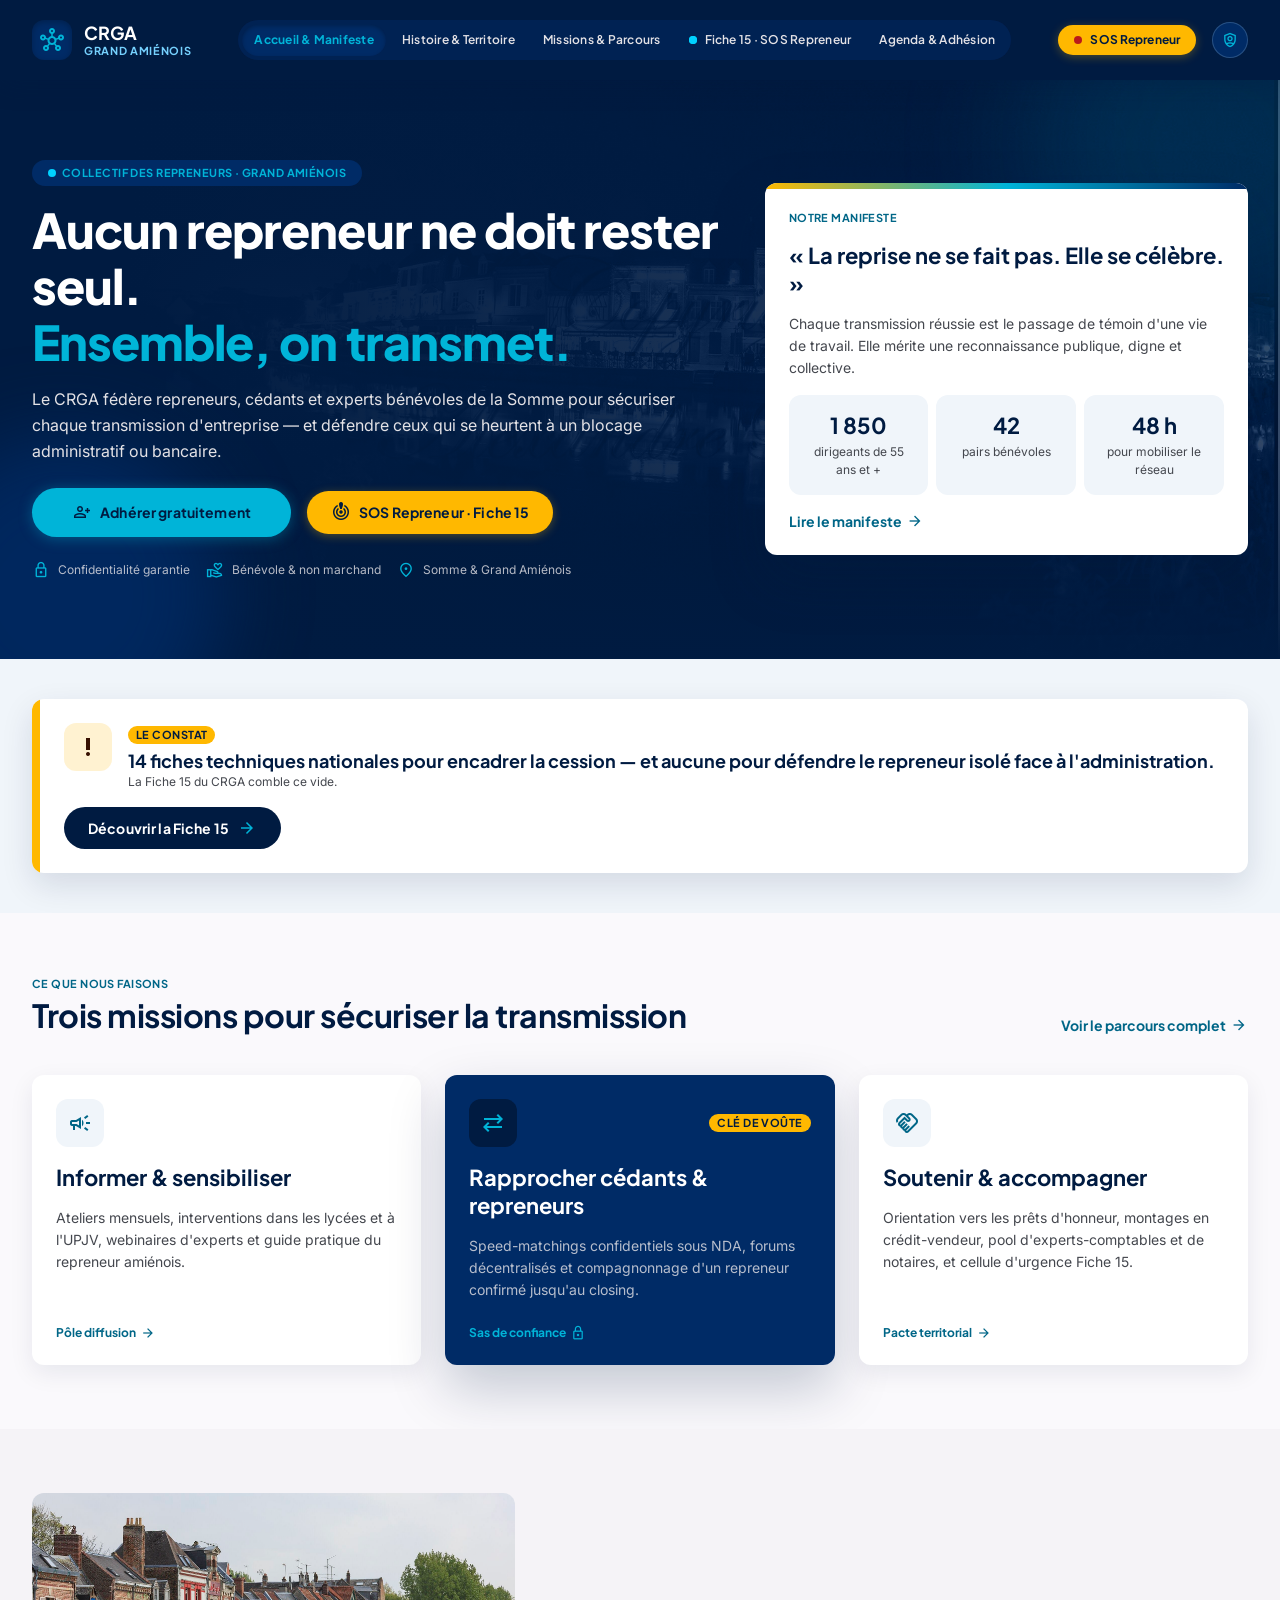
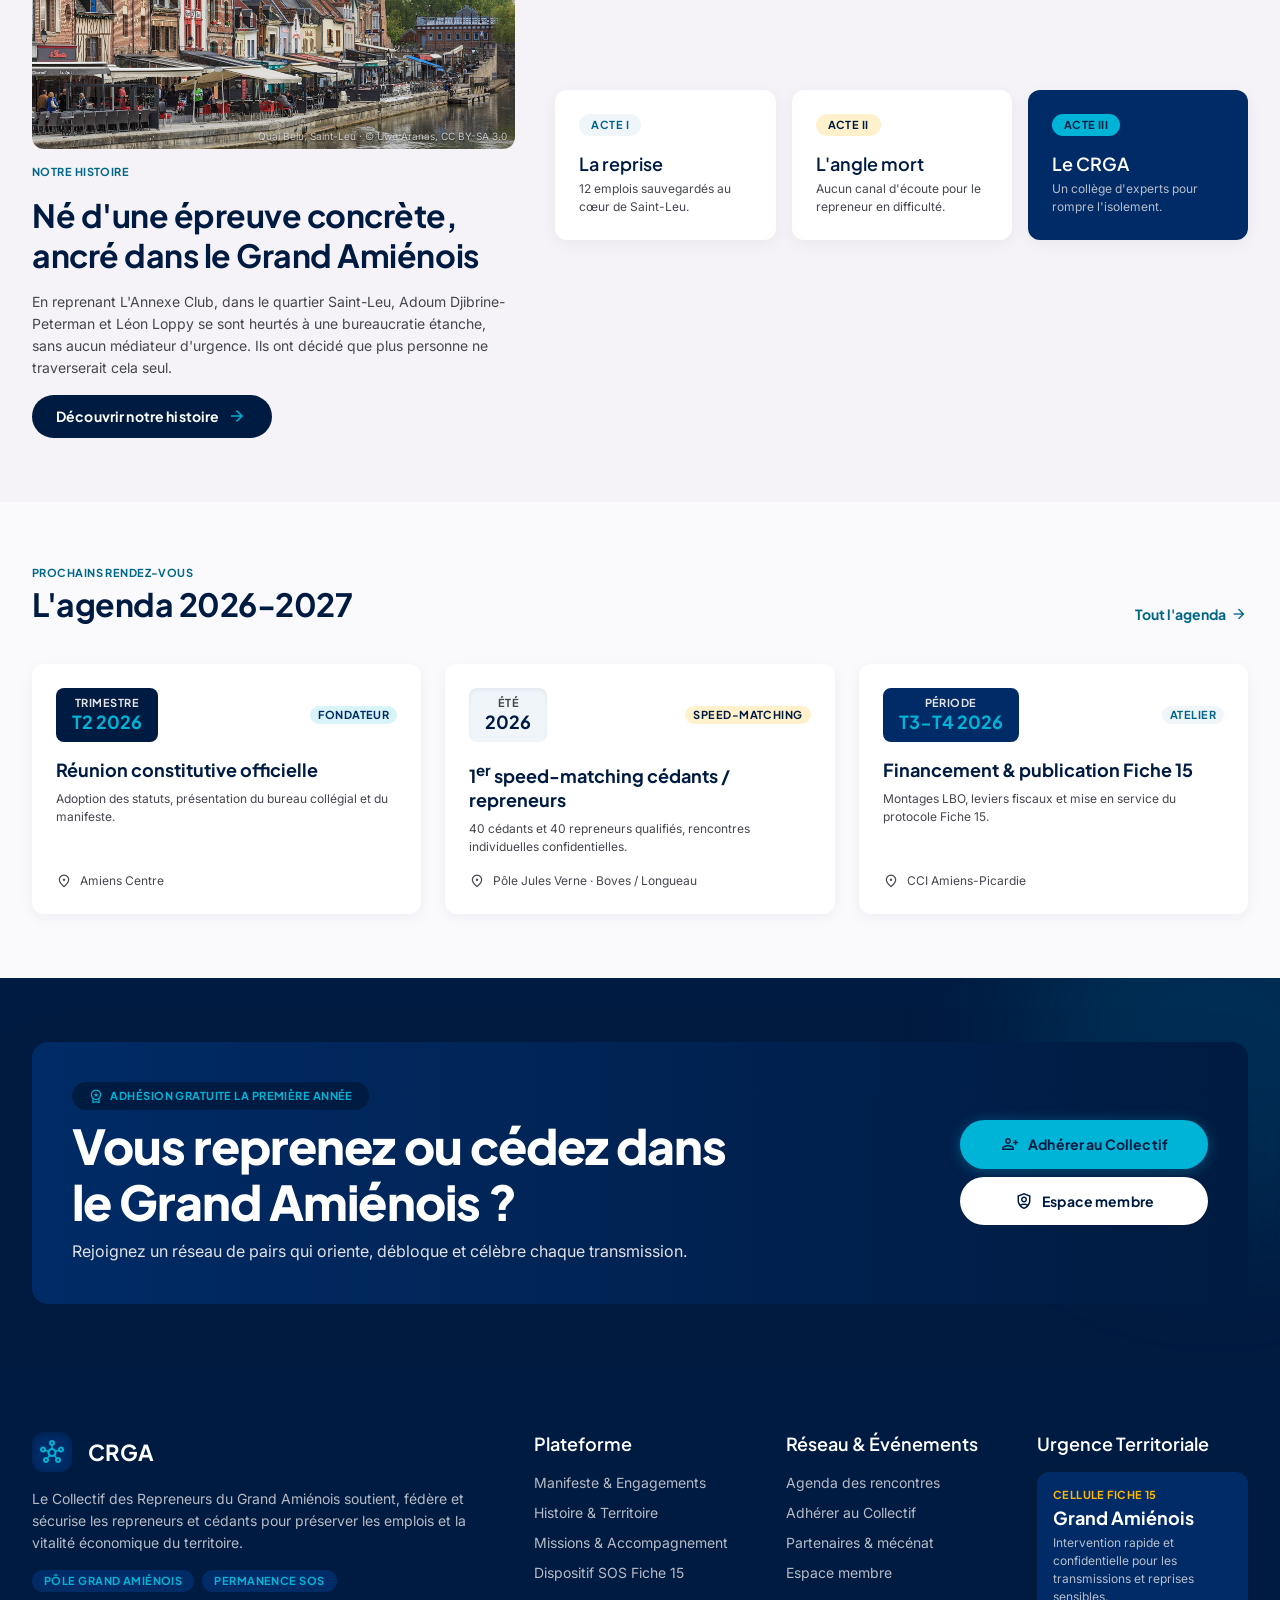
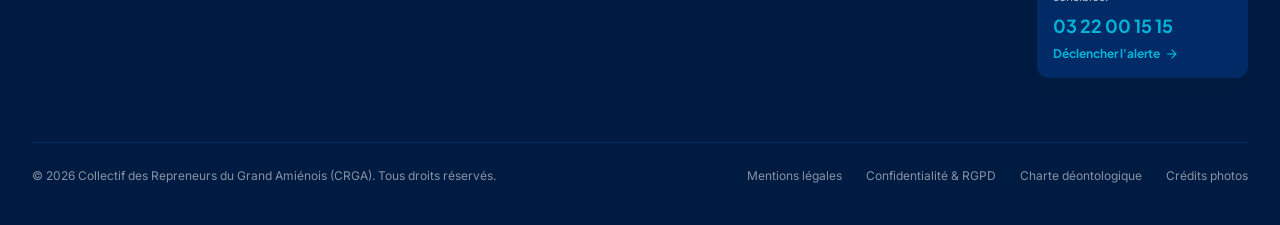
<file: index.html>
<!DOCTYPE html>
<html lang="fr">
<head>
  <meta charset="utf-8">
  <meta name="viewport" content="width=device-width, initial-scale=1">
  <title>CRGA — Collectif des Repreneurs du Grand Amiénois</title>
  <meta name="description" content="Le Collectif des Repreneurs du Grand Amiénois soutient, fédère et défend les repreneurs et cédants d'entreprises dans la Somme. Dispositif SOS Fiche 15.">
  <link rel="preconnect" href="https://fonts.googleapis.com">
  <link rel="preconnect" href="https://fonts.gstatic.com" crossorigin>
  <link href="https://fonts.googleapis.com/css2?family=Inter:wght@400;500;600;700&family=Plus+Jakarta+Sans:wght@500;600;700;800&display=swap" rel="stylesheet">
  <link href="https://fonts.googleapis.com/css2?family=Material+Symbols+Outlined:opsz,wght,FILL,GRAD@20..48,100..700,0..1,-50..200&display=block" rel="stylesheet">
  <link rel="stylesheet" href="style.css">
  <script src="main.js" defer></script>
</head>
<body data-page="accueil">
<main class="site-main">

  <!-- HERO -->
  <section class="section section--navy" style="padding:5rem 0">
    <div class="hero-bg"><img src="quai-belu-nuit.jpg" alt="" fetchpriority="high"></div>
    <div class="glow glow--cyan glow--tr"></div>
    <div class="glow glow--navy glow--bl"></div>
    <div class="container z1">
      <div class="grid grid-lg-12 grid--xl items-center">
        <div class="span-7 stack-md">
          <span class="pill pill--navy pill--lg c-vivid" style="align-self:flex-start"><span class="dot dot--vivid pulse"></span>Collectif des Repreneurs · Grand Amiénois</span>
          <h1 class="t-hero">Aucun repreneur ne doit rester seul.<br><span class="c-cyan">Ensemble, on transmet.</span></h1>
          <p class="t-lg c-on-navy mw-md">Le CRGA fédère repreneurs, cédants et experts bénévoles de la Somme pour sécuriser chaque transmission d'entreprise — et défendre ceux qui se heurtent à un blocage administratif ou bancaire.</p>
          <div class="row row--md row--wrap mt-sm">
            <a class="btn btn--cyan btn--lg" href="adhesion.html"><span class="ms">person_add</span>Adhérer gratuitement</a>
            <a class="btn btn--amber" href="fiche-15.html"><span class="ms">crisis_alert</span>SOS Repreneur · Fiche 15</a>
          </div>
          <div class="row row--wrap row--md t-sm c-on-navy-2 mt-sm">
            <span class="row"><span class="ms ms--18 c-cyan">lock</span>Confidentialité garantie</span>
            <span class="row"><span class="ms ms--18 c-cyan">volunteer_activism</span>Bénévole &amp; non marchand</span>
            <span class="row"><span class="ms ms--18 c-cyan">location_on</span>Somme &amp; Grand Amiénois</span>
          </div>
        </div>

        <div class="span-5">
          <div class="card card--shadow-xl stack-md" style="overflow:hidden">
            <div class="card__bar"></div>
            <span class="eyebrow c-secondary mt-xs">Notre manifeste</span>
            <p class="t-h2 c-navy">« La reprise ne se fait pas. Elle se célèbre. »</p>
            <p class="c-muted">Chaque transmission réussie est le passage de témoin d'une vie de travail. Elle mérite une reconnaissance publique, digne et collective.</p>
            <div class="grid grid-sm-3 grid--sm">
              <div class="card card--ice card--pad-md stack-xs center"><span class="t-h2 c-navy">1 850</span><span class="t-sm c-muted">dirigeants de 55 ans et +</span></div>
              <div class="card card--ice card--pad-md stack-xs center"><span class="t-h2 c-navy">42</span><span class="t-sm c-muted">pairs bénévoles</span></div>
              <div class="card card--ice card--pad-md stack-xs center"><span class="t-h2 c-navy">48 h</span><span class="t-sm c-muted">pour mobiliser le réseau</span></div>
            </div>
            <a class="link link--lg" href="agenda.html">Lire le manifeste <span class="ms ms--18">arrow_forward</span></a>
          </div>
        </div>
      </div>
    </div>
  </section>

  <!-- ALERTE FICHE 15 -->
  <section class="section section--sm section--ice">
    <div class="container">
      <div class="card card--shadow-lg reveal" style="overflow:hidden">
        <div class="card__side"></div>
        <div class="row row--between row--wrap row--md" style="padding-left:.5rem">
          <div class="row row--md row--top grow">
            <span class="icon-box icon-box--md icon-box--sq icon-box--amber" style="color:var(--tertiary-c)"><span class="ms ms--24">priority_high</span></span>
            <div>
              <span class="pill pill--amber pill--sm">Le constat</span>
              <p class="t-h3 bold c-navy mt-xs">14 fiches techniques nationales pour encadrer la cession — et aucune pour défendre le repreneur isolé face à l'administration.</p>
              <p class="t-sm c-muted">La Fiche 15 du CRGA comble ce vide.</p>
            </div>
          </div>
          <a class="btn btn--navy" href="fiche-15.html">Découvrir la Fiche 15<span class="ms ms--18 c-cyan">arrow_forward</span></a>
        </div>
      </div>
    </div>
  </section>

  <!-- 3 MISSIONS -->
  <section class="section section--surface">
    <div class="container">
      <div class="section-head section-head--split">
        <div class="stack-xs">
          <span class="eyebrow c-secondary">Ce que nous faisons</span>
          <h2 class="t-h1 c-navy">Trois missions pour sécuriser la transmission</h2>
        </div>
        <a class="link link--lg" href="missions.html">Voir le parcours complet <span class="ms ms--18">arrow_forward</span></a>
      </div>

      <div class="grid grid-lg-3">
        <a class="card card--shadow-md card--hover card--fill reveal" href="missions.html">
          <div class="stack-md">
            <span class="icon-box icon-box--md icon-box--sq"><span class="ms ms--24">campaign</span></span>
            <h3 class="t-h2 c-navy">Informer &amp; sensibiliser</h3>
            <p class="c-muted">Ateliers mensuels, interventions dans les lycées et à l'UPJV, webinaires d'experts et guide pratique du repreneur amiénois.</p>
          </div>
          <span class="link mt-lg">Pôle diffusion <span class="ms ms--16">arrow_forward</span></span>
        </a>
        <a class="card card--navy-surface card--shadow-xl card--hover card--fill reveal" href="missions.html">
          <div class="stack-md">
            <div class="row row--between">
              <span class="icon-box icon-box--md icon-box--sq icon-box--navy"><span class="ms ms--24">sync_alt</span></span>
              <span class="pill pill--amber pill--sm">Clé de voûte</span>
            </div>
            <h3 class="t-h2">Rapprocher cédants &amp; repreneurs</h3>
            <p class="c-on-navy-2">Speed-matchings confidentiels sous NDA, forums décentralisés et compagnonnage d'un repreneur confirmé jusqu'au closing.</p>
          </div>
          <span class="link link--cyan mt-lg">Sas de confiance <span class="ms ms--16">lock</span></span>
        </a>
        <a class="card card--shadow-md card--hover card--fill reveal" href="missions.html">
          <div class="stack-md">
            <span class="icon-box icon-box--md icon-box--sq"><span class="ms ms--24">handshake</span></span>
            <h3 class="t-h2 c-navy">Soutenir &amp; accompagner</h3>
            <p class="c-muted">Orientation vers les prêts d'honneur, montages en crédit-vendeur, pool d'experts-comptables et de notaires, et cellule d'urgence Fiche 15.</p>
          </div>
          <span class="link mt-lg">Pacte territorial <span class="ms ms--16">arrow_forward</span></span>
        </a>
      </div>
    </div>
  </section>

  <!-- HISTOIRE -->
  <section class="section section--low">
    <div class="container">
      <div class="grid grid-lg-12 grid--xl items-center">
        <div class="span-5 stack-md">
          <figure class="media media--h64" style="margin:0">
            <img loading="lazy" src="quai-belu.jpg" alt="Les façades colorées du quai Belu, quartier Saint-Leu à Amiens">
            <figcaption class="photo-credit">Quai Belu, Saint-Leu · © Uwe Aranas, CC BY-SA 3.0</figcaption>
          </figure>
          <span class="eyebrow c-secondary">Notre histoire</span>
          <h2 class="t-h1 c-navy">Né d'une épreuve concrète, ancré dans le Grand Amiénois</h2>
          <p class="c-muted">En reprenant L'Annexe Club, dans le quartier Saint-Leu, Adoum Djibrine-Peterman et Léon Loppy se sont heurtés à une bureaucratie étanche, sans aucun médiateur d'urgence. Ils ont décidé que plus personne ne traverserait cela seul.</p>
          <a class="btn btn--navy" href="histoire.html" style="align-self:flex-start">Découvrir notre histoire<span class="ms ms--18 c-cyan">arrow_forward</span></a>
        </div>
        <div class="span-7 grid grid-sm-3 grid--md">
          <div class="card card--fill reveal">
            <span class="pill pill--ice" style="align-self:flex-start">Acte I</span>
            <h3 class="t-h3 c-navy mt-md">La reprise</h3>
            <p class="t-sm c-muted mt-xs">12 emplois sauvegardés au cœur de Saint-Leu.</p>
          </div>
          <div class="card card--fill reveal">
            <span class="pill pill--amber-soft" style="align-self:flex-start">Acte II</span>
            <h3 class="t-h3 c-navy mt-md">L'angle mort</h3>
            <p class="t-sm c-muted mt-xs">Aucun canal d'écoute pour le repreneur en difficulté.</p>
          </div>
          <div class="card card--navy-surface card--fill reveal">
            <span class="pill pill--cyan" style="align-self:flex-start">Acte III</span>
            <h3 class="t-h3 mt-md">Le CRGA</h3>
            <p class="t-sm c-on-navy-2 mt-xs">Un collège d'experts pour rompre l'isolement.</p>
          </div>
        </div>
      </div>
    </div>
  </section>

  <!-- AGENDA -->
  <section class="section section--surface">
    <div class="container">
      <div class="section-head section-head--split">
        <div class="stack-xs">
          <span class="eyebrow c-secondary">Prochains rendez-vous</span>
          <h2 class="t-h1 c-navy">L'agenda 2026-2027</h2>
        </div>
        <a class="link link--lg" href="agenda.html#agenda">Tout l'agenda <span class="ms ms--18">arrow_forward</span></a>
      </div>
      <div class="grid grid-md-3">
        <article class="card card--hover card--fill reveal">
          <div class="stack-sm">
            <div class="row row--between"><span class="event__date event__date--navy" style="min-width:auto"><span class="eyebrow">Trimestre</span><span class="t-h3 bold">T2 2026</span></span><span class="pill pill--cyan-soft-dark pill--sm">Fondateur</span></div>
            <h3 class="t-h3 bold c-navy mt-sm">Réunion constitutive officielle</h3>
            <p class="t-sm c-muted">Adoption des statuts, présentation du bureau collégial et du manifeste.</p>
          </div>
          <span class="row t-sm c-muted mt-md"><span class="ms ms--16">location_on</span>Amiens Centre</span>
        </article>
        <article class="card card--hover card--fill reveal">
          <div class="stack-sm">
            <div class="row row--between"><span class="event__date" style="min-width:auto"><span class="eyebrow">Été</span><span class="t-h3 bold">2026</span></span><span class="pill pill--amber-soft pill--sm">Speed-matching</span></div>
            <h3 class="t-h3 bold c-navy mt-sm">1<sup>er</sup> speed-matching cédants / repreneurs</h3>
            <p class="t-sm c-muted">40 cédants et 40 repreneurs qualifiés, rencontres individuelles confidentielles.</p>
          </div>
          <span class="row t-sm c-muted mt-md"><span class="ms ms--16">location_on</span>Pôle Jules Verne · Boves / Longueau</span>
        </article>
        <article class="card card--hover card--fill reveal">
          <div class="stack-sm">
            <div class="row row--between"><span class="event__date event__date--navy-surface" style="min-width:auto"><span class="eyebrow">Période</span><span class="t-h3 bold">T3-T4 2026</span></span><span class="pill pill--ice pill--sm">Atelier</span></div>
            <h3 class="t-h3 bold c-navy mt-sm">Financement &amp; publication Fiche 15</h3>
            <p class="t-sm c-muted">Montages LBO, leviers fiscaux et mise en service du protocole Fiche 15.</p>
          </div>
          <span class="row t-sm c-muted mt-md"><span class="ms ms--16">location_on</span>CCI Amiens-Picardie</span>
        </article>
      </div>
    </div>
  </section>

  <!-- CTA FINAL -->
  <section class="section section--navy">
    <div class="glow glow--cyan glow--tr"></div>
    <div class="container z1">
      <div class="card card--pad-lg card--shadow-xl row row--between row--wrap row--lg" style="background:linear-gradient(90deg,var(--navy-surface),var(--navy-deep));color:#fff;border-radius:var(--r-lg)">
        <div class="stack-sm mw-md">
          <span class="pill pill--navy-deep pill--lg c-amber" style="align-self:flex-start"><span class="ms ms--16">workspace_premium</span>Adhésion gratuite la première année</span>
          <h2 class="t-hero">Vous reprenez ou cédez dans le Grand Amiénois ?</h2>
          <p class="t-lg c-on-navy">Rejoignez un réseau de pairs qui oriente, débloque et célèbre chaque transmission.</p>
        </div>
        <div class="stack-sm">
          <a class="btn btn--cyan btn--lg" href="adhesion.html"><span class="ms">person_add</span>Adhérer au Collectif</a>
          <a class="btn btn--light btn--lg" href="connexion.html"><span class="ms">shield_person</span>Espace membre</a>
        </div>
      </div>
    </div>
  </section>

</main>
</body>
</html>
</file>
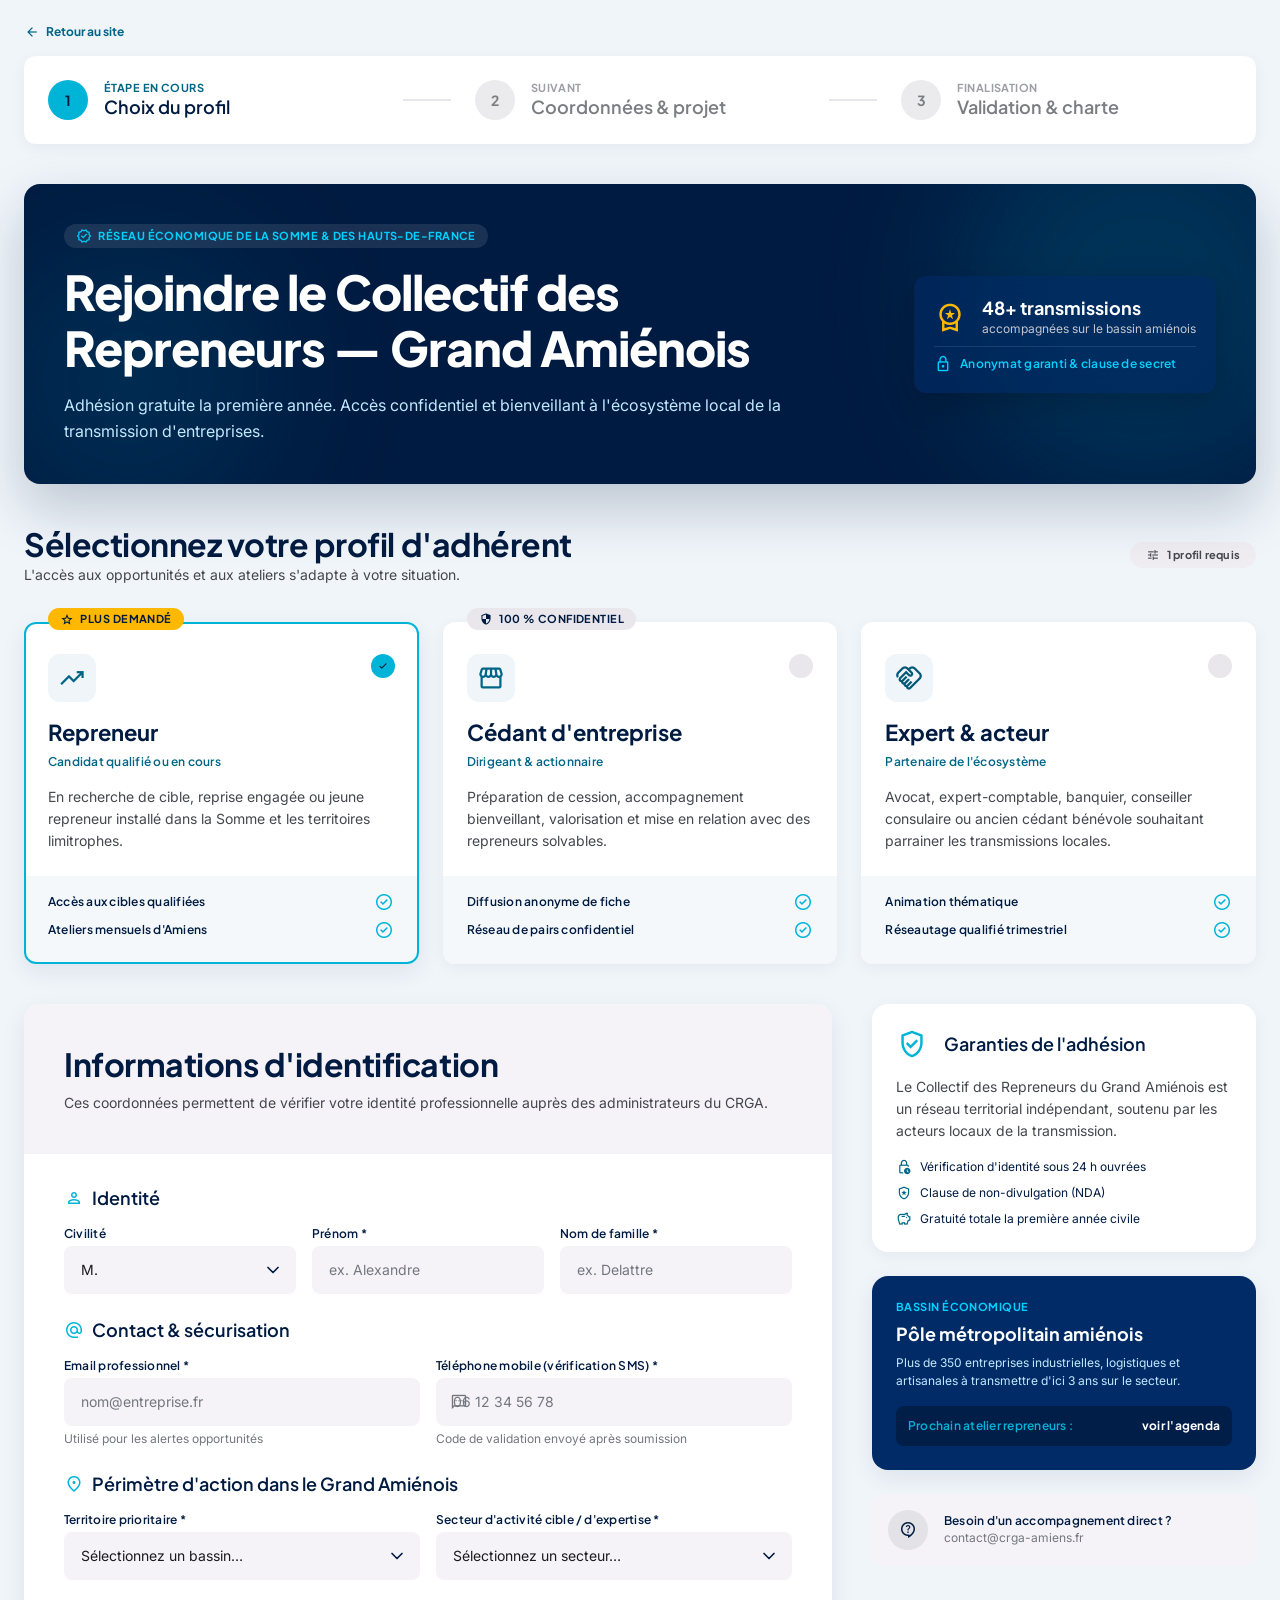
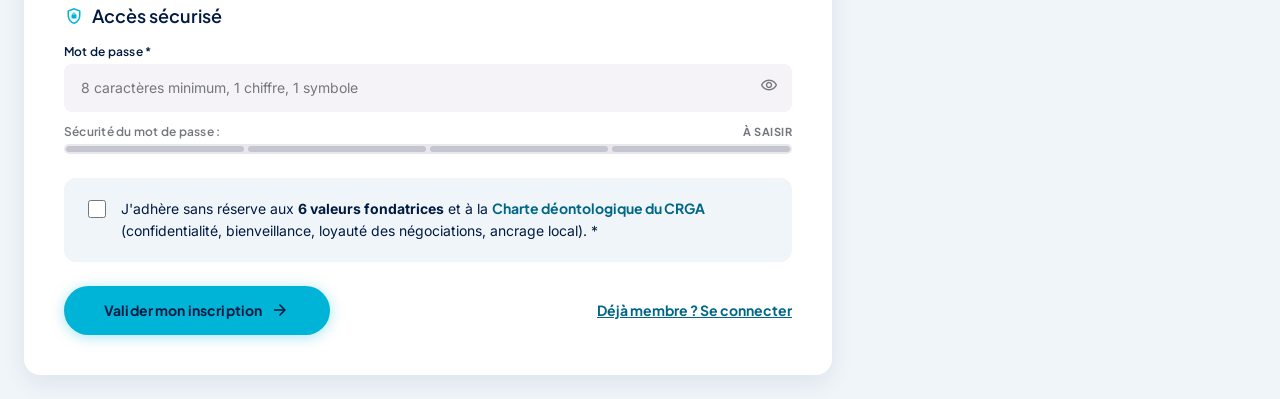
<file: adhesion.html>
<!DOCTYPE html>
<html lang="fr">
<head>
  <meta charset="utf-8">
  <meta name="viewport" content="width=device-width, initial-scale=1">
  <title>Adhérer au Collectif — CRGA Grand Amiénois</title>
  <meta name="description" content="Rejoindre le Collectif des Repreneurs du Grand Amiénois : adhésion gratuite la première année pour repreneurs, cédants et experts.">
  <link rel="preconnect" href="https://fonts.googleapis.com">
  <link rel="preconnect" href="https://fonts.gstatic.com" crossorigin>
  <link href="https://fonts.googleapis.com/css2?family=Inter:wght@400;500;600;700&family=Plus+Jakarta+Sans:wght@500;600;700;800&display=swap" rel="stylesheet">
  <link href="https://fonts.googleapis.com/css2?family=Material+Symbols+Outlined:opsz,wght,FILL,GRAD@20..48,100..700,0..1,-50..200&display=block" rel="stylesheet">
  <link rel="stylesheet" href="style.css">
  <script src="main.js" defer></script>
</head>
<body class="blank-page" data-page="adhesion" data-layout="blank">
<main class="blank-main" style="align-items:flex-start">
  <div class="container" style="padding:0">
    <a class="back-home" href="index.html"><span class="ms ms--16">arrow_back</span>Retour au site</a>

    <!-- Stepper -->
    <div class="card mb-xl">
      <ol class="stepper" style="list-style:none;margin:0;padding:0">
        <li class="stepper__item">
          <span class="num-badge num-badge--cyan" style="font-size:14px">1</span>
          <div><span class="eyebrow c-secondary" style="display:block">Étape en cours</span><span class="t-h3 c-navy">Choix du profil</span></div>
        </li>
        <li class="stepper__line" aria-hidden="true"></li>
        <li class="stepper__item is-pending">
          <span class="num-badge num-badge--grey" style="font-size:14px">2</span>
          <div><span class="eyebrow c-outline" style="display:block">Suivant</span><span class="t-h3 c-muted">Coordonnées &amp; projet</span></div>
        </li>
        <li class="stepper__line" aria-hidden="true"></li>
        <li class="stepper__item is-pending">
          <span class="num-badge num-badge--grey" style="font-size:14px">3</span>
          <div><span class="eyebrow c-outline" style="display:block">Finalisation</span><span class="t-h3 c-muted">Validation &amp; charte</span></div>
        </li>
      </ol>
    </div>

    <!-- Bandeau d'accueil -->
    <div class="card card--navy card--pad-lg card--shadow-xl mb-xl" style="border-radius:var(--r-lg)">
      <div class="glow glow--cyan" style="width:24rem;height:24rem;top:-5rem;right:-5rem;background:rgba(0,180,216,.15)"></div>
      <div class="glow glow--teal" style="width:18rem;height:18rem;bottom:-2.5rem;left:-2.5rem"></div>
      <div class="row row--between row--wrap z1" style="gap:2rem">
        <div class="mw-lg">
          <span class="pill pill--white-glass mb-md"><span class="ms ms--16">verified</span>Réseau économique de la Somme &amp; des Hauts-de-France</span>
          <h1 class="t-hero mb-md">Rejoindre le Collectif des Repreneurs — Grand Amiénois</h1>
          <p class="t-lg" style="color:var(--secondary-fixed)">Adhésion gratuite la première année. Accès confidentiel et bienveillant à l'écosystème local de la transmission d'entreprises.</p>
        </div>
        <div class="card card--glass card--pad-md stack-sm" style="min-width:260px;padding:1.25rem">
          <div class="row row--md">
            <span class="ms ms--32 c-amber">workspace_premium</span>
            <div><div class="t-h3 bold">48+ transmissions</div><div class="t-sm" style="color:var(--outline-v)">accompagnées sur le bassin amiénois</div></div>
          </div>
          <hr class="divider divider--navy">
          <span class="row label-md c-vivid"><span class="ms ms--18">lock</span>Anonymat garanti &amp; clause de secret</span>
        </div>
      </div>
    </div>

    <!-- Choix du profil -->
    <section class="mb-xl" aria-labelledby="profil-title">
      <div class="row row--between mb-lg">
        <div>
          <h2 class="t-h1 c-navy" id="profil-title">Sélectionnez votre profil d'adhérent</h2>
          <p class="c-muted">L'accès aux opportunités et aux ateliers s'adapte à votre situation.</p>
        </div>
        <span class="pill pill--grey pill--lg pill--plain shrink-0"><span class="ms ms--14">tune</span>1 profil requis</span>
      </div>

      <div class="grid grid-md-3" role="radiogroup" aria-label="Profil d'adhérent" style="padding-top:.75rem">
        <div class="card card--fill profile-card is-selected" role="radio" aria-checked="true" tabindex="0" data-profile="repreneur">
          <span class="profile-card__ribbon pill pill--amber"><span class="ms ms--14">star</span>Plus demandé</span>
          <div>
            <div class="row row--between row--top mt-sm mb-md">
              <span class="icon-box icon-box--md icon-box--sq c-cyan"><span class="ms ms--28">trending_up</span></span>
              <span class="profile-card__radio"><span class="ms ms--14">check</span></span>
            </div>
            <h3 class="t-h2 c-navy" style="margin-bottom:.5rem">Repreneur</h3>
            <p class="label-md c-secondary mb-md">Candidat qualifié ou en cours</p>
            <p class="c-muted">En recherche de cible, reprise engagée ou jeune repreneur installé dans la Somme et les territoires limitrophes.</p>
          </div>
          <div class="profile-card__foot stack-sm label-md c-navy">
            <div class="row row--between">Accès aux cibles qualifiées<span class="ms c-cyan">check_circle</span></div>
            <div class="row row--between">Ateliers mensuels d'Amiens<span class="ms c-cyan">check_circle</span></div>
          </div>
        </div>

        <div class="card card--fill profile-card" role="radio" aria-checked="false" tabindex="0" data-profile="cedant">
          <span class="profile-card__ribbon pill pill--grey" style="background:var(--high);color:var(--navy-deep)"><span class="ms ms--14">security</span>100 % confidentiel</span>
          <div>
            <div class="row row--between row--top mt-sm mb-md">
              <span class="icon-box icon-box--md icon-box--sq"><span class="ms ms--28">storefront</span></span>
              <span class="profile-card__radio"><span class="ms ms--14">check</span></span>
            </div>
            <h3 class="t-h2 c-navy" style="margin-bottom:.5rem">Cédant d'entreprise</h3>
            <p class="label-md c-secondary mb-md">Dirigeant &amp; actionnaire</p>
            <p class="c-muted">Préparation de cession, accompagnement bienveillant, valorisation et mise en relation avec des repreneurs solvables.</p>
          </div>
          <div class="profile-card__foot stack-sm label-md c-navy">
            <div class="row row--between">Diffusion anonyme de fiche<span class="ms c-cyan">check_circle</span></div>
            <div class="row row--between">Réseau de pairs confidentiel<span class="ms c-cyan">check_circle</span></div>
          </div>
        </div>

        <div class="card card--fill profile-card" role="radio" aria-checked="false" tabindex="0" data-profile="expert">
          <div>
            <div class="row row--between row--top mt-sm mb-md">
              <span class="icon-box icon-box--md icon-box--sq" style="color:var(--on-secondary-c)"><span class="ms ms--28">handshake</span></span>
              <span class="profile-card__radio"><span class="ms ms--14">check</span></span>
            </div>
            <h3 class="t-h2 c-navy" style="margin-bottom:.5rem">Expert &amp; acteur</h3>
            <p class="label-md c-secondary mb-md">Partenaire de l'écosystème</p>
            <p class="c-muted">Avocat, expert-comptable, banquier, conseiller consulaire ou ancien cédant bénévole souhaitant parrainer les transmissions locales.</p>
          </div>
          <div class="profile-card__foot stack-sm label-md c-navy">
            <div class="row row--between">Animation thématique<span class="ms c-cyan">check_circle</span></div>
            <div class="row row--between">Réseautage qualifié trimestriel<span class="ms c-cyan">check_circle</span></div>
          </div>
        </div>
      </div>
    </section>

    <!-- Formulaire + panneau latéral -->
    <div class="grid grid-lg-12 grid--xl items-start">
      <div class="span-8 card card--pad-lg card--shadow-md" style="border-radius:var(--r-lg)">
        <div class="card-head">
          <h2 class="t-h1 c-navy mb-md" style="margin-bottom:.5rem">Informations d'identification</h2>
          <p class="c-muted">Ces coordonnées permettent de vérifier votre identité professionnelle auprès des administrateurs du CRGA.</p>
        </div>

        <form class="form" data-form data-success="signup-success" data-toast="Demande d'adhésion envoyée au CRGA.">
          <input type="hidden" id="profile-input" name="profil" value="repreneur">

          <fieldset style="border:0;padding:0;margin:0">
            <legend class="row t-h3 c-navy mb-md" style="padding:0"><span class="ms c-cyan">person</span>Identité</legend>
            <div class="grid grid--md" style="grid-template-columns:repeat(auto-fit,minmax(140px,1fr))">
              <div class="field">
                <label class="field__label" for="civ">Civilité</label>
                <select class="select" id="civ" name="civilite"><option>M.</option><option>Mme</option><option>Autre / ne pas préciser</option></select>
              </div>
              <div class="field">
                <label class="field__label" for="prenom">Prénom *</label>
                <input class="input" id="prenom" name="prenom" placeholder="ex. Alexandre" autocomplete="given-name" required>
              </div>
              <div class="field">
                <label class="field__label" for="nom">Nom de famille *</label>
                <input class="input" id="nom" name="nom" placeholder="ex. Delattre" autocomplete="family-name" required>
              </div>
            </div>
          </fieldset>

          <fieldset style="border:0;padding:0;margin:0">
            <legend class="row t-h3 c-navy mb-md" style="padding:0"><span class="ms c-cyan">alternate_email</span>Contact &amp; sécurisation</legend>
            <div class="grid grid-sm-2 grid--md">
              <div class="field">
                <label class="field__label" for="mail">Email professionnel *</label>
                <input class="input" id="mail" name="email" type="email" placeholder="nom@entreprise.fr" autocomplete="email" required>
                <span class="field__hint">Utilisé pour les alertes opportunités</span>
              </div>
              <div class="field">
                <label class="field__label" for="tel">Téléphone mobile (vérification SMS) *</label>
                <div class="input-wrap">
                  <input class="input" id="tel" name="telephone" type="tel" placeholder="06 12 34 56 78" autocomplete="tel" required style="padding-left:1rem;padding-right:2.5rem">
                  <span class="ms ms--16 input-wrap__icon-right">sms</span>
                </div>
                <span class="field__hint">Code de validation envoyé après soumission</span>
              </div>
            </div>
          </fieldset>

          <fieldset style="border:0;padding:0;margin:0">
            <legend class="row t-h3 c-navy mb-md" style="padding:0"><span class="ms c-cyan">location_on</span>Périmètre d'action dans le Grand Amiénois</legend>
            <div class="grid grid-sm-2 grid--md">
              <div class="field">
                <label class="field__label" for="territoire">Territoire prioritaire *</label>
                <select class="select" id="territoire" name="territoire" required>
                  <option value="" disabled selected>Sélectionnez un bassin…</option>
                  <option value="amiens-metropole">Amiens Métropole (agglomération)</option>
                  <option value="coquelicot">Pays du Coquelicot (Albert / Bray)</option>
                  <option value="picardie-industrielle">Picardie industrielle &amp; maritime</option>
                  <option value="communes-rurales">Communes rurales du Grand Amiénois</option>
                  <option value="autre-somme">Autre secteur dans la Somme (80)</option>
                </select>
              </div>
              <div class="field">
                <label class="field__label" for="secteur">Secteur d'activité cible / d'expertise *</label>
                <select class="select" id="secteur" name="secteur" required>
                  <option value="" disabled selected>Sélectionnez un secteur…</option>
                  <option value="industrie">Industrie &amp; métallurgie</option>
                  <option value="commerce">Commerce &amp; distribution</option>
                  <option value="services">Services B2B &amp; numérique</option>
                  <option value="btp">BTP &amp; construction</option>
                  <option value="agro">Agroalimentaire &amp; terroir picard</option>
                </select>
              </div>
            </div>
          </fieldset>

          <fieldset style="border:0;padding:0;margin:0">
            <legend class="row t-h3 c-navy mb-md" style="padding:0"><span class="ms c-cyan">shield_lock</span>Accès sécurisé</legend>
            <div class="field">
              <label class="field__label" for="password-input">Mot de passe *</label>
              <div class="input-wrap input-wrap--btn">
                <input class="input" id="password-input" name="password" type="password" minlength="8" placeholder="8 caractères minimum, 1 chiffre, 1 symbole" autocomplete="new-password" required data-strength style="padding-left:1rem">
                <button class="input-wrap__btn" type="button" data-toggle-password="password-input" aria-label="Afficher le mot de passe"><span class="ms ms--18">visibility</span></button>
              </div>
              <div class="mt-sm">
                <div class="row row--between mb-md" style="margin-bottom:.25rem">
                  <span class="label-md c-outline">Sécurité du mot de passe :</span>
                  <span class="eyebrow c-outline" id="strength-text" aria-live="polite">À saisir</span>
                </div>
                <div class="strength" id="strength-bars"><span></span><span></span><span></span><span></span></div>
              </div>
            </div>
          </fieldset>

          <label class="check check-box" style="padding:1.25rem;border-radius:var(--r-md)">
            <input type="checkbox" name="charte" required>
            <span class="c-navy">J'adhère sans réserve aux <strong>6 valeurs fondatrices</strong> et à la <a class="link link--lg" style="display:inline" href="missions.html#charte" target="_blank">Charte déontologique du CRGA</a> (confidentialité, bienveillance, loyauté des négociations, ancrage local). *</span>
          </label>

          <div class="row row--between row--wrap row--md">
            <button class="btn btn--cyan btn--lg" type="submit">Valider mon inscription<span class="ms">arrow_forward</span></button>
            <a class="link link--lg" style="text-decoration:underline" href="connexion.html">Déjà membre ? Se connecter</a>
          </div>

          <div class="form-success" id="signup-success" role="status">
            <span class="ms ms--28 c-secondary">mark_email_read</span>
            <span><strong>Demande envoyée.</strong> Votre identité sera vérifiée sous 24 h ouvrées ; un code de validation vous sera envoyé par SMS.</span>
          </div>
        </form>
      </div>

      <aside class="span-4 stack-lg">
        <div class="card" style="border-radius:var(--r-lg)">
          <div class="row row--md mb-md">
            <span class="ms ms--32 c-cyan">verified_user</span>
            <h3 class="t-h3 c-navy">Garanties de l'adhésion</h3>
          </div>
          <p class="c-muted mb-md">Le Collectif des Repreneurs du Grand Amiénois est un réseau territorial indépendant, soutenu par les acteurs locaux de la transmission.</p>
          <ul class="stack-sm t-sm c-navy">
            <li class="row"><span class="ms ms--16 c-secondary">lock_clock</span>Vérification d'identité sous 24 h ouvrées</li>
            <li class="row"><span class="ms ms--16 c-secondary">local_police</span>Clause de non-divulgation (NDA)</li>
            <li class="row"><span class="ms ms--16 c-secondary">savings</span>Gratuité totale la première année civile</li>
          </ul>
        </div>

        <div class="card card--navy-surface card--shadow-md" style="border-radius:var(--r-lg)">
          <div class="eyebrow c-vivid mb-md" style="margin-bottom:.5rem">Bassin économique</div>
          <div class="t-h3 bold" style="margin-bottom:.5rem">Pôle métropolitain amiénois</div>
          <p class="t-sm mb-md" style="color:var(--secondary-fixed)">Plus de 350 entreprises industrielles, logistiques et artisanales à transmettre d'ici 3 ans sur le secteur.</p>
          <div class="row row--between label-md c-cyan" style="background:rgba(0,27,65,.8);padding:.75rem;border-radius:var(--r)">
            <span>Prochain atelier repreneurs :</span><span class="bold c-white">voir l'agenda</span>
          </div>
        </div>

        <a class="card card--low card--pad-md row row--md" href="mailto:contact@crga-amiens.fr">
          <span class="icon-box" style="background:var(--highest);color:var(--navy-deep)"><span class="ms">contact_support</span></span>
          <div>
            <div class="label-md c-navy">Besoin d'un accompagnement direct ?</div>
            <div class="t-sm c-outline">contact@crga-amiens.fr</div>
          </div>
        </a>
      </aside>
    </div>
  </div>
</main>
</body>
</html>
</file>
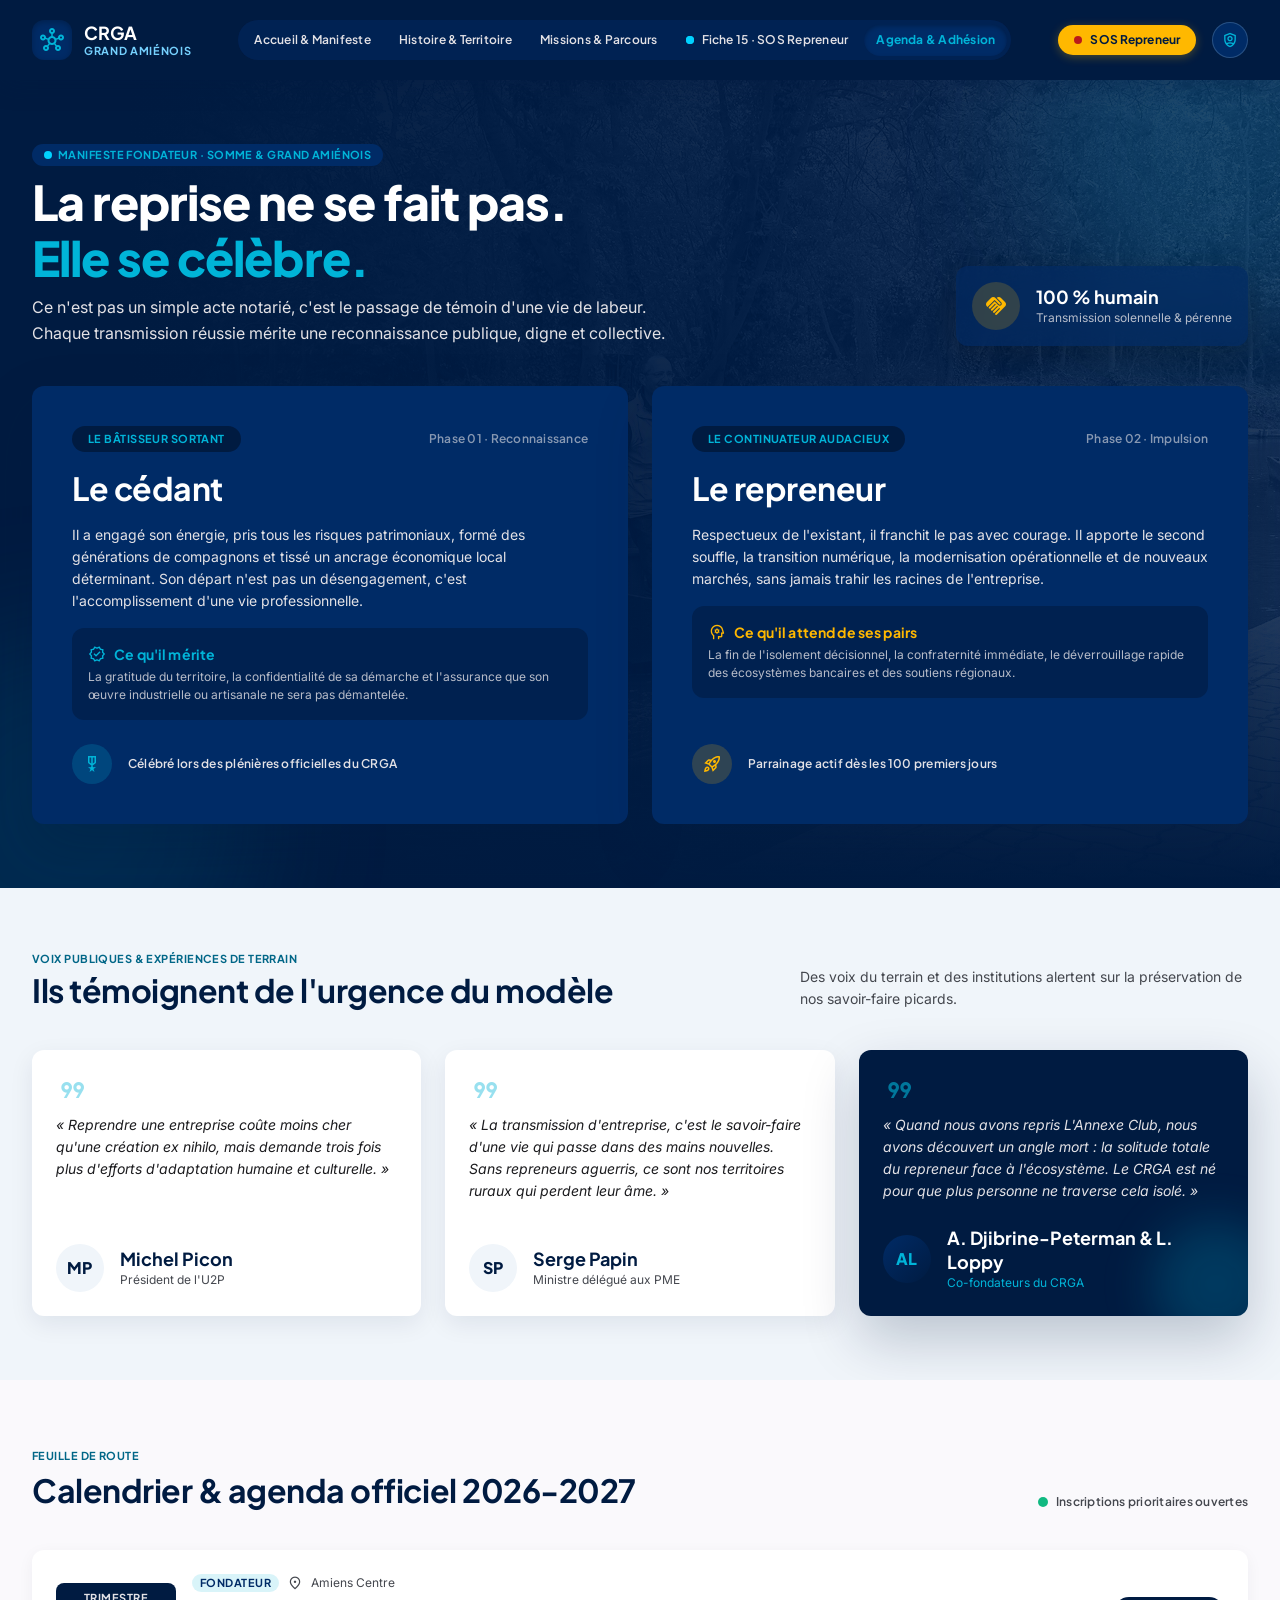
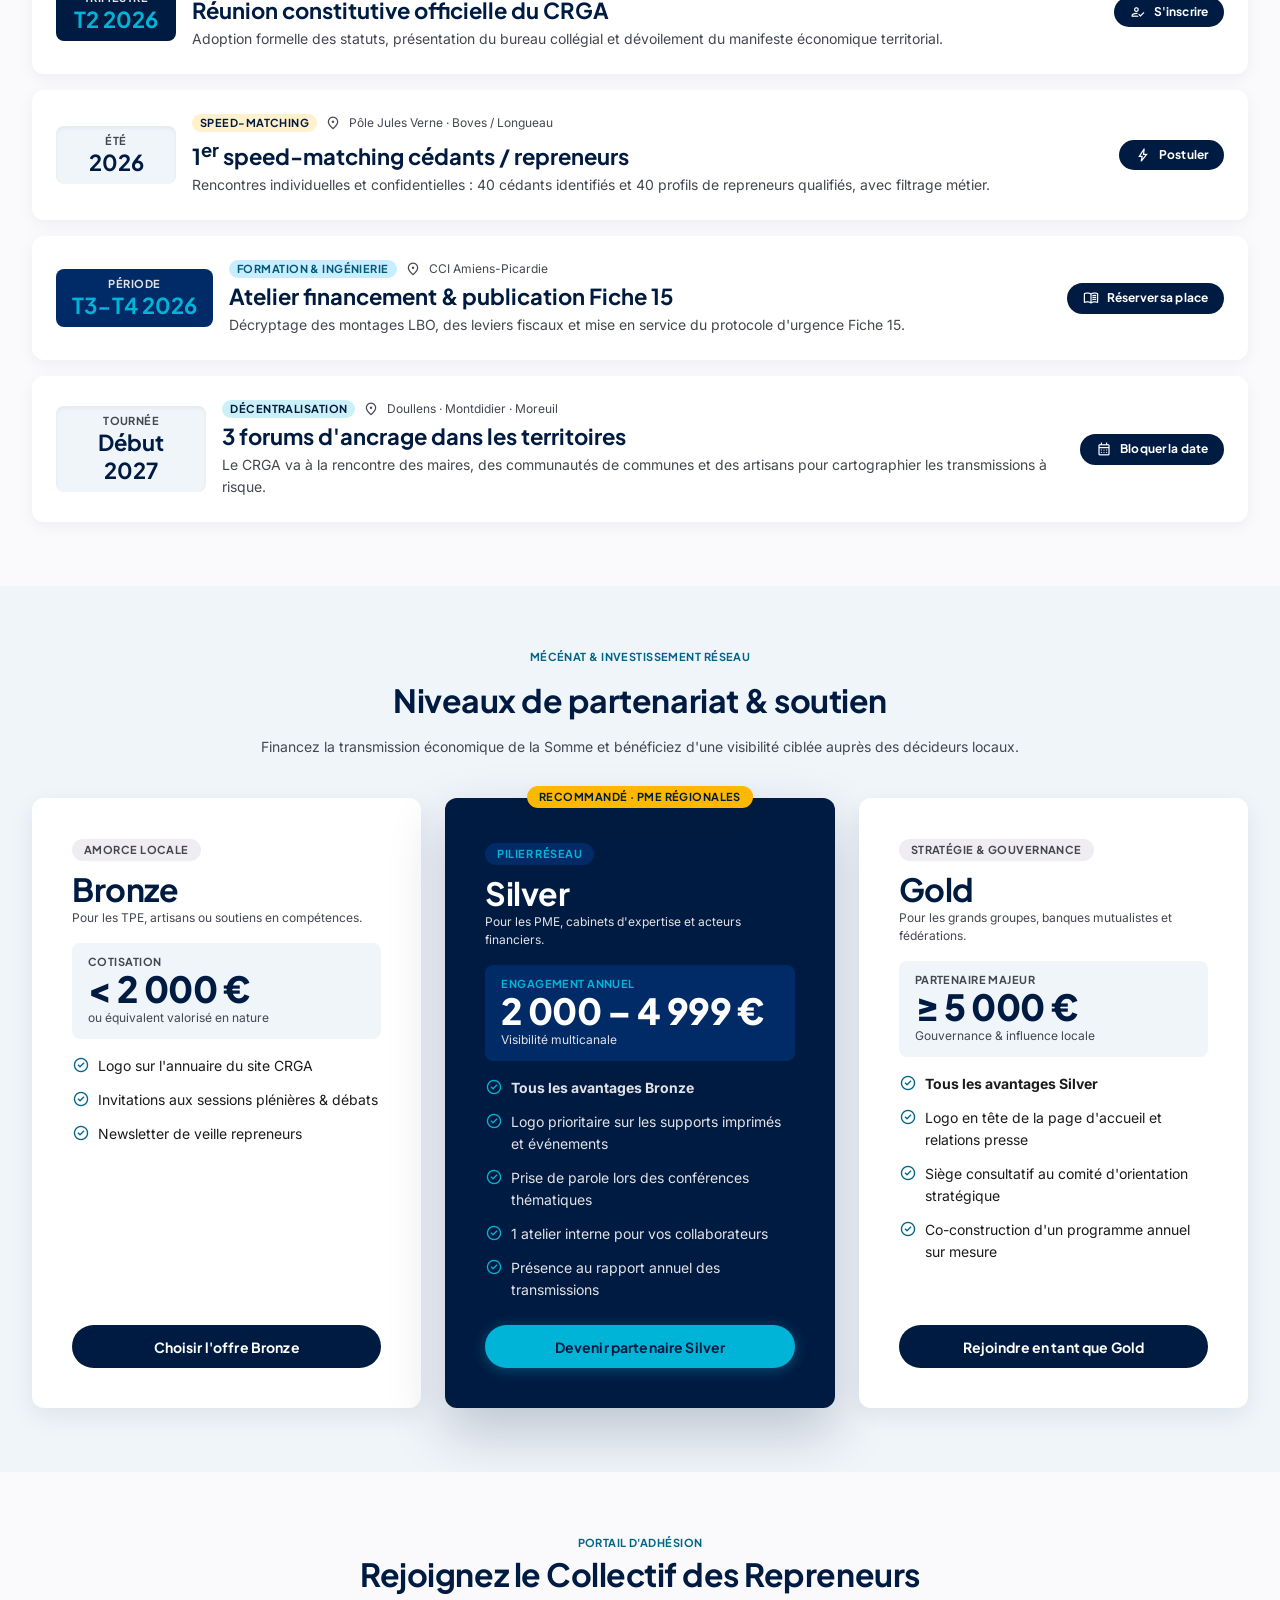
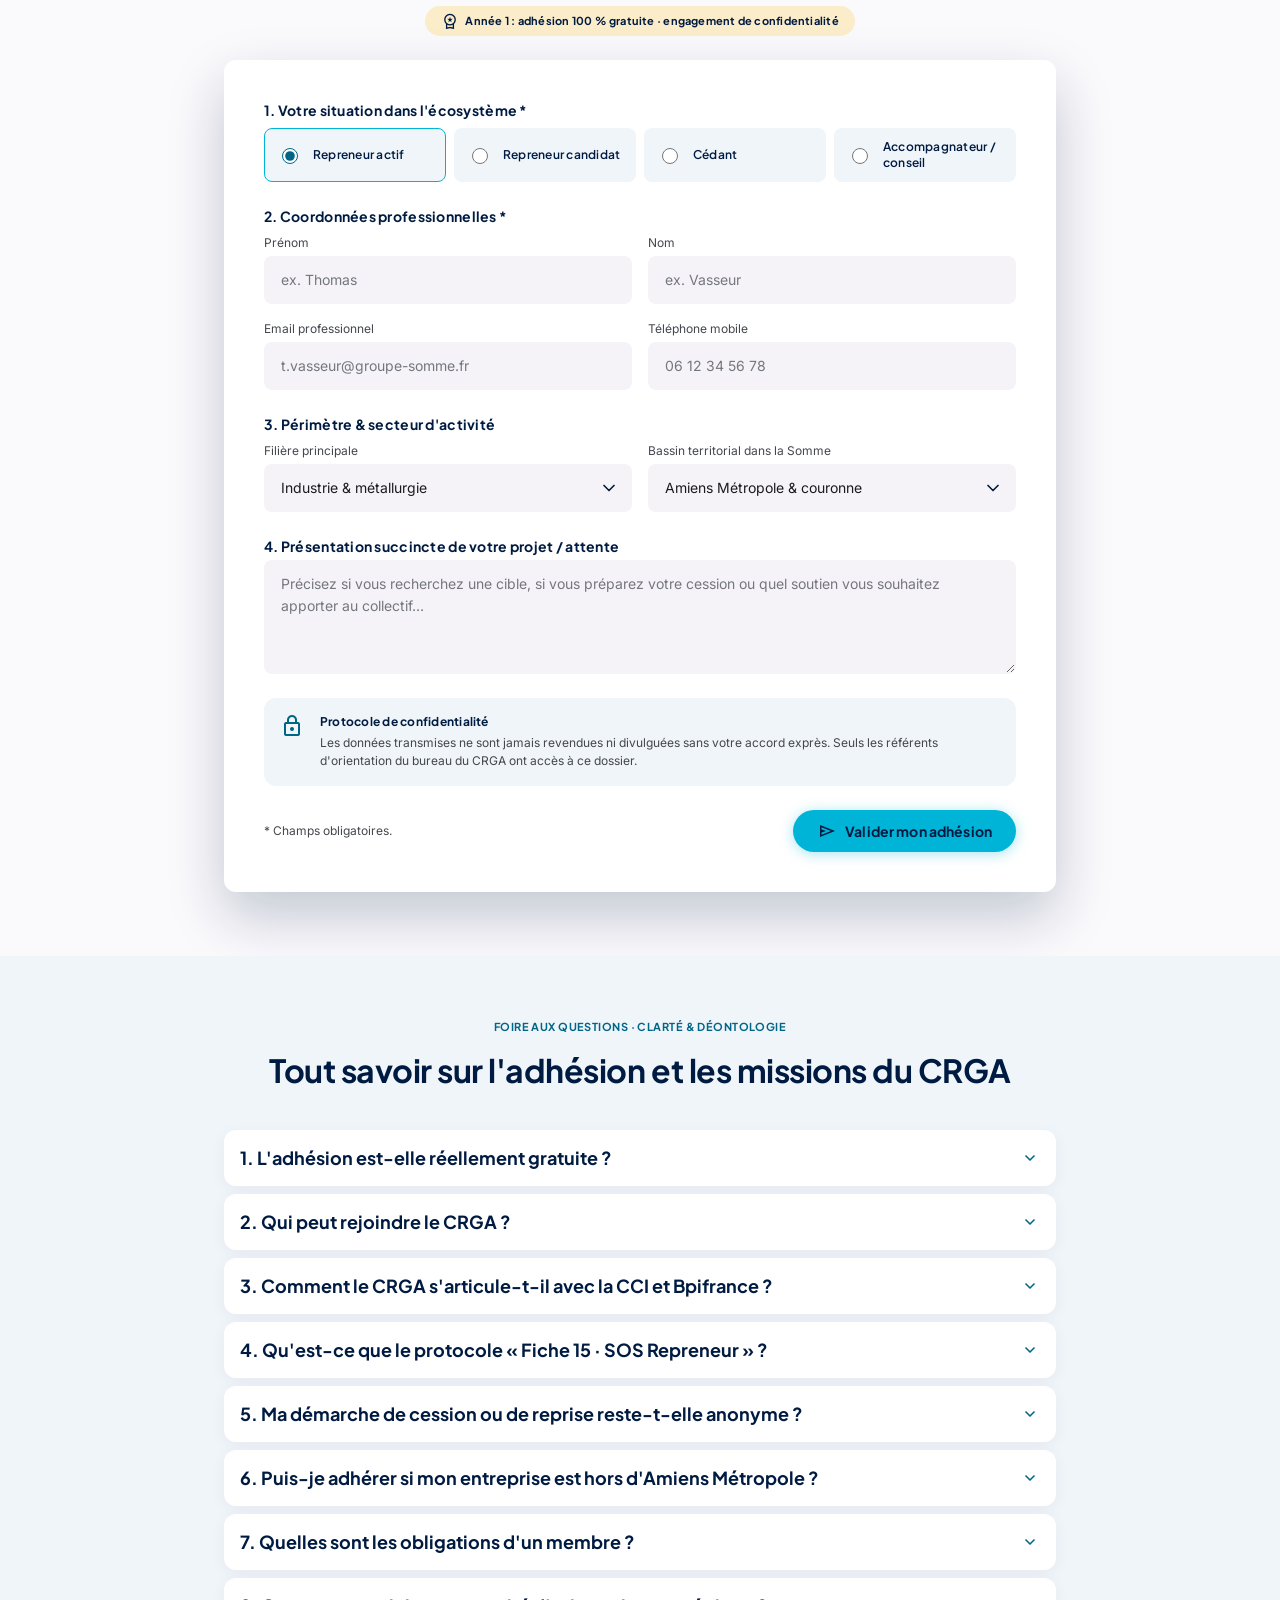
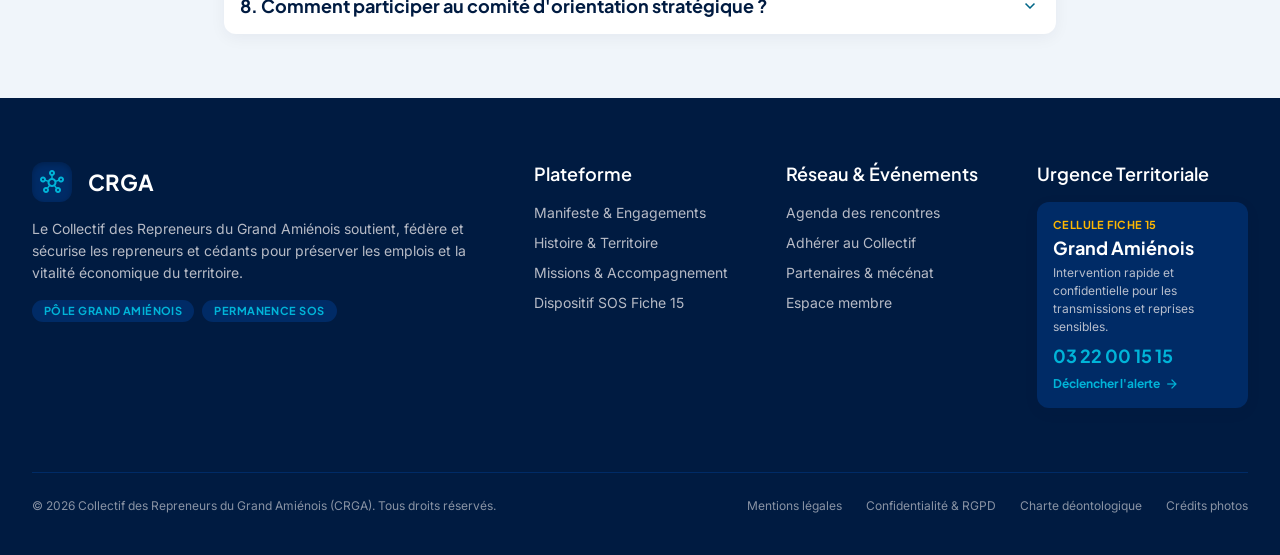
<file: agenda.html>
<!DOCTYPE html>
<html lang="fr">
<head>
  <meta charset="utf-8">
  <meta name="viewport" content="width=device-width, initial-scale=1">
  <title>Agenda &amp; Adhésion — CRGA Grand Amiénois</title>
  <meta name="description" content="Agenda officiel 2026-2027 du CRGA, niveaux de partenariat et formulaire d'adhésion au Collectif des Repreneurs du Grand Amiénois.">
  <link rel="preconnect" href="https://fonts.googleapis.com">
  <link rel="preconnect" href="https://fonts.gstatic.com" crossorigin>
  <link href="https://fonts.googleapis.com/css2?family=Inter:wght@400;500;600;700&family=Plus+Jakarta+Sans:wght@500;600;700;800&display=swap" rel="stylesheet">
  <link href="https://fonts.googleapis.com/css2?family=Material+Symbols+Outlined:opsz,wght,FILL,GRAD@20..48,100..700,0..1,-50..200&display=block" rel="stylesheet">
  <link rel="stylesheet" href="style.css">
  <script src="main.js" defer></script>
</head>
<body data-page="agenda">
<main class="site-main">

  <!-- MANIFESTE : CÉDANT / REPRENEUR -->
  <section class="section section--navy">
    <div class="hero-bg hero-bg--soft"><img src="hortillonnages.jpg" alt="" fetchpriority="high"></div>
    <div class="glow glow--cyan glow--tr"></div>
    <div class="glow glow--teal" style="width:24rem;height:24rem;bottom:-8rem;left:-8rem"></div>
    <div class="container z1 stack-xl">
      <div class="row row--between row--wrap row--lg" style="align-items:flex-end">
        <div class="stack-sm mw-lg">
          <span class="pill pill--navy" style="align-self:flex-start"><span class="dot dot--vivid pulse"></span>Manifeste fondateur · Somme &amp; Grand Amiénois</span>
          <h1 class="t-hero">La reprise ne se fait pas.<br><span class="c-cyan">Elle se célèbre.</span></h1>
          <p class="t-lg c-on-navy mw-md">Ce n'est pas un simple acte notarié, c'est le passage de témoin d'une vie de labeur. Chaque transmission réussie mérite une reconnaissance publique, digne et collective.</p>
        </div>
        <div class="card card--glass card--pad-md row row--md">
          <span class="icon-box icon-box--md icon-box--amber"><span class="ms ms--fill ms--24">handshake</span></span>
          <div>
            <div class="t-h3 bold">100 % humain</div>
            <div class="t-sm c-on-navy-2">Transmission solennelle &amp; pérenne</div>
          </div>
        </div>
      </div>

      <div class="grid grid-lg-2">
        <article class="card card--navy-surface card--pad-lg card--shadow-xl card--hover card--fill">
          <div class="stack-md">
            <div class="row row--between row--wrap">
              <span class="pill pill--navy-deep pill--lg c-amber">Le bâtisseur sortant</span>
              <span class="label-md c-on-navy-3">Phase 01 · Reconnaissance</span>
            </div>
            <h2 class="t-h1">Le cédant</h2>
            <p class="c-on-navy">Il a engagé son énergie, pris tous les risques patrimoniaux, formé des générations de compagnons et tissé un ancrage économique local déterminant. Son départ n'est pas un désengagement, c'est l'accomplissement d'une vie professionnelle.</p>
            <div class="card card--pad-md stack-xs" style="background:rgba(0,27,65,.6);box-shadow:none">
              <div class="row label-lg c-cyan"><span class="ms ms--18">verified</span>Ce qu'il mérite</div>
              <p class="t-sm c-on-navy-2">La gratitude du territoire, la confidentialité de sa démarche et l'assurance que son œuvre industrielle ou artisanale ne sera pas démantelée.</p>
            </div>
          </div>
          <div class="row row--md mt-lg">
            <span class="icon-box icon-box--cyan"><span class="ms">military_tech</span></span>
            <span class="label-md c-on-navy">Célébré lors des plénières officielles du CRGA</span>
          </div>
        </article>

        <article class="card card--navy-surface card--pad-lg card--shadow-xl card--hover card--fill">
          <div class="stack-md">
            <div class="row row--between row--wrap">
              <span class="pill pill--navy-deep pill--lg">Le continuateur audacieux</span>
              <span class="label-md c-on-navy-3">Phase 02 · Impulsion</span>
            </div>
            <h2 class="t-h1">Le repreneur</h2>
            <p class="c-on-navy">Respectueux de l'existant, il franchit le pas avec courage. Il apporte le second souffle, la transition numérique, la modernisation opérationnelle et de nouveaux marchés, sans jamais trahir les racines de l'entreprise.</p>
            <div class="card card--pad-md stack-xs" style="background:rgba(0,27,65,.6);box-shadow:none">
              <div class="row label-lg c-amber"><span class="ms ms--18">psychology</span>Ce qu'il attend de ses pairs</div>
              <p class="t-sm c-on-navy-2">La fin de l'isolement décisionnel, la confraternité immédiate, le déverrouillage rapide des écosystèmes bancaires et des soutiens régionaux.</p>
            </div>
          </div>
          <div class="row row--md mt-lg">
            <span class="icon-box icon-box--amber"><span class="ms">rocket_launch</span></span>
            <span class="label-md c-on-navy">Parrainage actif dès les 100 premiers jours</span>
          </div>
        </article>
      </div>
    </div>
  </section>

  <!-- TÉMOIGNAGES -->
  <section class="section section--ice">
    <div class="container stack-xl">
      <div class="section-head section-head--split" style="margin-bottom:0">
        <div class="stack-xs">
          <span class="eyebrow c-secondary">Voix publiques &amp; expériences de terrain</span>
          <h2 class="t-h1 c-navy">Ils témoignent de l'urgence du modèle</h2>
        </div>
        <p class="section-head__intro">Des voix du terrain et des institutions alertent sur la préservation de nos savoir-faire picards.</p>
      </div>

      <!-- ⚠ Citations à faire valider par les personnes citées avant toute mise en ligne -->
      <div class="grid grid-md-3">
        <figure class="card card--shadow-md card--fill reveal" style="margin:0">
          <blockquote class="stack-sm" style="margin:0">
            <span class="ms ms--32 c-cyan" style="opacity:.4">format_quote</span>
            <p class="italic">« Reprendre une entreprise coûte moins cher qu'une création ex nihilo, mais demande trois fois plus d'efforts d'adaptation humaine et culturelle. »</p>
          </blockquote>
          <figcaption class="row row--md mt-lg">
            <span class="avatar avatar--light">MP</span>
            <div><div class="t-h3 bold c-navy">Michel Picon</div><div class="t-sm c-muted">Président de l'U2P</div></div>
          </figcaption>
        </figure>
        <figure class="card card--shadow-md card--fill reveal" style="margin:0">
          <blockquote class="stack-sm" style="margin:0">
            <span class="ms ms--32 c-cyan" style="opacity:.4">format_quote</span>
            <p class="italic">« La transmission d'entreprise, c'est le savoir-faire d'une vie qui passe dans des mains nouvelles. Sans repreneurs aguerris, ce sont nos territoires ruraux qui perdent leur âme. »</p>
          </blockquote>
          <figcaption class="row row--md mt-lg">
            <span class="avatar avatar--light">SP</span>
            <div><div class="t-h3 bold c-navy">Serge Papin</div><div class="t-sm c-muted">Ministre délégué aux PME</div></div>
          </figcaption>
        </figure>
        <figure class="card card--navy card--shadow-xl card--fill reveal" style="margin:0">
          <div class="glow glow--cyan" style="width:8rem;height:8rem;right:-2rem;bottom:-2rem;background:rgba(0,180,216,.2);filter:blur(24px)"></div>
          <blockquote class="stack-sm z1" style="margin:0">
            <span class="ms ms--32 c-cyan" style="opacity:.6">format_quote</span>
            <p class="italic c-on-navy">« Quand nous avons repris L'Annexe Club, nous avons découvert un angle mort : la solitude totale du repreneur face à l'écosystème. Le CRGA est né pour que plus personne ne traverse cela isolé. »</p>
          </blockquote>
          <figcaption class="row row--md mt-lg z1">
            <span class="avatar">AL</span>
            <div><div class="t-h3 bold">A. Djibrine-Peterman &amp; L. Loppy</div><div class="t-sm c-cyan">Co-fondateurs du CRGA</div></div>
          </figcaption>
        </figure>
      </div>
    </div>
  </section>

  <!-- AGENDA -->
  <section class="section section--surface" id="agenda">
    <div class="container stack-xl">
      <div class="section-head section-head--split" style="margin-bottom:0">
        <div>
          <span class="eyebrow c-secondary">Feuille de route</span>
          <h2 class="t-h1 c-navy mt-xs">Calendrier &amp; agenda officiel 2026-2027</h2>
        </div>
        <span class="row label-md c-muted"><span class="dot dot--lg dot--success"></span>Inscriptions prioritaires ouvertes</span>
      </div>

      <div class="stack-md">
        <article class="card card--hover event reveal">
          <div class="event__main">
            <div class="event__date event__date--navy"><span class="eyebrow">Trimestre</span><span class="t-h2">T2 2026</span></div>
            <div class="stack-xs">
              <div class="row row--wrap">
                <span class="pill pill--cyan-soft-dark pill--sm">Fondateur</span>
                <span class="row t-sm c-muted"><span class="ms ms--16">location_on</span>Amiens Centre</span>
              </div>
              <h3 class="t-h2 c-navy">Réunion constitutive officielle du CRGA</h3>
              <p class="c-muted">Adoption formelle des statuts, présentation du bureau collégial et dévoilement du manifeste économique territorial.</p>
            </div>
          </div>
          <button class="btn btn--navy btn--sm shrink-0" type="button" data-prefill="Je souhaite m'inscrire à l'événement : Réunion constitutive officielle du CRGA."><span class="ms">how_to_reg</span>S'inscrire</button>
        </article>

        <article class="card card--hover event reveal">
          <div class="event__main">
            <div class="event__date"><span class="eyebrow">Été</span><span class="t-h2">2026</span></div>
            <div class="stack-xs">
              <div class="row row--wrap">
                <span class="pill pill--amber-soft pill--sm">Speed-matching</span>
                <span class="row t-sm c-muted"><span class="ms ms--16">location_on</span>Pôle Jules Verne · Boves / Longueau</span>
              </div>
              <h3 class="t-h2 c-navy">1<sup>er</sup> speed-matching cédants / repreneurs</h3>
              <p class="c-muted">Rencontres individuelles et confidentielles : 40 cédants identifiés et 40 profils de repreneurs qualifiés, avec filtrage métier.</p>
            </div>
          </div>
          <button class="btn btn--navy btn--sm shrink-0" type="button" data-prefill="Je souhaite postuler au 1er speed-matching cédants / repreneurs."><span class="ms">bolt</span>Postuler</button>
        </article>

        <article class="card card--hover event reveal">
          <div class="event__main">
            <div class="event__date event__date--navy-surface"><span class="eyebrow">Période</span><span class="t-h2">T3-T4 2026</span></div>
            <div class="stack-xs">
              <div class="row row--wrap">
                <span class="pill pill--sm" style="background:rgba(117,209,254,.4);color:var(--on-secondary-c)">Formation &amp; ingénierie</span>
                <span class="row t-sm c-muted"><span class="ms ms--16">location_on</span>CCI Amiens-Picardie</span>
              </div>
              <h3 class="t-h2 c-navy">Atelier financement &amp; publication Fiche 15</h3>
              <p class="c-muted">Décryptage des montages LBO, des leviers fiscaux et mise en service du protocole d'urgence Fiche 15.</p>
            </div>
          </div>
          <button class="btn btn--navy btn--sm shrink-0" type="button" data-prefill="Je souhaite réserver ma place à l'atelier financement & publication Fiche 15."><span class="ms">menu_book</span>Réserver sa place</button>
        </article>

        <article class="card card--hover event reveal">
          <div class="event__main">
            <div class="event__date"><span class="eyebrow">Tournée</span><span class="t-h2">Début 2027</span></div>
            <div class="stack-xs">
              <div class="row row--wrap">
                <span class="pill pill--sm" style="background:rgba(0,180,216,.2);color:var(--navy-deep)">Décentralisation</span>
                <span class="row t-sm c-muted"><span class="ms ms--16">location_on</span>Doullens · Montdidier · Moreuil</span>
              </div>
              <h3 class="t-h2 c-navy">3 forums d'ancrage dans les territoires</h3>
              <p class="c-muted">Le CRGA va à la rencontre des maires, des communautés de communes et des artisans pour cartographier les transmissions à risque.</p>
            </div>
          </div>
          <button class="btn btn--navy btn--sm shrink-0" type="button" data-prefill="Je souhaite être informé(e) des forums décentralisés (Doullens, Montdidier, Moreuil)."><span class="ms">calendar_month</span>Bloquer la date</button>
        </article>
      </div>
    </div>
  </section>

  <!-- PARTENARIATS -->
  <section class="section section--ice" id="partenariats">
    <div class="container stack-xl">
      <div class="section-head section-head--center" style="margin-bottom:0">
        <span class="eyebrow c-secondary">Mécénat &amp; investissement réseau</span>
        <h2 class="t-h1 c-navy">Niveaux de partenariat &amp; soutien</h2>
        <p class="c-muted">Financez la transmission économique de la Somme et bénéficiez d'une visibilité ciblée auprès des décideurs locaux.</p>
      </div>

      <div class="grid grid-md-3 items-center" style="align-items:stretch">
        <article class="card card--pad-lg card--shadow-md card--hover card--fill">
          <div class="stack-md">
            <div>
              <span class="pill pill--grey">Amorce locale</span>
              <h3 class="t-h1 c-navy mt-sm">Bronze</h3>
              <p class="t-sm c-muted">Pour les TPE, artisans ou soutiens en compétences.</p>
            </div>
            <div class="tier__price">
              <div class="eyebrow c-muted">Cotisation</div>
              <div class="t-price c-navy">&lt; 2 000 €</div>
              <div class="t-sm c-muted">ou équivalent valorisé en nature</div>
            </div>
            <ul class="checklist">
              <li><span class="ms">check_circle</span>Logo sur l'annuaire du site CRGA</li>
              <li><span class="ms">check_circle</span>Invitations aux sessions plénières &amp; débats</li>
              <li><span class="ms">check_circle</span>Newsletter de veille repreneurs</li>
            </ul>
          </div>
          <button class="btn btn--navy btn--block mt-lg" type="button" data-tier="Bronze" data-prefill="Souhait de rejoindre le CRGA en tant que partenaire Bronze.">Choisir l'offre Bronze</button>
        </article>

        <article class="card card--navy card--pad-lg card--shadow-xl card--hover card--hover-2 card--fill" style="overflow:visible">
          <span class="tier__ribbon pill pill--amber">Recommandé · PME régionales</span>
          <div class="stack-md mt-xs">
            <div>
              <span class="pill pill--navy">Pilier réseau</span>
              <h3 class="t-h1 mt-sm">Silver</h3>
              <p class="t-sm c-on-navy">Pour les PME, cabinets d'expertise et acteurs financiers.</p>
            </div>
            <div class="tier__price">
              <div class="eyebrow c-cyan">Engagement annuel</div>
              <div class="t-price">2 000 – 4 999 €</div>
              <div class="t-sm c-on-navy">Visibilité multicanale</div>
            </div>
            <ul class="checklist checklist--cyan c-on-navy">
              <li><span class="ms">check_circle</span><span><strong>Tous les avantages Bronze</strong></span></li>
              <li><span class="ms">check_circle</span>Logo prioritaire sur les supports imprimés et événements</li>
              <li><span class="ms">check_circle</span>Prise de parole lors des conférences thématiques</li>
              <li><span class="ms">check_circle</span>1 atelier interne pour vos collaborateurs</li>
              <li><span class="ms">check_circle</span>Présence au rapport annuel des transmissions</li>
            </ul>
          </div>
          <button class="btn btn--cyan btn--block mt-lg" type="button" data-tier="Silver" data-prefill="Souhait de rejoindre le CRGA en tant que partenaire Silver.">Devenir partenaire Silver</button>
        </article>

        <article class="card card--pad-lg card--shadow-md card--hover card--fill">
          <div class="stack-md">
            <div>
              <span class="pill pill--grey">Stratégie &amp; gouvernance</span>
              <h3 class="t-h1 c-navy mt-sm">Gold</h3>
              <p class="t-sm c-muted">Pour les grands groupes, banques mutualistes et fédérations.</p>
            </div>
            <div class="tier__price">
              <div class="eyebrow c-muted">Partenaire majeur</div>
              <div class="t-price c-navy">≥ 5 000 €</div>
              <div class="t-sm c-muted">Gouvernance &amp; influence locale</div>
            </div>
            <ul class="checklist">
              <li><span class="ms">check_circle</span><span><strong>Tous les avantages Silver</strong></span></li>
              <li><span class="ms">check_circle</span>Logo en tête de la page d'accueil et relations presse</li>
              <li><span class="ms">check_circle</span>Siège consultatif au comité d'orientation stratégique</li>
              <li><span class="ms">check_circle</span>Co-construction d'un programme annuel sur mesure</li>
            </ul>
          </div>
          <button class="btn btn--navy btn--block mt-lg" type="button" data-tier="Gold" data-prefill="Souhait de rejoindre le CRGA en tant que partenaire Gold.">Rejoindre en tant que Gold</button>
        </article>
      </div>
    </div>
  </section>

  <!-- FORMULAIRE D'ADHÉSION -->
  <section class="section section--surface" id="adhesion-section">
    <div class="container container--narrow stack-lg">
      <div class="stack-xs center" style="align-items:center">
        <span class="eyebrow c-secondary">Portail d'adhésion</span>
        <h2 class="t-h1 c-navy">Rejoignez le Collectif des Repreneurs</h2>
        <span class="pill pill--amber-soft pill--lg pill--plain label-md mt-sm"><span class="ms ms--18">workspace_premium</span>Année 1 : adhésion 100 % gratuite · engagement de confidentialité</span>
      </div>

      <div class="card card--pad-lg card--shadow-xl">
        <form class="form" id="membershipForm" data-form data-success="formSuccessToast">
          <fieldset class="field" style="border:0;padding:0;margin:0">
            <legend class="field__label field__label--lg" style="padding:0;margin-bottom:.5rem">1. Votre situation dans l'écosystème *</legend>
            <div class="grid grid-sm-2 grid-lg-4 grid--sm">
              <label class="radio-tile radio-tile--sm"><input type="radio" name="profile_type" value="repreneur_actif" checked><span class="label-md c-navy">Repreneur actif</span></label>
              <label class="radio-tile radio-tile--sm"><input type="radio" name="profile_type" value="repreneur_potentiel"><span class="label-md c-navy">Repreneur candidat</span></label>
              <label class="radio-tile radio-tile--sm"><input type="radio" name="profile_type" value="cedant"><span class="label-md c-navy">Cédant</span></label>
              <label class="radio-tile radio-tile--sm"><input type="radio" name="profile_type" value="accompagnateur"><span class="label-md c-navy">Accompagnateur / conseil</span></label>
            </div>
          </fieldset>

          <div class="stack-sm">
            <span class="field__label field__label--lg">2. Coordonnées professionnelles *</span>
            <div class="grid grid-sm-2 grid--md">
              <div class="field"><label class="t-sm c-muted" for="firstname">Prénom</label><input class="input" id="firstname" name="firstname" placeholder="ex. Thomas" autocomplete="given-name" required></div>
              <div class="field"><label class="t-sm c-muted" for="lastname">Nom</label><input class="input" id="lastname" name="lastname" placeholder="ex. Vasseur" autocomplete="family-name" required></div>
              <div class="field"><label class="t-sm c-muted" for="email">Email professionnel</label><input class="input" id="email" name="email" type="email" placeholder="t.vasseur@groupe-somme.fr" autocomplete="email" required></div>
              <div class="field"><label class="t-sm c-muted" for="phone">Téléphone mobile</label><input class="input" id="phone" name="phone" type="tel" placeholder="06 12 34 56 78" autocomplete="tel" required></div>
            </div>
          </div>

          <div class="stack-sm">
            <span class="field__label field__label--lg">3. Périmètre &amp; secteur d'activité</span>
            <div class="grid grid-sm-2 grid--md">
              <div class="field">
                <label class="t-sm c-muted" for="sector">Filière principale</label>
                <select class="select" id="sector" name="sector">
                  <option value="industrie">Industrie &amp; métallurgie</option>
                  <option value="artisanat">Bâtiment &amp; artisanat</option>
                  <option value="commerce">Commerce de détail &amp; réseaux</option>
                  <option value="transport">Transport, logistique &amp; supply-chain</option>
                  <option value="agroalimentaire">Agroalimentaire &amp; bio-ressources</option>
                  <option value="services">Services B2B &amp; numérique</option>
                  <option value="autre">Autre filière</option>
                </select>
              </div>
              <div class="field">
                <label class="t-sm c-muted" for="zone">Bassin territorial dans la Somme</label>
                <select class="select" id="zone" name="zone">
                  <option value="amiens">Amiens Métropole &amp; couronne</option>
                  <option value="doullennais">Bassin du Doullennais</option>
                  <option value="santerre">Grand Roye / Montdidier / Santerre</option>
                  <option value="vallee-somme">Haute &amp; Basse Vallée de la Somme</option>
                  <option value="vimeu-baie">Vimeu &amp; Baie de Somme</option>
                  <option value="somme-entiere">Ensemble du département</option>
                </select>
              </div>
            </div>
          </div>

          <div class="field">
            <label class="field__label field__label--lg" for="project_notes">4. Présentation succincte de votre projet / attente</label>
            <textarea class="textarea" id="project_notes" name="project_notes" rows="4" placeholder="Précisez si vous recherchez une cible, si vous préparez votre cession ou quel soutien vous souhaitez apporter au collectif…"></textarea>
          </div>

          <input type="hidden" id="selected_tier" name="selected_tier" value="Gratuit année 1">

          <div class="card card--ice card--pad-md row row--md row--top">
            <span class="ms ms--24 c-secondary">lock</span>
            <div class="stack-xs">
              <div class="label-md bold c-navy">Protocole de confidentialité</div>
              <p class="t-sm c-muted">Les données transmises ne sont jamais revendues ni divulguées sans votre accord exprès. Seuls les référents d'orientation du bureau du CRGA ont accès à ce dossier.</p>
            </div>
          </div>

          <div class="row row--between row--wrap row--md">
            <span class="t-sm c-muted">* Champs obligatoires.</span>
            <button class="btn btn--cyan" type="submit"><span class="ms">send</span>Valider mon adhésion</button>
          </div>
        </form>

        <div class="form-success form-success--dark mt-md" id="formSuccessToast" role="status">
          <span class="icon-box" style="background:var(--cyan);color:var(--navy-deep)"><span class="ms">check</span></span>
          <div>
            <div class="t-h3 bold c-cyan">Dossier pris en compte !</div>
            <div class="t-sm c-on-navy">Un référent du CRGA vous contactera sous 48 h, en toute confidentialité.</div>
          </div>
        </div>
      </div>
    </div>
  </section>

  <!-- FAQ -->
  <section class="section section--ice" id="faq">
    <div class="container container--narrow stack-xl">
      <div class="section-head section-head--center" style="margin-bottom:0">
        <span class="eyebrow c-secondary">Foire aux questions · clarté &amp; déontologie</span>
        <h2 class="t-h1 c-navy">Tout savoir sur l'adhésion et les missions du CRGA</h2>
      </div>

      <div class="accordion" data-accordion>
        <div class="acc-item">
          <button class="acc-item__btn" type="button" aria-expanded="false">1. L'adhésion est-elle réellement gratuite ?<span class="ms">expand_more</span></button>
          <div class="acc-item__panel">Oui. Pour son année de lancement 2026, l'adhésion individuelle de base de tout repreneur et cédant est prise en charge par les fonds fondateurs et partenaires. Les soutiens payants (Bronze, Silver, Gold) relèvent du partenariat d'entreprise ou du mécénat.</div>
        </div>
        <div class="acc-item">
          <button class="acc-item__btn" type="button" aria-expanded="false">2. Qui peut rejoindre le CRGA ?<span class="ms">expand_more</span></button>
          <div class="acc-item__panel">Les personnes engagées dans un projet de reprise (apport personnel identifié ou en cours de bouclage), les cédants souhaitant préparer leur sortie 1 à 5 ans à l'avance, ainsi que les experts du tissu économique local.</div>
        </div>
        <div class="acc-item">
          <button class="acc-item__btn" type="button" aria-expanded="false">3. Comment le CRGA s'articule-t-il avec la CCI et Bpifrance ?<span class="ms">expand_more</span></button>
          <div class="acc-item__panel">Le CRGA n'est pas un organisme concurrent. Nous agissons comme un tiers de confiance entre pairs : un club de repreneurs qui oriente, débloque les situations de découragement et s'appuie sur les dispositifs de la CCI Amiens-Picardie, du CRA et de Bpifrance.</div>
        </div>
        <div class="acc-item">
          <button class="acc-item__btn" type="button" aria-expanded="false">4. Qu'est-ce que le protocole « Fiche 15 · SOS Repreneur » ?<span class="ms">expand_more</span></button>
          <div class="acc-item__panel">La Fiche 15 est une cellule d'urgence confidentielle activée lors d'une rupture imminente de pourparlers, d'un blocage bancaire imprévu ou d'un blocage administratif. Une équipe mobilisable sous 48 h intervient pour tenter de sauvegarder le dossier. <a class="link" href="fiche-15.html">En savoir plus</a></div>
        </div>
        <div class="acc-item">
          <button class="acc-item__btn" type="button" aria-expanded="false">5. Ma démarche de cession ou de reprise reste-t-elle anonyme ?<span class="ms">expand_more</span></button>
          <div class="acc-item__panel">Oui. Les rumeurs de cession pouvant fragiliser les carnets de commandes ou inquiéter les salariés, aucune information n'est rendue publique sans votre accord écrit.</div>
        </div>
        <div class="acc-item">
          <button class="acc-item__btn" type="button" aria-expanded="false">6. Puis-je adhérer si mon entreprise est hors d'Amiens Métropole ?<span class="ms">expand_more</span></button>
          <div class="acc-item__panel">Tout à fait. Le champ d'action du collectif englobe l'ensemble du Grand Amiénois et les bassins d'emploi de la Somme : Doullens, Montdidier, Moreuil, Albert, Corbie, et jusqu'au littoral si le dossier présente une cohérence territoriale.</div>
        </div>
        <div class="acc-item">
          <button class="acc-item__btn" type="button" aria-expanded="false">7. Quelles sont les obligations d'un membre ?<span class="ms">expand_more</span></button>
          <div class="acc-item__panel">Une seule règle d'or : la bienveillance économique et le respect de la parole donnée. Aucune obligation de présence continue, mais une disponibilité souhaitée pour échanger avec un pair quand votre compétence sectorielle est utile.</div>
        </div>
        <div class="acc-item">
          <button class="acc-item__btn" type="button" aria-expanded="false">8. Comment participer au comité d'orientation stratégique ?<span class="ms">expand_more</span></button>
          <div class="acc-item__panel">Le comité d'orientation réunit chaque trimestre les fondateurs, les représentants des partenaires Gold et Silver ainsi que les cédants honoraires. Pour y participer, choisissez une offre de soutien ou contactez le bureau.</div>
        </div>
      </div>
    </div>
  </section>

</main>
</body>
</html>
</file>
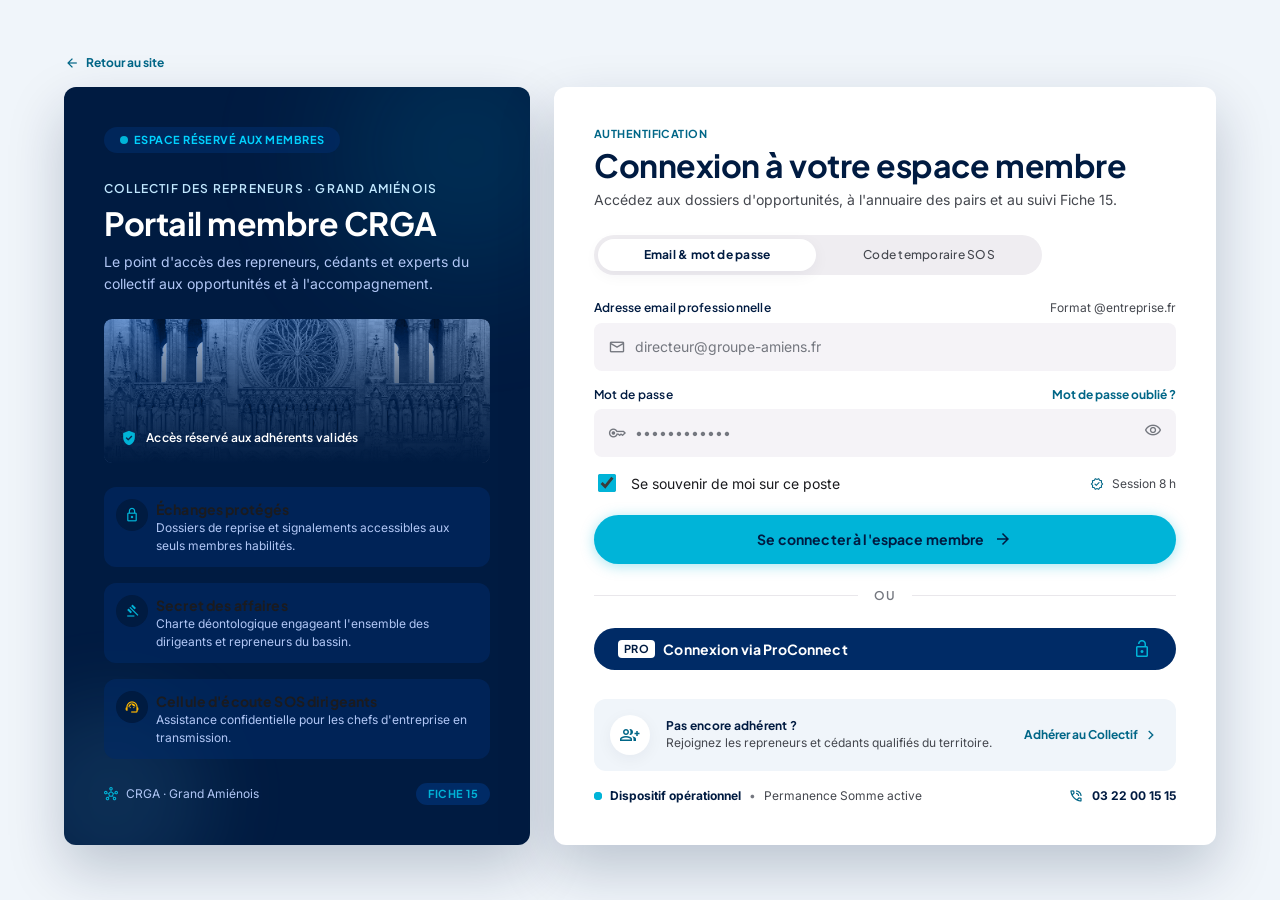
<file: connexion.html>
<!DOCTYPE html>
<html lang="fr">
<head>
  <meta charset="utf-8">
  <meta name="viewport" content="width=device-width, initial-scale=1">
  <title>Connexion à l'espace membre — CRGA Grand Amiénois</title>
  <meta name="description" content="Connexion à l'espace membre du Collectif des Repreneurs du Grand Amiénois.">
  <meta name="robots" content="noindex">
  <link rel="preconnect" href="https://fonts.googleapis.com">
  <link rel="preconnect" href="https://fonts.gstatic.com" crossorigin>
  <link href="https://fonts.googleapis.com/css2?family=Inter:wght@400;500;600;700&family=Plus+Jakarta+Sans:wght@500;600;700;800&display=swap" rel="stylesheet">
  <link href="https://fonts.googleapis.com/css2?family=Material+Symbols+Outlined:opsz,wght,FILL,GRAD@20..48,100..700,0..1,-50..200&display=block" rel="stylesheet">
  <link rel="stylesheet" href="style.css">
  <script src="main.js" defer></script>
</head>
<body class="blank-page" data-page="connexion" data-layout="blank">
<main class="blank-main">
  <div class="container container--md" style="padding:0">
    <a class="back-home" href="index.html"><span class="ms ms--16">arrow_back</span>Retour au site</a>

    <div class="grid grid-lg-12 grid--lg" style="align-items:stretch">

      <!-- Panneau marque -->
      <aside class="span-5 card card--navy card--pad-lg card--shadow-xl card--fill">
        <div class="glow glow--cyan" style="width:16rem;height:16rem;top:-4rem;right:-4rem"></div>
        <div class="glow" style="width:12rem;height:12rem;bottom:-3rem;left:-3rem;background:rgba(117,209,254,.1);filter:blur(40px)"></div>

        <div class="stack-lg z1">
          <span class="pill pill--glass pill--lg" style="align-self:flex-start"><span class="dot dot--cyan pulse"></span>Espace réservé aux membres</span>
          <div>
            <span class="label-md upper" style="color:var(--secondary-fixed);letter-spacing:.1em">Collectif des Repreneurs · Grand Amiénois</span>
            <h1 class="t-h1 mt-xs">Portail membre CRGA</h1>
            <p class="mt-sm" style="color:var(--primary-fixed-dim)">Le point d'accès des repreneurs, cédants et experts du collectif aux opportunités et à l'accompagnement.</p>
          </div>

          <div class="media media--h36 img-mono">
            <img alt="Rosace et galerie des rois de la cathédrale Notre-Dame d'Amiens" src="cathedrale.jpg">
            <div class="media__overlay">
              <span class="row label-md"><span class="ms ms--fill ms--18 c-cyan">verified_user</span>Accès réservé aux adhérents validés</span>
            </div>
          </div>

          <div class="stack-md">
            <div class="row row--top card card--pad-md" style="background:rgba(0,43,102,.6);box-shadow:none;padding:.75rem">
              <span class="icon-box icon-box--sm icon-box--navy"><span class="ms ms--16">lock</span></span>
              <div>
                <h2 class="label-lg">Échanges protégés</h2>
                <p class="t-sm" style="color:var(--primary-fixed-dim)">Dossiers de reprise et signalements accessibles aux seuls membres habilités.</p>
              </div>
            </div>
            <div class="row row--top card card--pad-md" style="background:rgba(0,43,102,.6);box-shadow:none;padding:.75rem">
              <span class="icon-box icon-box--sm icon-box--navy"><span class="ms ms--16">gavel</span></span>
              <div>
                <h2 class="label-lg">Secret des affaires</h2>
                <p class="t-sm" style="color:var(--primary-fixed-dim)">Charte déontologique engageant l'ensemble des dirigeants et repreneurs du bassin.</p>
              </div>
            </div>
            <div class="row row--top card card--pad-md" style="background:rgba(0,43,102,.6);box-shadow:none;padding:.75rem">
              <span class="icon-box icon-box--sm icon-box--navy" style="color:var(--amber)"><span class="ms ms--16">support_agent</span></span>
              <div>
                <h2 class="label-lg">Cellule d'écoute SOS dirigeants</h2>
                <p class="t-sm" style="color:var(--primary-fixed-dim)">Assistance confidentielle pour les chefs d'entreprise en transmission.</p>
              </div>
            </div>
          </div>
        </div>

        <div class="row row--between row--wrap z1 mt-lg">
          <span class="row t-sm" style="color:var(--primary-fixed-dim)"><span class="ms ms--14 c-cyan">hub</span>CRGA · Grand Amiénois</span>
          <a class="pill pill--navy c-vivid" href="fiche-15.html">Fiche 15</a>
        </div>
      </aside>

      <!-- Formulaire -->
      <section class="span-7 card card--pad-lg card--shadow-xl card--fill" aria-labelledby="login-title">
        <div>
          <div class="stack-xs mb-lg">
            <span class="eyebrow c-secondary">Authentification</span>
            <h2 class="t-h1 c-navy" id="login-title">Connexion à votre espace membre</h2>
            <p class="c-muted">Accédez aux dossiers d'opportunités, à l'annuaire des pairs et au suivi Fiche 15.</p>
          </div>

          <div class="segmented mb-lg" role="tablist" data-tabs id="login-tabs">
            <button type="button" role="tab" aria-selected="true" class="is-active" data-tab="password">Email &amp; mot de passe</button>
            <button type="button" role="tab" aria-selected="false" data-tab="sos">Code temporaire SOS</button>
          </div>

          <form class="form" style="gap:1rem" id="auth-form" data-form data-toast="Connexion réussie — redirection vers votre espace…" data-redirect="espace-membre.html">
            <div class="field" style="gap:.375rem">
              <label class="field__label-row" for="email-field">
                <span class="field__label" id="email-label">Adresse email professionnelle</span>
                <span class="t-sm c-muted" id="email-hint">Format @entreprise.fr</span>
              </label>
              <div class="input-wrap">
                <span class="ms" id="email-icon">mail</span>
                <input class="input" id="email-field" type="email" placeholder="directeur@groupe-amiens.fr" autocomplete="username" required>
              </div>
            </div>

            <div class="field" style="gap:.375rem" id="password-group">
              <div class="field__label-row">
                <label class="field__label" for="password-field">Mot de passe</label>
                <a class="link" href="#">Mot de passe oublié ?</a>
              </div>
              <div class="input-wrap input-wrap--btn">
                <span class="ms">key</span>
                <input class="input" id="password-field" type="password" placeholder="••••••••••••" autocomplete="current-password" required>
                <button class="input-wrap__btn" type="button" data-toggle-password="password-field" aria-label="Afficher le mot de passe"><span class="ms ms--18">visibility</span></button>
              </div>
            </div>

            <div class="row row--between row--wrap">
              <label class="check" style="align-items:center"><input type="checkbox" checked style="margin-top:0"><span>Se souvenir de moi sur ce poste</span></label>
              <span class="row t-sm c-muted"><span class="ms ms--14 c-secondary">verified</span>Session 8 h</span>
            </div>

            <button class="btn btn--cyan btn--block btn--lg mt-xs" type="submit">Se connecter à l'espace membre<span class="ms ms--18">arrow_forward</span></button>
          </form>

          <div class="or-sep"><span>ou</span></div>

          <button class="btn btn--navy-surface btn--block" type="button" onclick="CRGA.toast('Connexion ProConnect : à brancher sur le service d\'authentification.', 'info')">
            <span class="pill pill--sq" style="background:#fff;color:var(--navy-deep);padding:.125rem .375rem">PRO</span>
            Connexion via ProConnect
            <span class="ms ms--16 c-cyan" style="margin-left:auto">lock_open</span>
          </button>
        </div>

        <div class="stack-md mt-lg">
          <div class="card card--ice card--pad-md row row--between row--wrap">
            <div class="row row--md">
              <span class="icon-box icon-box--white"><span class="ms">group_add</span></span>
              <div>
                <p class="label-md bold c-navy">Pas encore adhérent ?</p>
                <p class="t-sm c-muted">Rejoignez les repreneurs et cédants qualifiés du territoire.</p>
              </div>
            </div>
            <a class="link" href="adhesion.html">Adhérer au Collectif <span class="ms ms--18">chevron_right</span></a>
          </div>
          <div class="row row--between row--wrap t-sm c-muted">
            <span class="row"><span class="dot dot--cyan ping"></span><span class="bold c-navy">Dispositif opérationnel</span><span class="c-outline">•</span>Permanence Somme active</span>
            <a class="row bold c-navy" href="tel:+33322001515"><span class="ms ms--16 c-secondary">phone_in_talk</span>03 22 00 15 15</a>
          </div>
        </div>
      </section>
    </div>
  </div>
</main>

<script>
  // Bascule entre connexion classique et code temporaire SOS
  document.addEventListener('DOMContentLoaded', function () {
    var tabs = document.getElementById('login-tabs');
    var pwdGroup = document.getElementById('password-group');
    var pwd = document.getElementById('password-field');
    var email = document.getElementById('email-field');
    var label = document.getElementById('email-label');
    var hint = document.getElementById('email-hint');
    var icon = document.getElementById('email-icon');
    tabs.addEventListener('tabchange', function (e) {
      var sos = e.detail === 'sos';
      pwdGroup.classList.toggle('hidden', sos);
      pwd.required = !sos;
      email.type = sos ? 'text' : 'email';
      email.value = '';
      email.placeholder = sos ? 'Code SOS à 8 chiffres (ex : 884-219-00)' : 'directeur@groupe-amiens.fr';
      email.autocomplete = sos ? 'one-time-code' : 'username';
      label.textContent = sos ? 'Code temporaire SOS' : 'Adresse email professionnelle';
      hint.textContent = sos ? 'Reçu par SMS' : 'Format @entreprise.fr';
      icon.textContent = sos ? 'emergency' : 'mail';
    });
  });
</script>
</body>
</html>
</file>
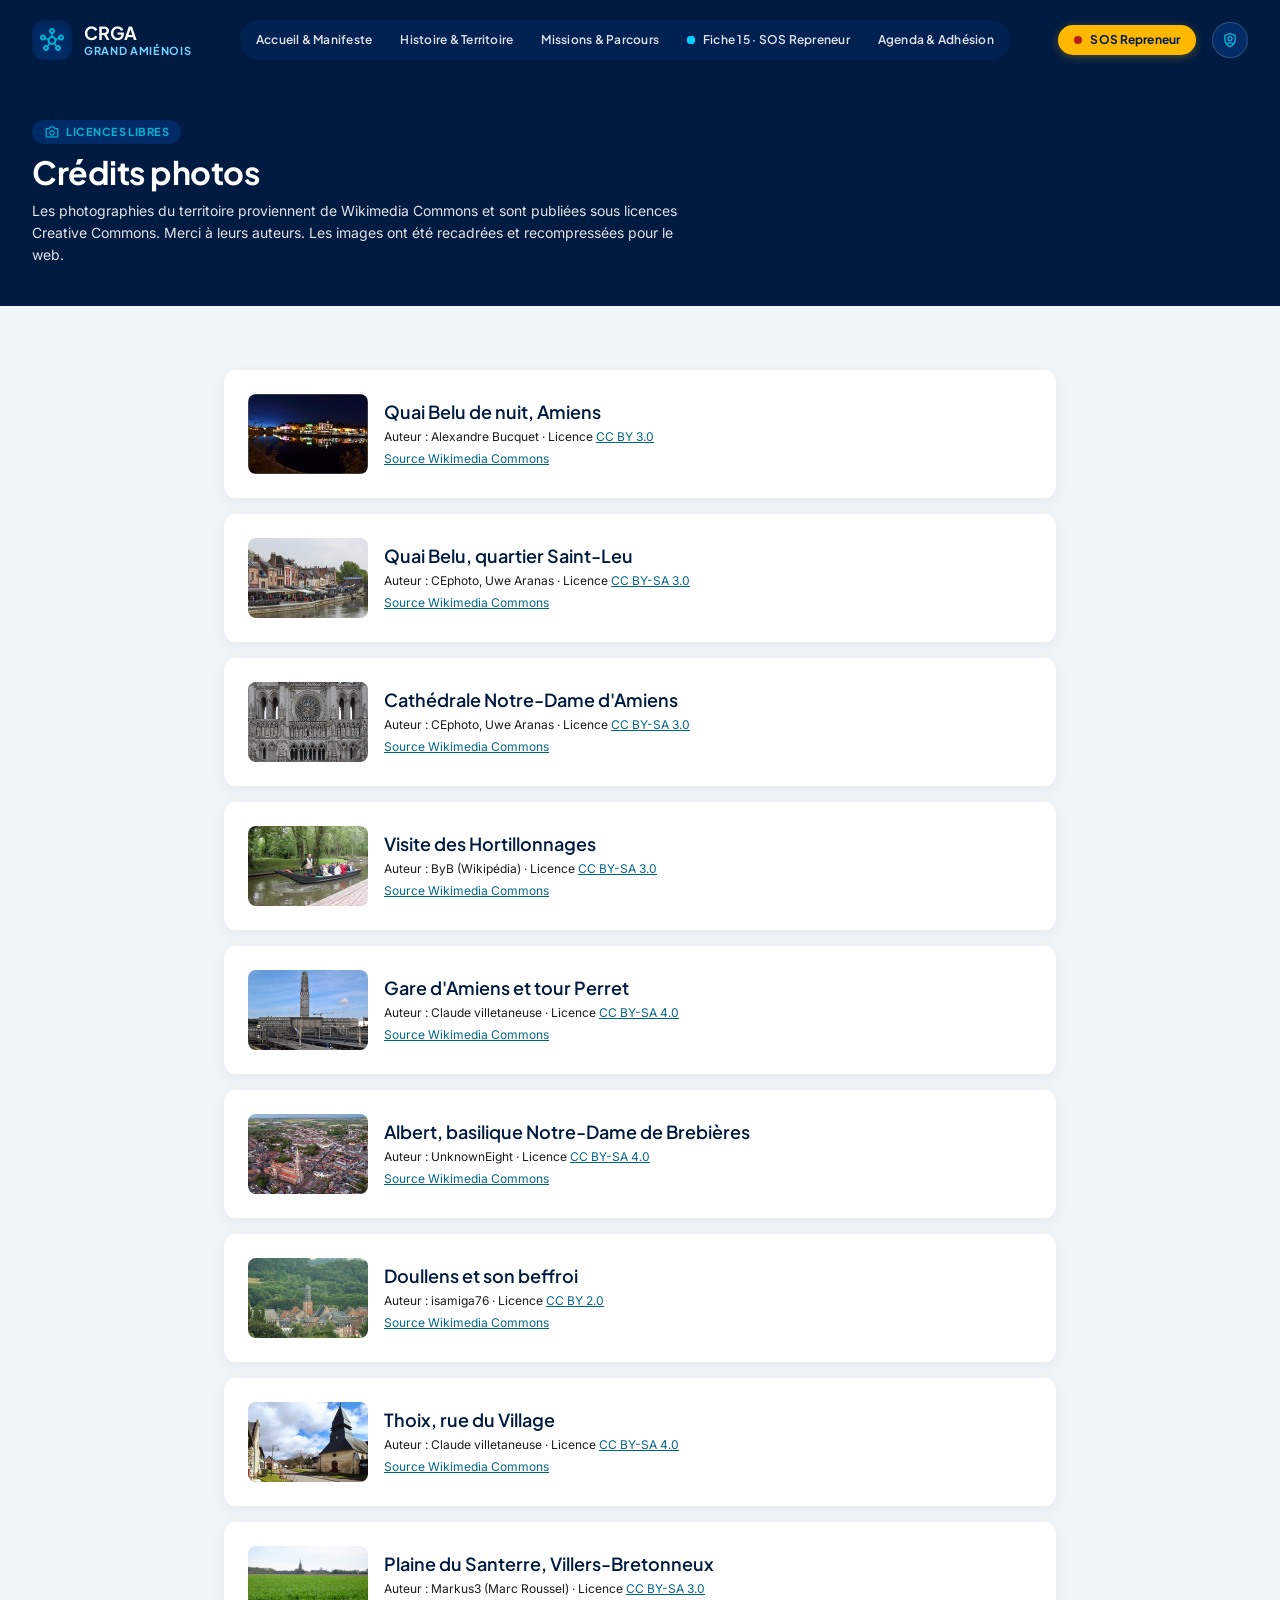
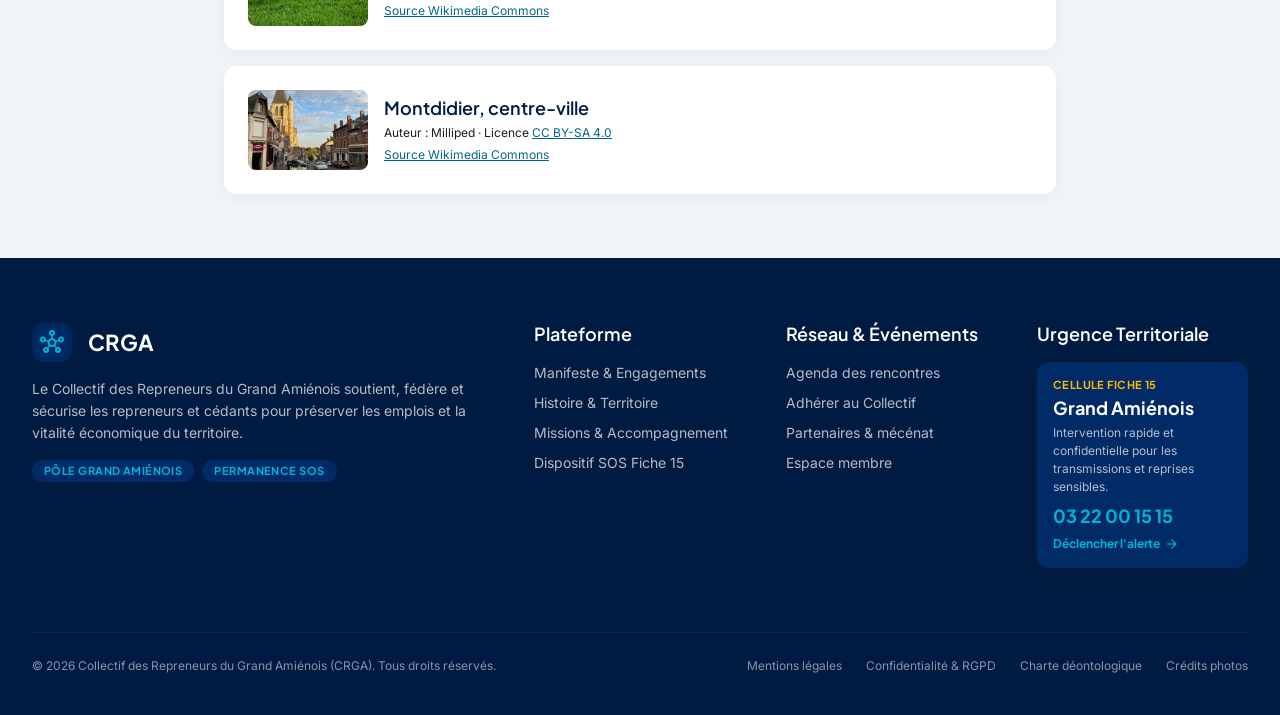
<file: credits.html>
<!DOCTYPE html>
<html lang="fr">
<head>
  <meta charset="utf-8">
  <meta name="viewport" content="width=device-width, initial-scale=1">
  <title>Crédits photos — CRGA Grand Amiénois</title>
  <meta name="description" content="Crédits et licences des photographies utilisées sur le site du CRGA.">
  <link rel="preconnect" href="https://fonts.googleapis.com">
  <link rel="preconnect" href="https://fonts.gstatic.com" crossorigin>
  <link href="https://fonts.googleapis.com/css2?family=Inter:wght@400;500;600;700&family=Plus+Jakarta+Sans:wght@500;600;700;800&display=swap" rel="stylesheet">
  <link href="https://fonts.googleapis.com/css2?family=Material+Symbols+Outlined:opsz,wght,FILL,GRAD@20..48,100..700,0..1,-50..200&display=block" rel="stylesheet">
  <link rel="stylesheet" href="style.css">
  <script src="main.js" defer></script>
  <style>
    .credit-card { display: grid; grid-template-columns: 120px minmax(0, 1fr); gap: 1rem; align-items: center; }
    .credit-card .media { height: 80px; border-radius: var(--r); }
    .credit-card a { color: var(--secondary); text-decoration: underline; }
    .credit-card a:hover { color: var(--cyan); }
  </style>
</head>
<body data-page="credits">
<main class="site-main">

  <section class="section section--navy section--sm">
    <div class="container z1 stack-sm">
      <span class="pill pill--navy" style="align-self:flex-start"><span class="ms ms--16">photo_camera</span>Licences libres</span>
      <h1 class="t-h1">Crédits photos</h1>
      <p class="c-on-navy mw-md">Les photographies du territoire proviennent de Wikimedia Commons et sont publiées sous licences Creative Commons. Merci à leurs auteurs. Les images ont été recadrées et recompressées pour le web.</p>
    </div>
  </section>

  <section class="section section--ice">
    <div class="container container--narrow stack-md">

      <div class="card credit-card">
        <div class="media"><img src="quai-belu-nuit.jpg" alt="" loading="lazy"></div>
        <div class="t-sm stack-xs">
          <strong class="t-h3 c-navy">Quai Belu de nuit, Amiens</strong>
          <span>Auteur : Alexandre Bucquet · Licence <a href="https://creativecommons.org/licenses/by/3.0/deed.fr" target="_blank" rel="noopener">CC BY 3.0</a></span>
          <a href="https://commons.wikimedia.org/wiki/File:Quai_Belu_(Amiens)_(64916101).jpg" target="_blank" rel="noopener">Source Wikimedia Commons</a>
        </div>
      </div>

      <div class="card credit-card">
        <div class="media"><img src="quai-belu.jpg" alt="" loading="lazy"></div>
        <div class="t-sm stack-xs">
          <strong class="t-h3 c-navy">Quai Belu, quartier Saint-Leu</strong>
          <span>Auteur : CEphoto, Uwe Aranas · Licence <a href="https://creativecommons.org/licenses/by-sa/3.0/deed.fr" target="_blank" rel="noopener">CC BY-SA 3.0</a></span>
          <a href="https://commons.wikimedia.org/wiki/File:Amiens_France_Quai-Belu-02.jpg" target="_blank" rel="noopener">Source Wikimedia Commons</a>
        </div>
      </div>

      <div class="card credit-card">
        <div class="media"><img src="cathedrale.jpg" alt="" loading="lazy"></div>
        <div class="t-sm stack-xs">
          <strong class="t-h3 c-navy">Cathédrale Notre-Dame d'Amiens</strong>
          <span>Auteur : CEphoto, Uwe Aranas · Licence <a href="https://creativecommons.org/licenses/by-sa/3.0/deed.fr" target="_blank" rel="noopener">CC BY-SA 3.0</a></span>
          <a href="https://commons.wikimedia.org/wiki/File:Amiens_France_Cath%C3%A9drale-Notre-Dame-d-Amiens-03.jpg" target="_blank" rel="noopener">Source Wikimedia Commons</a>
        </div>
      </div>

      <div class="card credit-card">
        <div class="media"><img src="hortillonnages.jpg" alt="" loading="lazy"></div>
        <div class="t-sm stack-xs">
          <strong class="t-h3 c-navy">Visite des Hortillonnages</strong>
          <span>Auteur : ByB (Wikipédia) · Licence <a href="https://creativecommons.org/licenses/by-sa/3.0/deed.fr" target="_blank" rel="noopener">CC BY-SA 3.0</a></span>
          <a href="https://commons.wikimedia.org/wiki/File:Visite_hortillonages_amiens.jpg" target="_blank" rel="noopener">Source Wikimedia Commons</a>
        </div>
      </div>

      <div class="card credit-card">
        <div class="media"><img src="tour-perret.jpg" alt="" loading="lazy"></div>
        <div class="t-sm stack-xs">
          <strong class="t-h3 c-navy">Gare d'Amiens et tour Perret</strong>
          <span>Auteur : Claude villetaneuse · Licence <a href="https://creativecommons.org/licenses/by-sa/4.0/deed.fr" target="_blank" rel="noopener">CC BY-SA 4.0</a></span>
          <a href="https://commons.wikimedia.org/wiki/File:Amiens_-_Gare_et_Tour_Perret_-_WP_20190601_11_23_19_Rich.jpg" target="_blank" rel="noopener">Source Wikimedia Commons</a>
        </div>
      </div>

      <div class="card credit-card">
        <div class="media"><img src="albert.jpg" alt="" loading="lazy"></div>
        <div class="t-sm stack-xs">
          <strong class="t-h3 c-navy">Albert, basilique Notre-Dame de Brebières</strong>
          <span>Auteur : UnknownEight · Licence <a href="https://creativecommons.org/licenses/by-sa/4.0/deed.fr" target="_blank" rel="noopener">CC BY-SA 4.0</a></span>
          <a href="https://commons.wikimedia.org/wiki/File:Basilique_Notre-Dame_de_Brebi%C3%A8res.jpg" target="_blank" rel="noopener">Source Wikimedia Commons</a>
        </div>
      </div>

      <div class="card credit-card">
        <div class="media"><img src="doullens.jpg" alt="" loading="lazy"></div>
        <div class="t-sm stack-xs">
          <strong class="t-h3 c-navy">Doullens et son beffroi</strong>
          <span>Auteur : isamiga76 · Licence <a href="https://creativecommons.org/licenses/by/2.0/deed.fr" target="_blank" rel="noopener">CC BY 2.0</a></span>
          <a href="https://commons.wikimedia.org/wiki/File:Doullens_panorama_avec_beffroi.jpg" target="_blank" rel="noopener">Source Wikimedia Commons</a>
        </div>
      </div>

      <div class="card credit-card">
        <div class="media"><img src="village-thoix.jpg" alt="" loading="lazy"></div>
        <div class="t-sm stack-xs">
          <strong class="t-h3 c-navy">Thoix, rue du Village</strong>
          <span>Auteur : Claude villetaneuse · Licence <a href="https://creativecommons.org/licenses/by-sa/4.0/deed.fr" target="_blank" rel="noopener">CC BY-SA 4.0</a></span>
          <a href="https://commons.wikimedia.org/wiki/File:Thoix_-_rue_du_Village_-_IMG_20210314_121150.jpg" target="_blank" rel="noopener">Source Wikimedia Commons</a>
        </div>
      </div>

      <div class="card credit-card">
        <div class="media"><img src="santerre.jpg" alt="" loading="lazy"></div>
        <div class="t-sm stack-xs">
          <strong class="t-h3 c-navy">Plaine du Santerre, Villers-Bretonneux</strong>
          <span>Auteur : Markus3 (Marc Roussel) · Licence <a href="https://creativecommons.org/licenses/by-sa/3.0/deed.fr" target="_blank" rel="noopener">CC BY-SA 3.0</a></span>
          <a href="https://commons.wikimedia.org/wiki/File:Villers-Bretonneux_horizon_et_silhouette_du_clocher_flous_(vue_depuis_D523)_1.jpg" target="_blank" rel="noopener">Source Wikimedia Commons</a>
        </div>
      </div>

      <div class="card credit-card">
        <div class="media"><img src="montdidier.jpg" alt="" loading="lazy"></div>
        <div class="t-sm stack-xs">
          <strong class="t-h3 c-navy">Montdidier, centre-ville</strong>
          <span>Auteur : Milliped · Licence <a href="https://creativecommons.org/licenses/by-sa/4.0/deed.fr" target="_blank" rel="noopener">CC BY-SA 4.0</a></span>
          <a href="https://commons.wikimedia.org/wiki/File:Montdidier_JUL2022_01.jpg" target="_blank" rel="noopener">Source Wikimedia Commons</a>
        </div>
      </div>

    </div>
  </section>
</main>
</body>
</html>
</file>
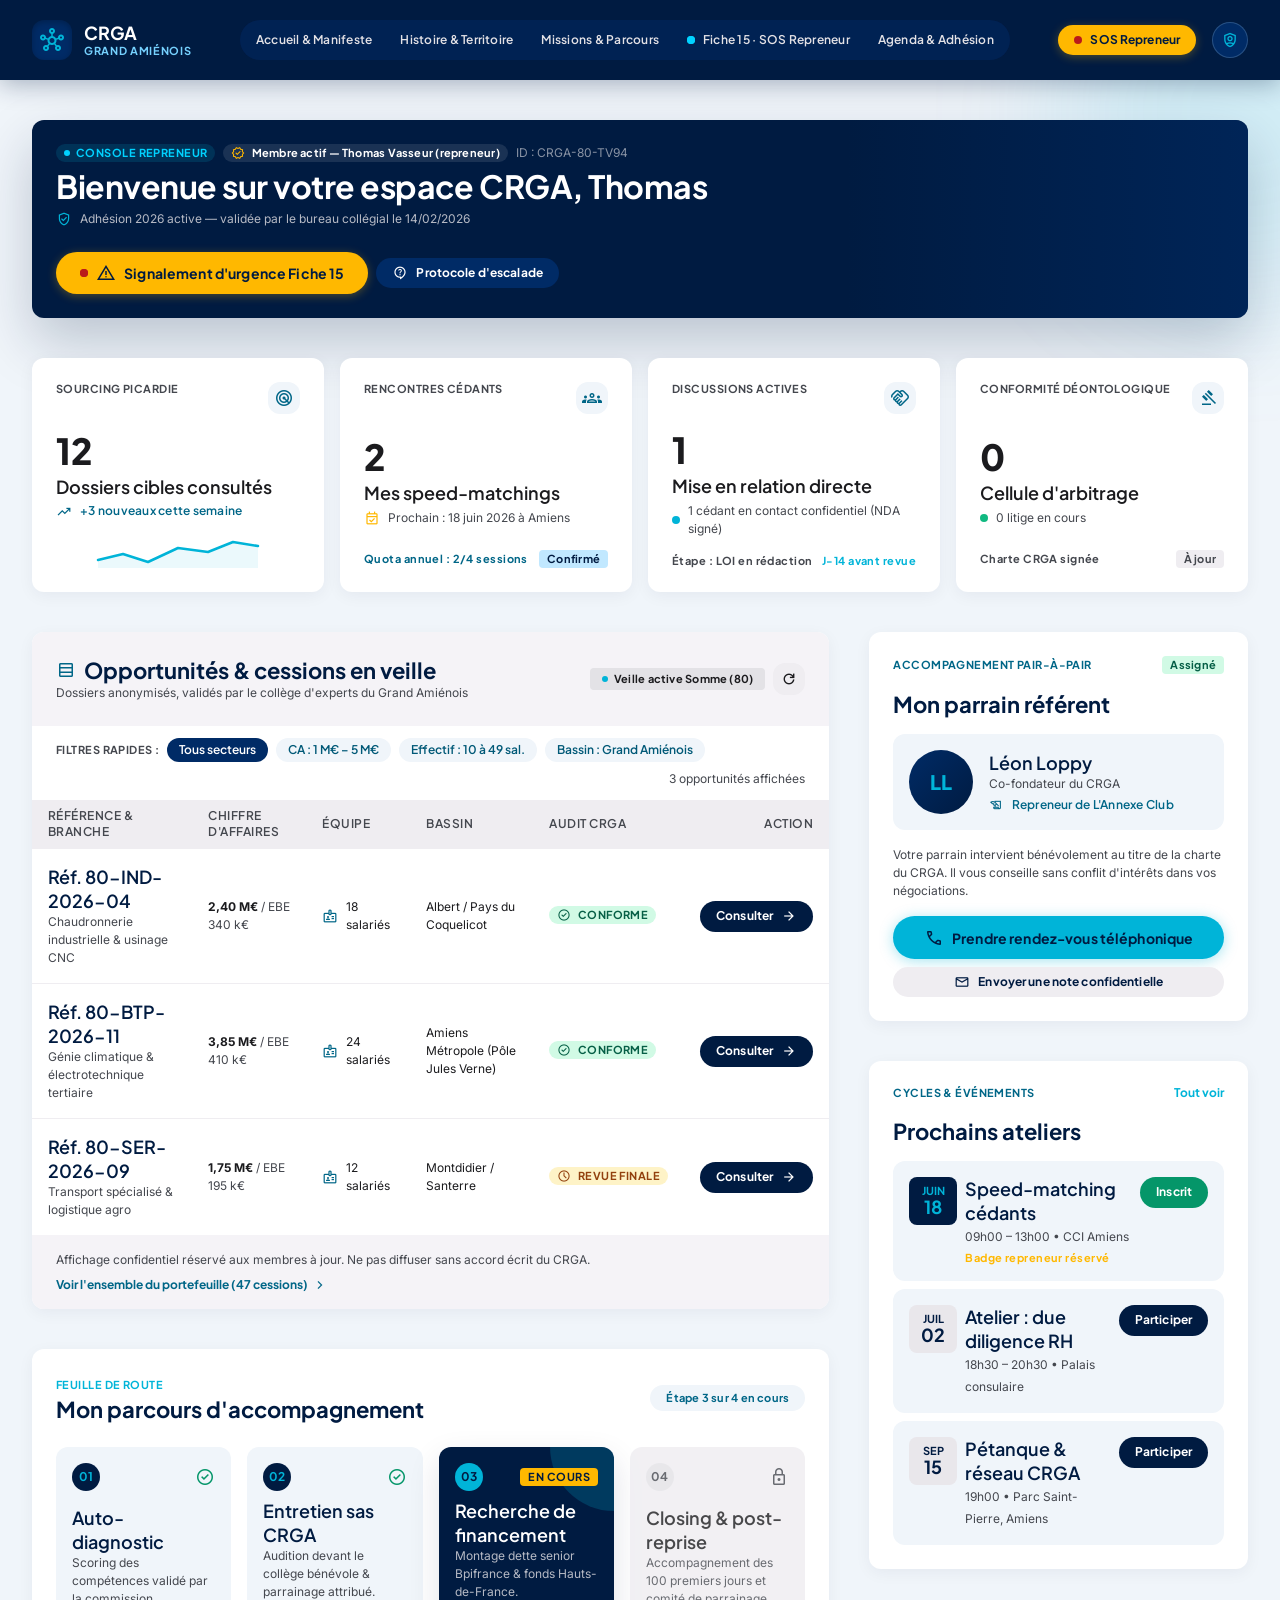
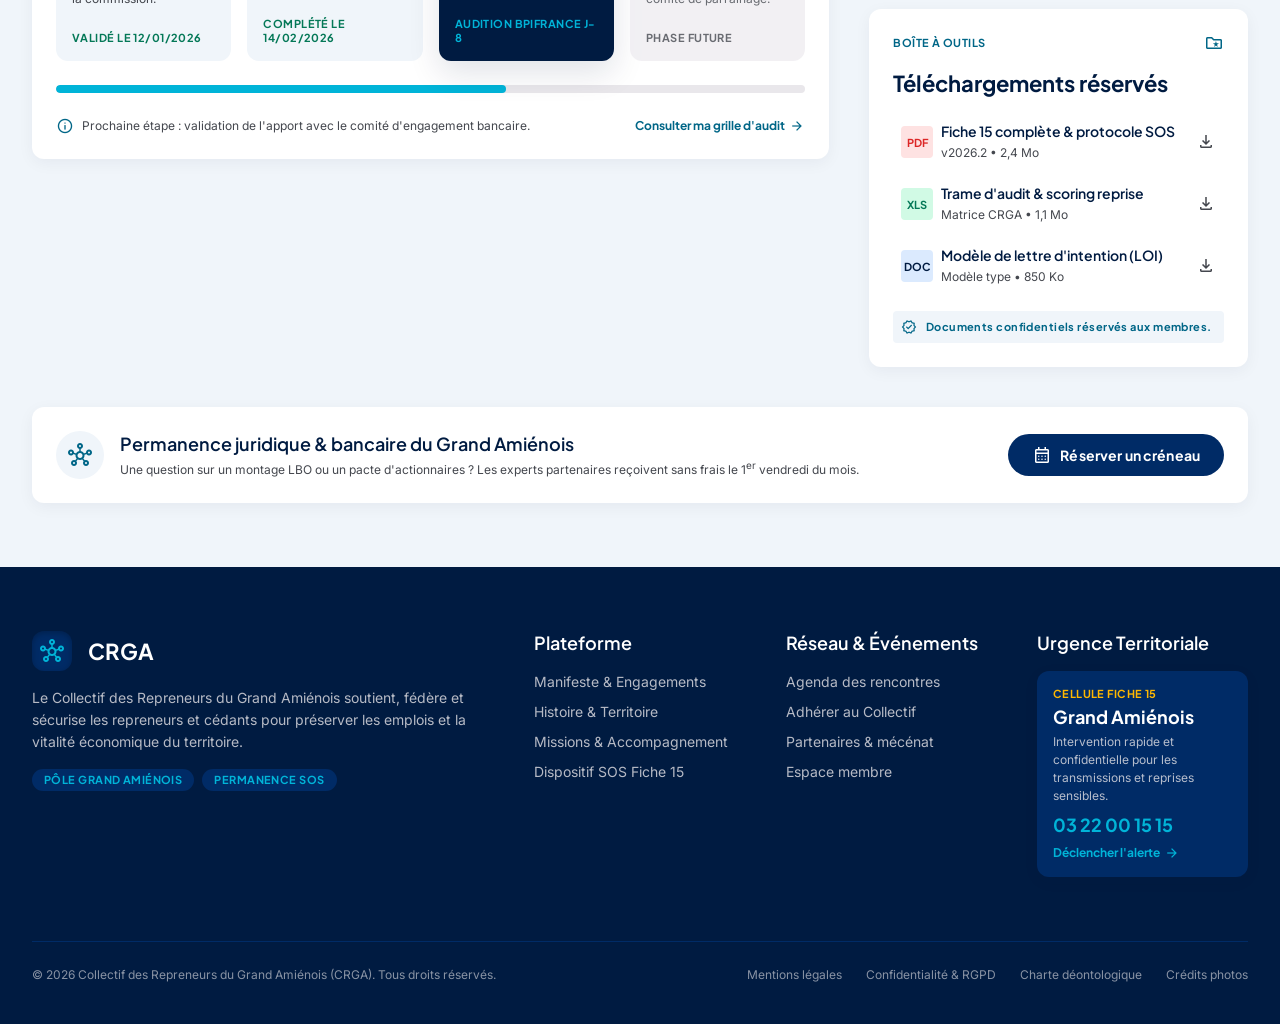
<file: espace-membre.html>
<!DOCTYPE html>
<html lang="fr">
<head>
  <meta charset="utf-8">
  <meta name="viewport" content="width=device-width, initial-scale=1">
  <title>Mon espace membre — CRGA Grand Amiénois</title>
  <meta name="robots" content="noindex">
  <link rel="preconnect" href="https://fonts.googleapis.com">
  <link rel="preconnect" href="https://fonts.gstatic.com" crossorigin>
  <link href="https://fonts.googleapis.com/css2?family=Inter:wght@400;500;600;700&family=Plus+Jakarta+Sans:wght@500;600;700;800&display=swap" rel="stylesheet">
  <link href="https://fonts.googleapis.com/css2?family=Material+Symbols+Outlined:opsz,wght,FILL,GRAD@20..48,100..700,0..1,-50..200&display=block" rel="stylesheet">
  <link rel="stylesheet" href="style.css">
  <script src="main.js" defer></script>
</head>
<body data-page="espace-membre">
<!-- Données de démonstration : à remplacer par les données réelles du membre connecté (back-end). -->
<main class="site-main">
  <div class="section section--ice" style="padding-top:2.5rem">
    <div class="glow glow--cyan" style="width:24rem;height:24rem;top:-10rem;right:-10rem"></div>
    <div class="container z1 stack-xl">

      <!-- BANDEAU D'ACCUEIL -->
      <section class="card card--navy card--shadow-xl">
        <div style="position:absolute;inset:0 0 0 auto;width:33%;background:linear-gradient(to left,rgba(0,43,102,.6),transparent);pointer-events:none"></div>
        <div class="row row--between row--wrap row--lg z1">
          <div class="stack-xs">
            <div class="row row--wrap">
              <span class="pill pill--cyan-soft pill--sm"><span class="dot dot--vivid pulse" style="width:6px;height:6px"></span>Console repreneur</span>
              <span class="pill pill--sm pill--plain" style="background:rgba(255,255,255,.1);color:#fff"><span class="ms ms--14 c-amber">verified</span>Membre actif — Thomas Vasseur (repreneur)</span>
              <span class="t-sm c-on-navy-3">ID : CRGA-80-TV94</span>
            </div>
            <h1 class="t-h1">Bienvenue sur votre espace CRGA, Thomas</h1>
            <span class="row t-sm c-on-navy-2"><span class="ms ms--16 c-cyan">verified_user</span>Adhésion 2026 active — validée par le bureau collégial le 14/02/2026</span>
          </div>
          <div class="row row--wrap">
            <button class="btn btn--amber" type="button" data-open-modal="sos-modal"><span class="dot dot--error ping"></span><span class="ms ms--18">warning</span>Signalement d'urgence Fiche 15</button>
            <a class="btn btn--navy-surface btn--sm c-cyan" href="fiche-15.html"><span class="ms">contact_support</span>Protocole d'escalade</a>
          </div>
        </div>
      </section>

      <!-- KPI -->
      <section class="grid grid-sm-2 grid-lg-4 grid--md" aria-label="Indicateurs">
        <div class="card card--hover card--fill">
          <div class="row row--between row--top"><span class="eyebrow c-muted">Sourcing Picardie</span><span class="icon-box icon-box--sq icon-box--sm c-cyan"><span class="ms">radar</span></span></div>
          <div class="mt-md">
            <div class="t-price">12</div>
            <div class="t-h3 mt-xs">Dossiers cibles consultés</div>
            <div class="row label-md c-secondary mt-xs"><span class="ms ms--16">trending_up</span>+3 nouveaux cette semaine</div>
          </div>
          <svg class="sparkline mt-md" viewBox="0 0 160 32" fill="none" aria-hidden="true">
            <path d="M0 24 L25 18 L50 26 L80 12 L110 16 L135 6 L160 10" stroke="currentColor" stroke-width="2.5" stroke-linecap="round" stroke-linejoin="round"/>
            <path d="M0 24 L25 18 L50 26 L80 12 L110 16 L135 6 L160 10 V32 H0 Z" fill="currentColor" fill-opacity=".08"/>
          </svg>
        </div>
        <div class="card card--hover card--fill">
          <div class="row row--between row--top"><span class="eyebrow c-muted">Rencontres cédants</span><span class="icon-box icon-box--sq icon-box--sm"><span class="ms">groups</span></span></div>
          <div class="mt-md">
            <div class="t-price">2</div>
            <div class="t-h3 mt-xs">Mes speed-matchings</div>
            <div class="row t-sm c-muted mt-xs"><span class="ms ms--16 c-amber">event_available</span>Prochain : 18 juin 2026 à Amiens</div>
          </div>
          <div class="row row--between eyebrow c-secondary mt-md" style="text-transform:none"><span>Quota annuel : 2/4 sessions</span><span class="pill pill--secondary pill--sm pill--sq pill--plain">Confirmé</span></div>
        </div>
        <div class="card card--hover card--fill">
          <div class="row row--between row--top"><span class="eyebrow c-muted">Discussions actives</span><span class="icon-box icon-box--sq icon-box--sm c-cyan"><span class="ms">handshake</span></span></div>
          <div class="mt-md">
            <div class="t-price">1</div>
            <div class="t-h3 mt-xs">Mise en relation directe</div>
            <div class="row t-sm c-muted mt-xs"><span class="dot dot--cyan"></span>1 cédant en contact confidentiel (NDA signé)</div>
          </div>
          <div class="row row--between eyebrow c-muted mt-md" style="text-transform:none"><span>Étape : LOI en rédaction</span><span class="c-cyan">J-14 avant revue</span></div>
        </div>
        <div class="card card--hover card--fill">
          <div class="row row--between row--top"><span class="eyebrow c-muted">Conformité déontologique</span><span class="icon-box icon-box--sq icon-box--sm c-navy"><span class="ms">gavel</span></span></div>
          <div class="mt-md">
            <div class="t-price">0</div>
            <div class="t-h3 mt-xs">Cellule d'arbitrage</div>
            <div class="row t-sm c-muted mt-xs"><span class="dot dot--success"></span>0 litige en cours</div>
          </div>
          <div class="row row--between eyebrow c-muted mt-md" style="text-transform:none"><span>Charte CRGA signée</span><span class="pill pill--grey pill--sm pill--sq pill--plain">À jour</span></div>
        </div>
      </section>

      <!-- CONTENU PRINCIPAL -->
      <section class="grid grid-xl-12 grid--xl items-start">
        <div class="xl-span-8 stack-xl">

          <!-- Opportunités -->
          <div class="card card--pad-0">
            <div class="row row--between row--wrap row--md" style="padding:1.5rem;background:var(--low)">
              <div>
                <div class="row"><span class="ms c-secondary">table_rows</span><h2 class="t-h2 c-navy">Opportunités &amp; cessions en veille</h2></div>
                <p class="t-sm c-muted">Dossiers anonymisés, validés par le collège d'experts du Grand Amiénois</p>
              </div>
              <div class="row">
                <span class="pill pill--grey pill--sq pill--plain" style="background:var(--highest);color:var(--text)"><span class="dot dot--cyan" style="width:6px;height:6px"></span>Veille active Somme (80)</span>
                <button class="icon-box icon-box--sm icon-box--sq" style="background:var(--container);color:var(--text)" type="button" aria-label="Rafraîchir" onclick="CRGA.toast('Flux à jour.', 'refresh')"><span class="ms ms--18">refresh</span></button>
              </div>
            </div>
            <div class="row row--wrap" style="padding:.75rem 1.5rem" data-chips>
              <span class="eyebrow c-muted">Filtres rapides :</span>
              <button class="chip is-active" type="button">Tous secteurs</button>
              <button class="chip" type="button">CA : 1 M€ – 5 M€</button>
              <button class="chip" type="button">Effectif : 10 à 49 sal.</button>
              <button class="chip" type="button">Bassin : Grand Amiénois</button>
              <span class="t-sm c-muted" style="margin-left:auto">3 opportunités affichées</span>
            </div>
            <div class="table-wrap">
              <table class="table">
                <thead>
                  <tr><th>Référence &amp; branche</th><th>Chiffre d'affaires</th><th>Équipe</th><th>Bassin</th><th>Audit CRGA</th><th class="ta-right">Action</th></tr>
                </thead>
                <tbody>
                  <tr>
                    <td><div class="t-h3 c-navy">Réf. 80-IND-2026-04</div><div class="c-muted">Chaudronnerie industrielle &amp; usinage CNC</div></td>
                    <td><strong>2,40 M€</strong> <span class="c-muted">/ EBE 340 k€</span></td>
                    <td><span class="row"><span class="ms ms--16 c-secondary">badge</span>18 salariés</span></td>
                    <td>Albert / Pays du Coquelicot</td>
                    <td><span class="pill pill--success pill--sm"><span class="ms ms--14">check_circle</span>Conforme</span></td>
                    <td class="ta-right"><button class="btn btn--navy btn--sm c-cyan" type="button">Consulter<span class="ms">arrow_forward</span></button></td>
                  </tr>
                  <tr>
                    <td><div class="t-h3 c-navy">Réf. 80-BTP-2026-11</div><div class="c-muted">Génie climatique &amp; électrotechnique tertiaire</div></td>
                    <td><strong>3,85 M€</strong> <span class="c-muted">/ EBE 410 k€</span></td>
                    <td><span class="row"><span class="ms ms--16 c-secondary">badge</span>24 salariés</span></td>
                    <td>Amiens Métropole (Pôle Jules Verne)</td>
                    <td><span class="pill pill--success pill--sm"><span class="ms ms--14">check_circle</span>Conforme</span></td>
                    <td class="ta-right"><button class="btn btn--navy btn--sm c-cyan" type="button">Consulter<span class="ms">arrow_forward</span></button></td>
                  </tr>
                  <tr>
                    <td><div class="t-h3 c-navy">Réf. 80-SER-2026-09</div><div class="c-muted">Transport spécialisé &amp; logistique agro</div></td>
                    <td><strong>1,75 M€</strong> <span class="c-muted">/ EBE 195 k€</span></td>
                    <td><span class="row"><span class="ms ms--16 c-secondary">badge</span>12 salariés</span></td>
                    <td>Montdidier / Santerre</td>
                    <td><span class="pill pill--warn pill--sm"><span class="ms ms--14">schedule</span>Revue finale</span></td>
                    <td class="ta-right"><button class="btn btn--navy btn--sm c-cyan" type="button">Consulter<span class="ms">arrow_forward</span></button></td>
                  </tr>
                </tbody>
              </table>
            </div>
            <div class="row row--between row--wrap" style="padding:1rem 1.5rem;background:var(--low)">
              <span class="t-sm c-muted">Affichage confidentiel réservé aux membres à jour. Ne pas diffuser sans accord écrit du CRGA.</span>
              <a class="link" href="#">Voir l'ensemble du portefeuille (47 cessions)<span class="ms ms--16">chevron_right</span></a>
            </div>
          </div>

          <!-- Parcours -->
          <div class="card stack-lg">
            <div class="row row--between row--wrap">
              <div>
                <span class="eyebrow c-cyan">Feuille de route</span>
                <h2 class="t-h2 c-navy">Mon parcours d'accompagnement</h2>
              </div>
              <span class="pill pill--ice pill--lg pill--plain label-md">Étape 3 sur 4 en cours</span>
            </div>
            <ol class="grid grid-md-2 grid-lg-4 grid--md" style="list-style:none;padding:0;margin:0">
              <li class="card card--ice card--pad-md card--fill">
                <div class="row row--between mb-md" style="margin-bottom:.5rem"><span class="num-badge num-badge--xs num-badge--deep">01</span><span class="ms c-success">check_circle</span></div>
                <div><h3 class="t-h3 c-navy">Auto-diagnostic</h3><p class="t-sm c-muted">Scoring des compétences validé par la commission.</p></div>
                <span class="eyebrow mt-md" style="color:#047857">Validé le 12/01/2026</span>
              </li>
              <li class="card card--ice card--pad-md card--fill">
                <div class="row row--between" style="margin-bottom:.5rem"><span class="num-badge num-badge--xs num-badge--deep">02</span><span class="ms c-success">check_circle</span></div>
                <div><h3 class="t-h3 c-navy">Entretien sas CRGA</h3><p class="t-sm c-muted">Audition devant le collège bénévole &amp; parrainage attribué.</p></div>
                <span class="eyebrow mt-md" style="color:#047857">Complété le 14/02/2026</span>
              </li>
              <li class="card card--navy card--pad-md card--fill card--shadow-lg" aria-current="step">
                <div style="position:absolute;top:0;right:0;width:4rem;height:4rem;background:rgba(0,180,216,.2);border-bottom-left-radius:100%"></div>
                <div class="row row--between z1" style="margin-bottom:.5rem"><span class="num-badge num-badge--xs num-badge--cyan">03</span><span class="pill pill--amber pill--sm pill--sq pulse">En cours</span></div>
                <div class="z1"><h3 class="t-h3">Recherche de financement</h3><p class="t-sm c-on-navy-2">Montage dette senior Bpifrance &amp; fonds Hauts-de-France.</p></div>
                <span class="eyebrow mt-md c-cyan z1">Audition Bpifrance J-8</span>
              </li>
              <li class="card card--pad-md card--fill" style="background:var(--container);box-shadow:none;opacity:.8">
                <div class="row row--between" style="margin-bottom:.5rem"><span class="num-badge num-badge--xs num-badge--grey">04</span><span class="ms c-muted">lock</span></div>
                <div><h3 class="t-h3">Closing &amp; post-reprise</h3><p class="t-sm c-muted">Accompagnement des 100 premiers jours et comité de parrainage.</p></div>
                <span class="eyebrow mt-md c-muted">Phase future</span>
              </li>
            </ol>
            <div class="bar bar--sm" role="progressbar" aria-valuenow="60" aria-valuemin="0" aria-valuemax="100" aria-label="Progression du parcours"><div class="bar__fill" style="width:60%"></div></div>
            <div class="row row--between row--wrap t-sm c-muted">
              <span class="row"><span class="ms ms--18 c-secondary">info</span>Prochaine étape : validation de l'apport avec le comité d'engagement bancaire.</span>
              <a class="link" href="#">Consulter ma grille d'audit<span class="ms ms--16">arrow_forward</span></a>
            </div>
          </div>
        </div>

        <!-- COLONNE LATÉRALE -->
        <aside class="xl-span-4 stack-xl">
          <div class="card stack-md">
            <div class="row row--between"><span class="eyebrow c-secondary">Accompagnement pair-à-pair</span><span class="pill pill--success pill--sm pill--sq pill--plain">Assigné</span></div>
            <h2 class="t-h2 c-navy">Mon parrain référent</h2>
            <div class="row row--md card card--ice card--pad-md">
              <span class="avatar avatar--lg">LL</span>
              <div class="grow">
                <div class="t-h3 c-navy">Léon Loppy</div>
                <div class="t-sm c-muted">Co-fondateur du CRGA</div>
                <div class="row label-md c-secondary mt-xs"><span class="ms ms--14">history_edu</span>Repreneur de L'Annexe Club</div>
              </div>
            </div>
            <p class="t-sm c-muted">Votre parrain intervient bénévolement au titre de la charte du CRGA. Il vous conseille sans conflit d'intérêts dans vos négociations.</p>
            <div class="stack-sm">
              <button class="btn btn--cyan btn--block" type="button" onclick="CRGA.toast('Demande de rendez-vous transmise. Réponse sous 24 h ouvrées.', 'call')"><span class="ms ms--18">call</span>Prendre rendez-vous téléphonique</button>
              <button class="btn btn--soft btn--block btn--sm" type="button" onclick="CRGA.toast('Messagerie confidentielle : bientôt disponible.', 'mail')"><span class="ms">mail</span>Envoyer une note confidentielle</button>
            </div>
          </div>

          <div class="card stack-md">
            <div class="row row--between"><span class="eyebrow c-secondary">Cycles &amp; événements</span><a class="link link--cyan" href="agenda.html#agenda">Tout voir</a></div>
            <h2 class="t-h2 c-navy">Prochains ateliers</h2>
            <div class="stack-sm">
              <div class="card card--ice card--pad-md row row--between row--top">
                <div class="row row--top">
                  <span class="mini-date mini-date--navy"><small>Juin</small><strong>18</strong></span>
                  <div><h3 class="t-h3 c-navy">Speed-matching cédants</h3><span class="t-sm c-muted">09h00 – 13h00 • CCI Amiens</span><span class="eyebrow c-amber" style="display:block;text-transform:none;margin-top:.25rem">Badge repreneur réservé</span></div>
                </div>
                <span class="btn btn--success btn--sm" style="cursor:default">Inscrit</span>
              </div>
              <div class="card card--ice card--pad-md row row--between row--top">
                <div class="row row--top">
                  <span class="mini-date"><small>Juil</small><strong>02</strong></span>
                  <div><h3 class="t-h3 c-navy">Atelier : due diligence RH</h3><span class="t-sm c-muted">18h30 – 20h30 • Palais consulaire</span></div>
                </div>
                <button class="btn btn--navy btn--sm c-cyan" type="button" onclick="this.outerHTML='<span class=&quot;btn btn--success btn--sm&quot;>Inscrit</span>';CRGA.toast('Inscription confirmée.')">Participer</button>
              </div>
              <div class="card card--ice card--pad-md row row--between row--top">
                <div class="row row--top">
                  <span class="mini-date"><small>Sep</small><strong>15</strong></span>
                  <div><h3 class="t-h3 c-navy">Pétanque &amp; réseau CRGA</h3><span class="t-sm c-muted">19h00 • Parc Saint-Pierre, Amiens</span></div>
                </div>
                <button class="btn btn--navy btn--sm c-cyan" type="button" onclick="this.outerHTML='<span class=&quot;btn btn--success btn--sm&quot;>Inscrit</span>';CRGA.toast('Inscription confirmée.')">Participer</button>
              </div>
            </div>
          </div>

          <div class="card stack-md">
            <div class="row row--between"><span class="eyebrow c-secondary">Boîte à outils</span><span class="ms c-secondary">folder_special</span></div>
            <h2 class="t-h2 c-navy">Téléchargements réservés</h2>
            <div class="stack-xs">
              <a class="dl-item" href="#">
                <span class="row"><span class="file-ico file-ico--pdf">PDF</span><span><span class="dl-item__title" style="display:block">Fiche 15 complète &amp; protocole SOS</span><span class="t-sm c-muted">v2026.2 • 2,4 Mo</span></span></span>
                <span class="ms">download</span>
              </a>
              <a class="dl-item" href="#">
                <span class="row"><span class="file-ico file-ico--xls">XLS</span><span><span class="dl-item__title" style="display:block">Trame d'audit &amp; scoring reprise</span><span class="t-sm c-muted">Matrice CRGA • 1,1 Mo</span></span></span>
                <span class="ms">download</span>
              </a>
              <a class="dl-item" href="#">
                <span class="row"><span class="file-ico file-ico--doc">DOC</span><span><span class="dl-item__title" style="display:block">Modèle de lettre d'intention (LOI)</span><span class="t-sm c-muted">Modèle type • 850 Ko</span></span></span>
                <span class="ms">download</span>
              </a>
            </div>
            <div class="row eyebrow c-secondary" style="text-transform:none;background:var(--ice);padding:.5rem;border-radius:var(--r-sm)"><span class="ms ms--16">verified</span>Documents confidentiels réservés aux membres.</div>
          </div>
        </aside>
      </section>

      <!-- PERMANENCE -->
      <section class="card row row--between row--wrap row--lg">
        <div class="row row--md">
          <span class="icon-box icon-box--md"><span class="ms ms--24">hub</span></span>
          <div>
            <h2 class="t-h3 c-navy">Permanence juridique &amp; bancaire du Grand Amiénois</h2>
            <p class="t-sm c-muted">Une question sur un montage LBO ou un pacte d'actionnaires ? Les experts partenaires reçoivent sans frais le 1<sup>er</sup> vendredi du mois.</p>
          </div>
        </div>
        <button class="btn btn--navy-surface c-cyan" type="button" onclick="CRGA.toast('Demande de créneau envoyée.', 'calendar_month')"><span class="ms ms--18">calendar_month</span>Réserver un créneau</button>
      </section>
    </div>
  </div>

  <!-- MODALE SOS FICHE 15 -->
  <div class="modal" id="sos-modal" role="dialog" aria-modal="true" aria-labelledby="sos-modal-title">
    <div class="modal__dialog">
      <div class="row row--between">
        <h2 class="row t-h3 c-error" id="sos-modal-title"><span class="ms">e911_emergency</span>Cellule d'urgence Fiche 15</h2>
        <button type="button" class="c-muted" data-close-modal aria-label="Fermer"><span class="ms">close</span></button>
      </div>
      <p class="t-sm c-muted mt-sm">Ce dispositif active le collège de crise du CRGA (experts-comptables, avocats d'affaires et anciens dirigeants) en cas de blocage critique : rupture brutale de négociation, découverte de passif occulte ou menace d'assignation au tribunal de commerce.</p>
      <form class="form mt-md" style="gap:.75rem" data-form data-toast="Signalement transmis au CRGA. Un référent vous contacte rapidement." data-reset>
        <div class="field">
          <label class="field__label" for="sos-ref">Cible concernée / référence dossier</label>
          <input class="input" id="sos-ref" value="Réf. 80-IND-2026-04" required>
        </div>
        <div class="field">
          <label class="field__label" for="sos-nature">Nature de l'urgence</label>
          <select class="select" id="sos-nature">
            <option>Blocage du protocole de cession / revirement du cédant</option>
            <option>Alerte trésorerie / dettes fiscales non déclarées</option>
            <option>Refus soudain de garantie bancaire</option>
            <option>Autre motif confidentiel majeur</option>
          </select>
        </div>
        <div class="field">
          <label class="field__label" for="sos-details">Précisions (280 caractères max)</label>
          <textarea class="textarea" id="sos-details" rows="3" maxlength="280" placeholder="Indiquez les éléments factuels prioritaires…"></textarea>
        </div>
        <div class="row row--end mt-xs">
          <button class="btn btn--soft btn--sm" type="button" data-close-modal>Annuler</button>
          <button class="btn btn--error" type="submit"><span class="ms ms--16">send</span>Déclencher l'alerte</button>
        </div>
      </form>
    </div>
  </div>
</main>
</body>
</html>
</file>
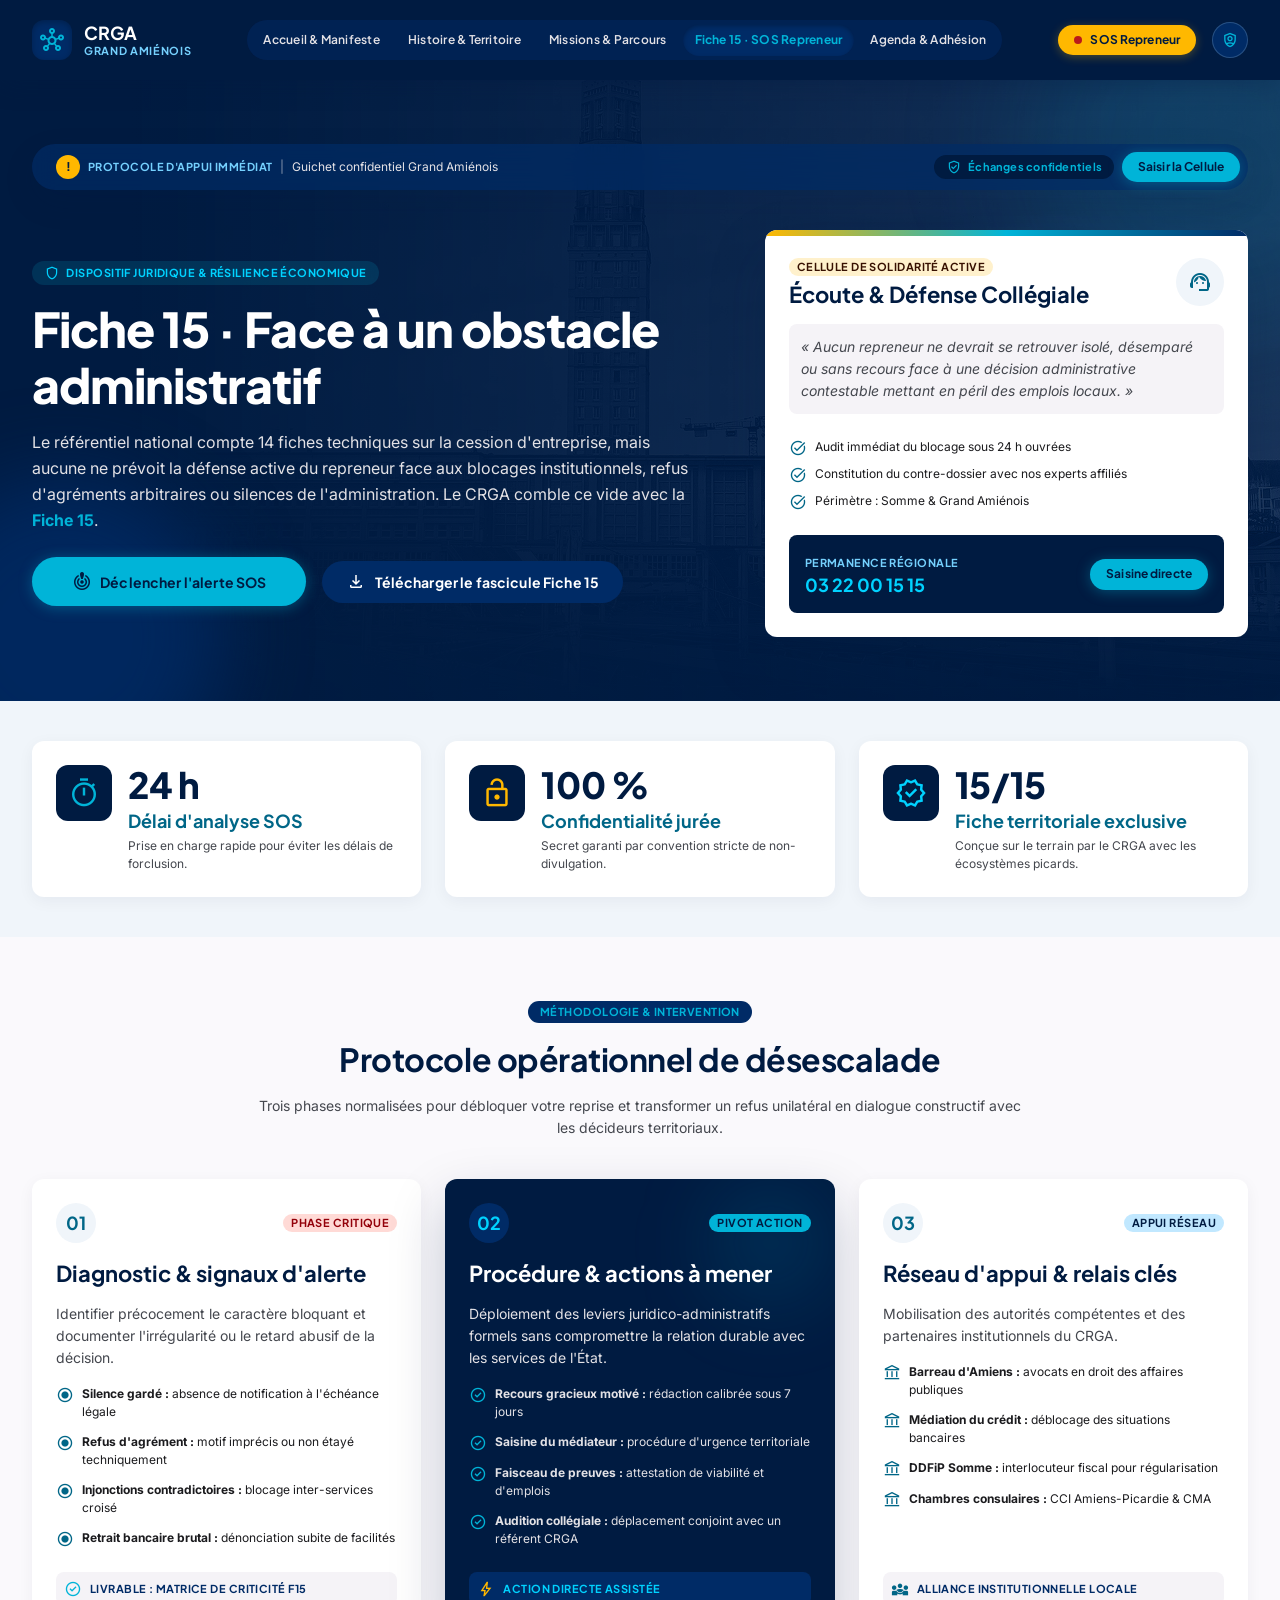
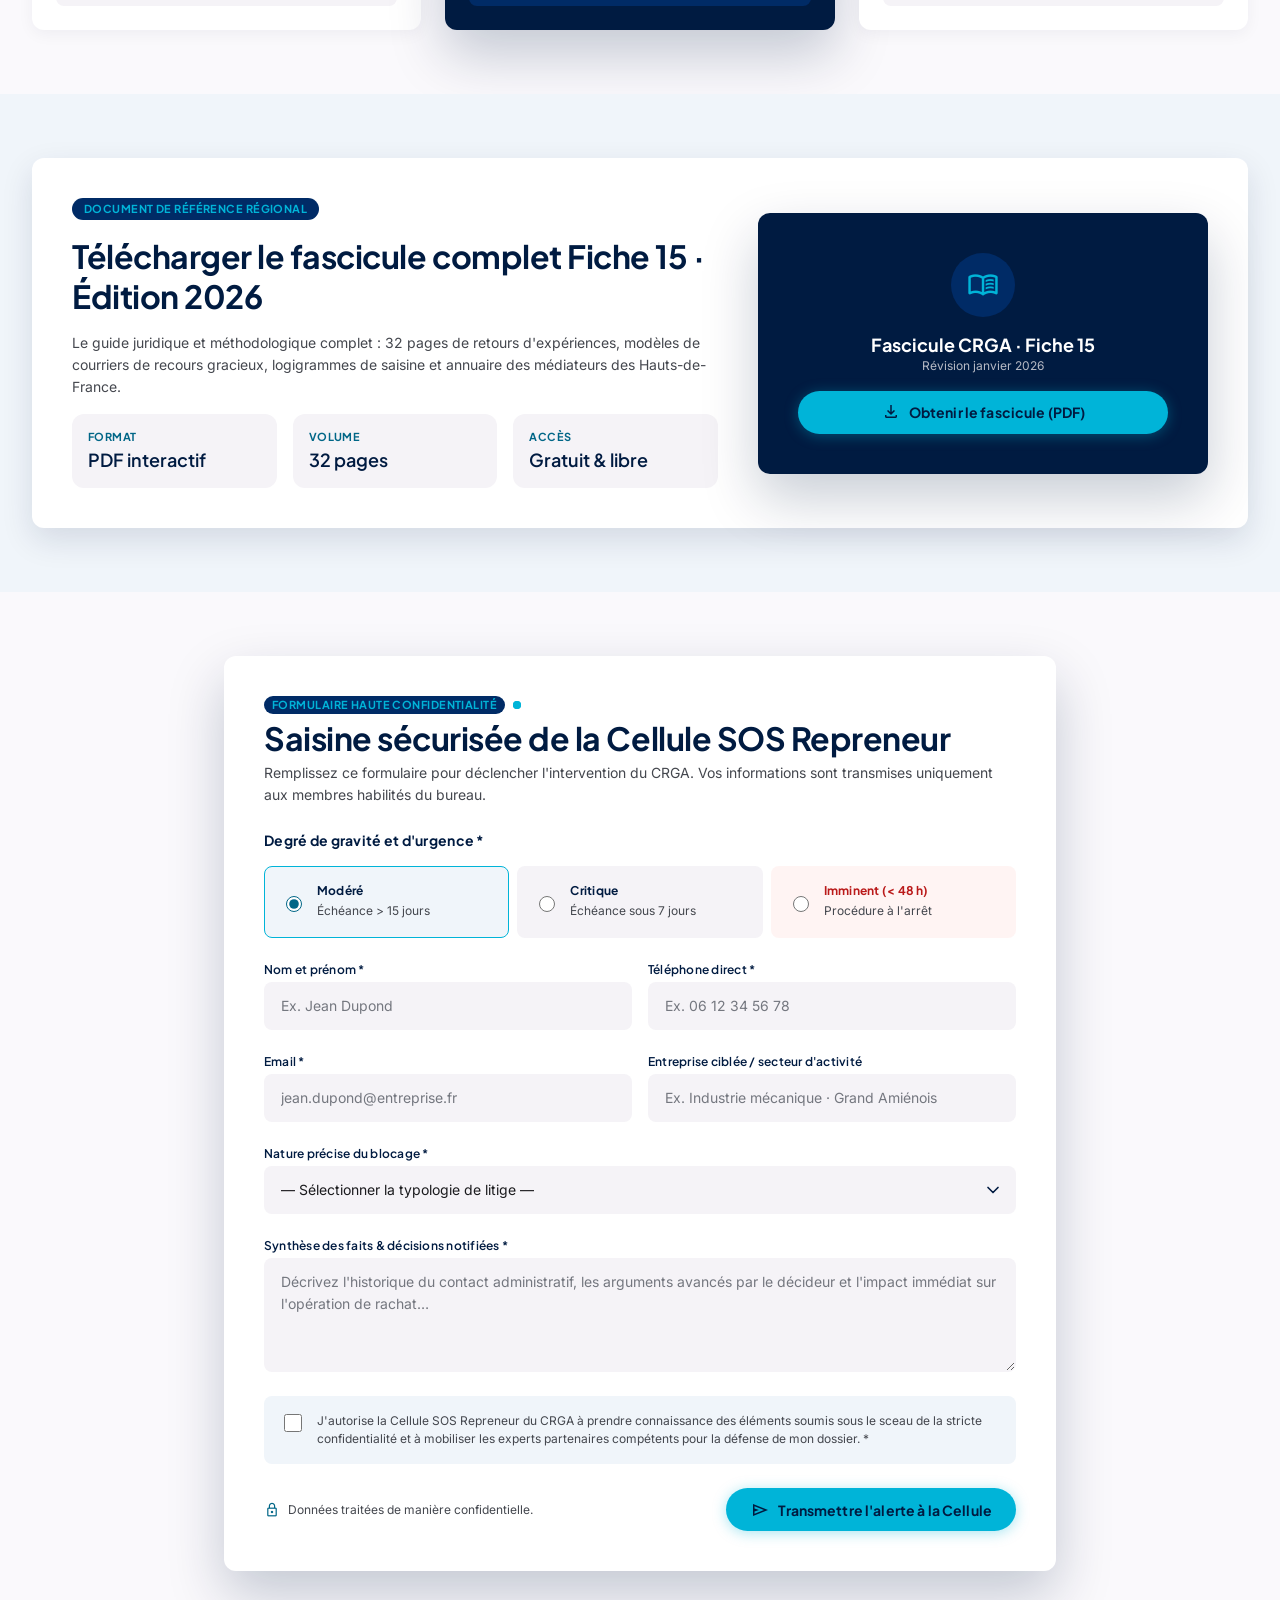
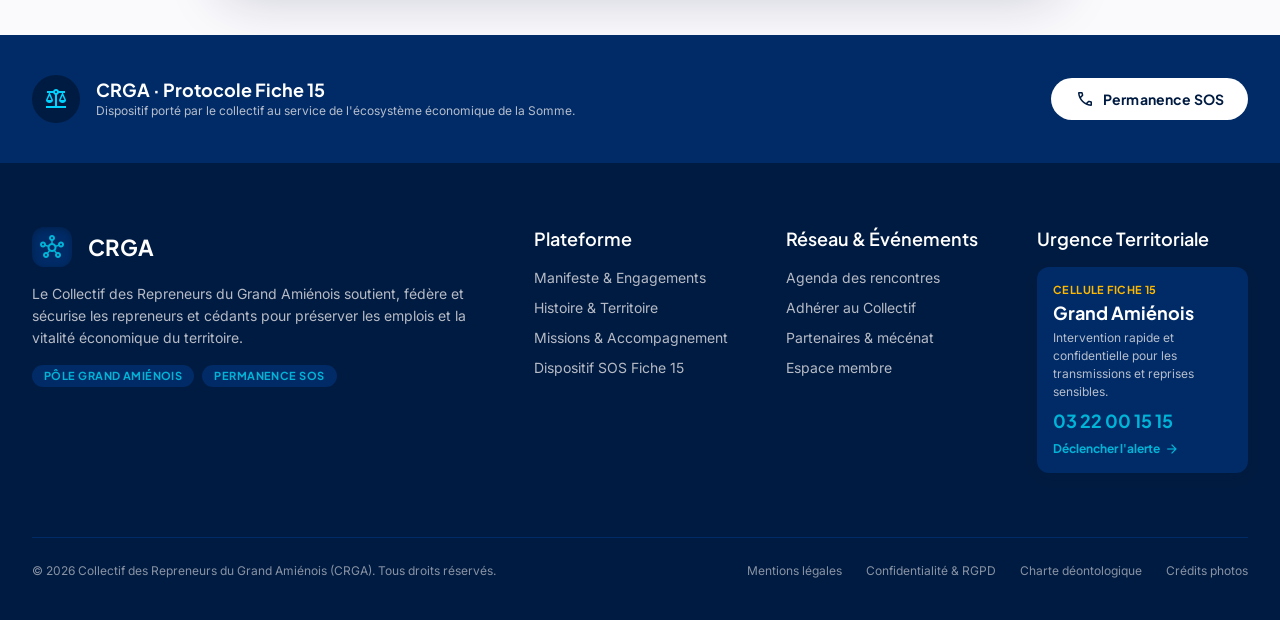
<file: fiche-15.html>
<!DOCTYPE html>
<html lang="fr">
<head>
  <meta charset="utf-8">
  <meta name="viewport" content="width=device-width, initial-scale=1">
  <title>Fiche 15 · SOS Repreneur — CRGA Grand Amiénois</title>
  <meta name="description" content="Fiche 15 : le dispositif du CRGA pour défendre les repreneurs face aux blocages administratifs, bancaires et réglementaires dans la Somme.">
  <link rel="preconnect" href="https://fonts.googleapis.com">
  <link rel="preconnect" href="https://fonts.gstatic.com" crossorigin>
  <link href="https://fonts.googleapis.com/css2?family=Inter:wght@400;500;600;700&family=Plus+Jakarta+Sans:wght@500;600;700;800&display=swap" rel="stylesheet">
  <link href="https://fonts.googleapis.com/css2?family=Material+Symbols+Outlined:opsz,wght,FILL,GRAD@20..48,100..700,0..1,-50..200&display=block" rel="stylesheet">
  <link rel="stylesheet" href="style.css">
  <script src="main.js" defer></script>
</head>
<body data-page="fiche15">
<main class="site-main">

  <!-- HERO -->
  <section class="section section--navy">
    <div class="hero-bg hero-bg--soft"><img src="tour-perret.jpg" alt="" fetchpriority="high"></div>
    <div class="glow glow--cyan glow--tr"></div>
    <div class="glow glow--navy glow--bl"></div>
    <div class="container z1">

      <div class="alert-pill">
        <div class="alert-pill__left">
          <span class="bang">!</span>
          <span class="eyebrow c-sec-dim">Protocole d'appui immédiat</span>
          <span class="t-sm c-on-navy-3">|</span>
          <span class="t-sm c-on-navy">Guichet confidentiel Grand Amiénois</span>
        </div>
        <div class="alert-pill__right">
          <span class="pill pill--navy-deep pill--plain label-md c-vivid"><span class="ms ms--16">verified_user</span>Échanges confidentiels</span>
          <a class="btn btn--cyan btn--sm" href="#formulaire-sos">Saisir la Cellule</a>
        </div>
      </div>

      <div class="grid grid-lg-12 grid--xl items-center">
        <div class="span-7 stack-md">
          <span class="pill pill--cyan-soft" style="align-self:flex-start"><span class="ms ms--16">shield</span>Dispositif juridique &amp; résilience économique</span>
          <h1 class="t-hero">Fiche 15 · Face à un obstacle administratif</h1>
          <p class="t-lg c-on-navy mw-md">
            Le référentiel national compte 14 fiches techniques sur la cession d'entreprise, mais aucune ne prévoit la défense active du repreneur face aux blocages institutionnels, refus d'agréments arbitraires ou silences de l'administration. Le CRGA comble ce vide avec la <strong class="c-cyan">Fiche 15</strong>.
          </p>
          <div class="row row--md row--wrap mt-sm">
            <a class="btn btn--cyan btn--lg" href="#formulaire-sos"><span class="ms">crisis_alert</span>Déclencher l'alerte SOS</a>
            <a class="btn btn--navy-surface" href="#telechargement"><span class="ms">download</span>Télécharger le fascicule Fiche 15</a>
          </div>
        </div>

        <div class="span-5">
          <div class="card card--shadow-xl" style="overflow:hidden">
            <div class="card__bar"></div>
            <div class="row row--top row--between row--md mt-xs mb-md">
              <div class="stack-xs">
                <span class="pill pill--amber-soft pill--sm" style="align-self:flex-start;color:var(--tertiary-c)">Cellule de solidarité active</span>
                <h2 class="t-h2 c-navy">Écoute &amp; Défense Collégiale</h2>
              </div>
              <span class="icon-box icon-box--md"><span class="ms ms--fill ms--24">support_agent</span></span>
            </div>
            <p class="quote-box mb-lg">« Aucun repreneur ne devrait se retrouver isolé, désemparé ou sans recours face à une décision administrative contestable mettant en péril des emplois locaux. »</p>
            <ul class="checklist checklist--tight t-sm mb-lg">
              <li><span class="ms">task_alt</span>Audit immédiat du blocage sous 24 h ouvrées</li>
              <li><span class="ms">task_alt</span>Constitution du contre-dossier avec nos experts affiliés</li>
              <li><span class="ms">task_alt</span>Périmètre : Somme &amp; Grand Amiénois</li>
            </ul>
            <div class="hotline">
              <div>
                <span class="eyebrow c-sec-dim">Permanence régionale</span>
                <a class="t-h3 bold c-vivid" style="display:block" href="tel:+33322001515">03 22 00 15 15</a>
              </div>
              <a class="btn btn--cyan btn--sm" href="#formulaire-sos">Saisine directe</a>
            </div>
          </div>
        </div>
      </div>
    </div>
  </section>

  <!-- INDICATEURS -->
  <section class="section section--sm section--ice">
    <div class="container">
      <div class="grid grid-md-3">
        <div class="card card--hover kpi reveal">
          <span class="icon-box icon-box--lg icon-box--sq icon-box--navy"><span class="ms ms--32">timer</span></span>
          <div class="stack-xs">
            <span class="t-price c-navy">24 h</span>
            <span class="t-h3 bold c-secondary">Délai d'analyse SOS</span>
            <p class="t-sm c-muted">Prise en charge rapide pour éviter les délais de forclusion.</p>
          </div>
        </div>
        <div class="card card--hover kpi reveal">
          <span class="icon-box icon-box--lg icon-box--sq icon-box--navy" style="color:var(--amber)"><span class="ms ms--32">lock_open</span></span>
          <div class="stack-xs">
            <span class="t-price c-navy">100 %</span>
            <span class="t-h3 bold c-secondary">Confidentialité jurée</span>
            <p class="t-sm c-muted">Secret garanti par convention stricte de non-divulgation.</p>
          </div>
        </div>
        <div class="card card--hover kpi reveal">
          <span class="icon-box icon-box--lg icon-box--sq icon-box--navy" style="color:var(--cyan-vivid)"><span class="ms ms--32">verified</span></span>
          <div class="stack-xs">
            <span class="t-price c-navy">15/15</span>
            <span class="t-h3 bold c-secondary">Fiche territoriale exclusive</span>
            <p class="t-sm c-muted">Conçue sur le terrain par le CRGA avec les écosystèmes picards.</p>
          </div>
        </div>
      </div>
    </div>
  </section>

  <!-- PROTOCOLE DE DÉSESCALADE -->
  <section class="section section--surface">
    <div class="container">
      <div class="section-head section-head--center">
        <span class="pill pill--navy">Méthodologie &amp; intervention</span>
        <h2 class="t-h1 c-navy">Protocole opérationnel de désescalade</h2>
        <p class="c-muted">Trois phases normalisées pour débloquer votre reprise et transformer un refus unilatéral en dialogue constructif avec les décideurs territoriaux.</p>
      </div>

      <div class="grid grid-lg-3">
        <article class="card card--hover card--fill reveal">
          <div class="stack-md">
            <div class="row row--between">
              <span class="num-badge">01</span>
              <span class="pill pill--error pill--sm">Phase critique</span>
            </div>
            <h3 class="t-h2 c-navy">Diagnostic &amp; signaux d'alerte</h3>
            <p class="c-muted">Identifier précocement le caractère bloquant et documenter l'irrégularité ou le retard abusif de la décision.</p>
            <ul class="checklist t-sm">
              <li><span class="ms">radio_button_checked</span><span><strong>Silence gardé :</strong> absence de notification à l'échéance légale</span></li>
              <li><span class="ms">radio_button_checked</span><span><strong>Refus d'agrément :</strong> motif imprécis ou non étayé techniquement</span></li>
              <li><span class="ms">radio_button_checked</span><span><strong>Injonctions contradictoires :</strong> blocage inter-services croisé</span></li>
              <li><span class="ms">radio_button_checked</span><span><strong>Retrait bancaire brutal :</strong> dénonciation subite de facilités</span></li>
            </ul>
          </div>
          <div class="card__tag"><span class="ms ms--18 c-cyan">check_circle</span><span class="eyebrow c-navy-surface">Livrable : matrice de criticité F15</span></div>
        </article>

        <article class="card card--navy card--shadow-xl card--hover card--fill reveal">
          <div class="glow glow--cyan" style="width:8rem;height:8rem;top:0;right:0;filter:blur(40px)"></div>
          <div class="stack-md z1">
            <div class="row row--between">
              <span class="num-badge num-badge--navy">02</span>
              <span class="pill pill--cyan pill--sm">Pivot action</span>
            </div>
            <h3 class="t-h2">Procédure &amp; actions à mener</h3>
            <p class="c-on-navy">Déploiement des leviers juridico-administratifs formels sans compromettre la relation durable avec les services de l'État.</p>
            <ul class="checklist checklist--cyan t-sm c-on-navy">
              <li><span class="ms">check_circle</span><span><strong>Recours gracieux motivé :</strong> rédaction calibrée sous 7 jours</span></li>
              <li><span class="ms">check_circle</span><span><strong>Saisine du médiateur :</strong> procédure d'urgence territoriale</span></li>
              <li><span class="ms">check_circle</span><span><strong>Faisceau de preuves :</strong> attestation de viabilité et d'emplois</span></li>
              <li><span class="ms">check_circle</span><span><strong>Audition collégiale :</strong> déplacement conjoint avec un référent CRGA</span></li>
            </ul>
          </div>
          <div class="card__tag z1"><span class="ms ms--18 c-amber">bolt</span><span class="eyebrow c-vivid">Action directe assistée</span></div>
        </article>

        <article class="card card--hover card--fill reveal">
          <div class="stack-md">
            <div class="row row--between">
              <span class="num-badge">03</span>
              <span class="pill pill--secondary pill--sm">Appui réseau</span>
            </div>
            <h3 class="t-h2 c-navy">Réseau d'appui &amp; relais clés</h3>
            <p class="c-muted">Mobilisation des autorités compétentes et des partenaires institutionnels du CRGA.</p>
            <ul class="checklist t-sm">
              <li><span class="ms">account_balance</span><span><strong>Barreau d'Amiens :</strong> avocats en droit des affaires publiques</span></li>
              <li><span class="ms">account_balance</span><span><strong>Médiation du crédit :</strong> déblocage des situations bancaires</span></li>
              <li><span class="ms">account_balance</span><span><strong>DDFiP Somme :</strong> interlocuteur fiscal pour régularisation</span></li>
              <li><span class="ms">account_balance</span><span><strong>Chambres consulaires :</strong> CCI Amiens-Picardie &amp; CMA</span></li>
            </ul>
          </div>
          <div class="card__tag"><span class="ms ms--18 c-secondary">diversity_3</span><span class="eyebrow c-navy-surface">Alliance institutionnelle locale</span></div>
        </article>
      </div>
    </div>
  </section>

  <!-- TÉLÉCHARGEMENT -->
  <section class="section section--ice" id="telechargement">
    <div class="container">
      <div class="card card--pad-lg card--shadow-lg grid grid-lg-12 grid--xl items-center">
        <div class="span-7 stack-md">
          <span class="pill pill--navy" style="align-self:flex-start">Document de référence régional</span>
          <h2 class="t-h1 c-navy">Télécharger le fascicule complet Fiche 15 · Édition 2026</h2>
          <p class="c-muted">Le guide juridique et méthodologique complet : 32 pages de retours d'expériences, modèles de courriers de recours gracieux, logigrammes de saisine et annuaire des médiateurs des Hauts-de-France.</p>
          <div class="grid grid-sm-3 grid--md">
            <div class="card card--low card--pad-md stack-xs"><span class="eyebrow c-secondary">Format</span><span class="t-h3 c-navy">PDF interactif</span></div>
            <div class="card card--low card--pad-md stack-xs"><span class="eyebrow c-secondary">Volume</span><span class="t-h3 c-navy">32 pages</span></div>
            <div class="card card--low card--pad-md stack-xs"><span class="eyebrow c-secondary">Accès</span><span class="t-h3 c-navy">Gratuit &amp; libre</span></div>
          </div>
        </div>
        <div class="span-5">
          <div class="card card--navy card--pad-lg card--shadow-xl stack-md center" style="align-items:center">
            <span class="icon-box icon-box--xl icon-box--navy-surface"><span class="ms ms--32">menu_book</span></span>
            <div>
              <p class="t-h3 bold">Fascicule CRGA · Fiche 15</p>
              <p class="t-sm c-on-navy-2">Révision janvier 2026</p>
            </div>
            <button class="btn btn--cyan btn--block" type="button" data-download="downloadConfirm">
              <span class="ms">file_download</span>Obtenir le fascicule (PDF)
            </button>
            <span class="hidden t-sm bold c-amber pulse" id="downloadConfirm" role="status">Téléchargement du dossier démarré…</span>
          </div>
        </div>
      </div>
    </div>
  </section>

  <!-- FORMULAIRE SOS -->
  <section class="section section--surface" id="formulaire-sos">
    <div class="container container--narrow">
      <div class="card card--pad-lg card--shadow-xl">
        <div class="stack-xs mb-lg">
          <div class="row">
            <span class="pill pill--navy pill--sm">Formulaire haute confidentialité</span>
            <span class="dot dot--cyan ping"></span>
          </div>
          <h2 class="t-h1 c-navy">Saisine sécurisée de la Cellule SOS Repreneur</h2>
          <p class="c-muted">Remplissez ce formulaire pour déclencher l'intervention du CRGA. Vos informations sont transmises uniquement aux membres habilités du bureau.</p>
        </div>

        <form class="form" data-form data-success="formSuccess" data-reset>
          <fieldset class="field" style="border:0;padding:0;margin:0">
            <legend class="field__label field__label--lg mb-md" style="padding:0">Degré de gravité et d'urgence *</legend>
            <div class="grid grid-sm-3 grid--sm">
              <label class="radio-tile">
                <input type="radio" name="urgence" value="modere" checked>
                <span><span class="label-md bold c-navy" style="display:block">Modéré</span><span class="t-sm c-muted">Échéance &gt; 15 jours</span></span>
              </label>
              <label class="radio-tile">
                <input type="radio" name="urgence" value="critique">
                <span><span class="label-md bold c-navy" style="display:block">Critique</span><span class="t-sm c-muted">Échéance sous 7 jours</span></span>
              </label>
              <label class="radio-tile radio-tile--danger">
                <input type="radio" name="urgence" value="imminent">
                <span><span class="label-md bold c-error" style="display:block">Imminent (&lt; 48 h)</span><span class="t-sm c-muted">Procédure à l'arrêt</span></span>
              </label>
            </div>
          </fieldset>

          <div class="grid grid-sm-2 grid--md">
            <div class="field">
              <label class="field__label" for="nomPrenom">Nom et prénom *</label>
              <input class="input" id="nomPrenom" name="nom" type="text" placeholder="Ex. Jean Dupond" autocomplete="name" required>
            </div>
            <div class="field">
              <label class="field__label" for="telephone">Téléphone direct *</label>
              <input class="input" id="telephone" name="telephone" type="tel" placeholder="Ex. 06 12 34 56 78" autocomplete="tel" required>
            </div>
          </div>

          <div class="grid grid-sm-2 grid--md">
            <div class="field">
              <label class="field__label" for="email">Email *</label>
              <input class="input" id="email" name="email" type="email" placeholder="jean.dupond@entreprise.fr" autocomplete="email" required>
            </div>
            <div class="field">
              <label class="field__label" for="cible">Entreprise ciblée / secteur d'activité</label>
              <input class="input" id="cible" name="cible" type="text" placeholder="Ex. Industrie mécanique · Grand Amiénois">
            </div>
          </div>

          <div class="field">
            <label class="field__label" for="typeBlocage">Nature précise du blocage *</label>
            <select class="select" id="typeBlocage" name="blocage" required>
              <option value="">— Sélectionner la typologie de litige —</option>
              <option value="refus-financement">Désengagement bancaire ou refus unilatéral de caution</option>
              <option value="blocage-prefecture">Blocage préfectoral / agrément réglementé</option>
              <option value="litige-fiscal">Injonction ou contrôle fiscal lors de la cession (DDFiP)</option>
              <option value="bail-commercial">Refus de renouvellement de bail / collectivité</option>
              <option value="tribunal-commerce">Dossier en instance au tribunal de commerce</option>
              <option value="autre">Autre motif complexe de blocage administratif</option>
            </select>
          </div>

          <div class="field">
            <label class="field__label" for="description">Synthèse des faits &amp; décisions notifiées *</label>
            <textarea class="textarea" id="description" name="description" rows="4" required placeholder="Décrivez l'historique du contact administratif, les arguments avancés par le décideur et l'impact immédiat sur l'opération de rachat…"></textarea>
          </div>

          <label class="check check-box">
            <input type="checkbox" id="rgpdConsent" name="consentement" required>
            <span class="t-sm c-muted">J'autorise la Cellule SOS Repreneur du CRGA à prendre connaissance des éléments soumis sous le sceau de la stricte confidentialité et à mobiliser les experts partenaires compétents pour la défense de mon dossier. *</span>
          </label>

          <div class="row row--between row--wrap row--md">
            <span class="row t-sm c-muted"><span class="ms ms--16 c-secondary">lock</span>Données traitées de manière confidentielle.</span>
            <button class="btn btn--cyan" type="submit"><span class="ms">send</span>Transmettre l'alerte à la Cellule</button>
          </div>

          <div class="form-success" id="formSuccess" role="status">
            <span class="ms ms--28 c-secondary">verified</span>
            <span><strong>Alerte enregistrée.</strong> Un référent du CRGA prendra contact avec vous dans un délai maximum de 24 h.</span>
          </div>
        </form>
      </div>
    </div>
  </section>

  <!-- BANDEAU SOLIDARITÉ -->
  <section class="section section--sm section--navy-surface">
    <div class="container row row--between row--wrap row--lg">
      <div class="row row--md">
        <span class="icon-box icon-box--md icon-box--navy" style="color:var(--cyan-vivid)"><span class="ms ms--24">balance</span></span>
        <div>
          <h2 class="t-h3 bold">CRGA · Protocole Fiche 15</h2>
          <p class="t-sm c-on-navy-2">Dispositif porté par le collectif au service de l'écosystème économique de la Somme.</p>
        </div>
      </div>
      <a class="btn btn--light" href="tel:+33322001515"><span class="ms">call</span>Permanence SOS</a>
    </div>
  </section>

</main>
</body>
</html>
</file>
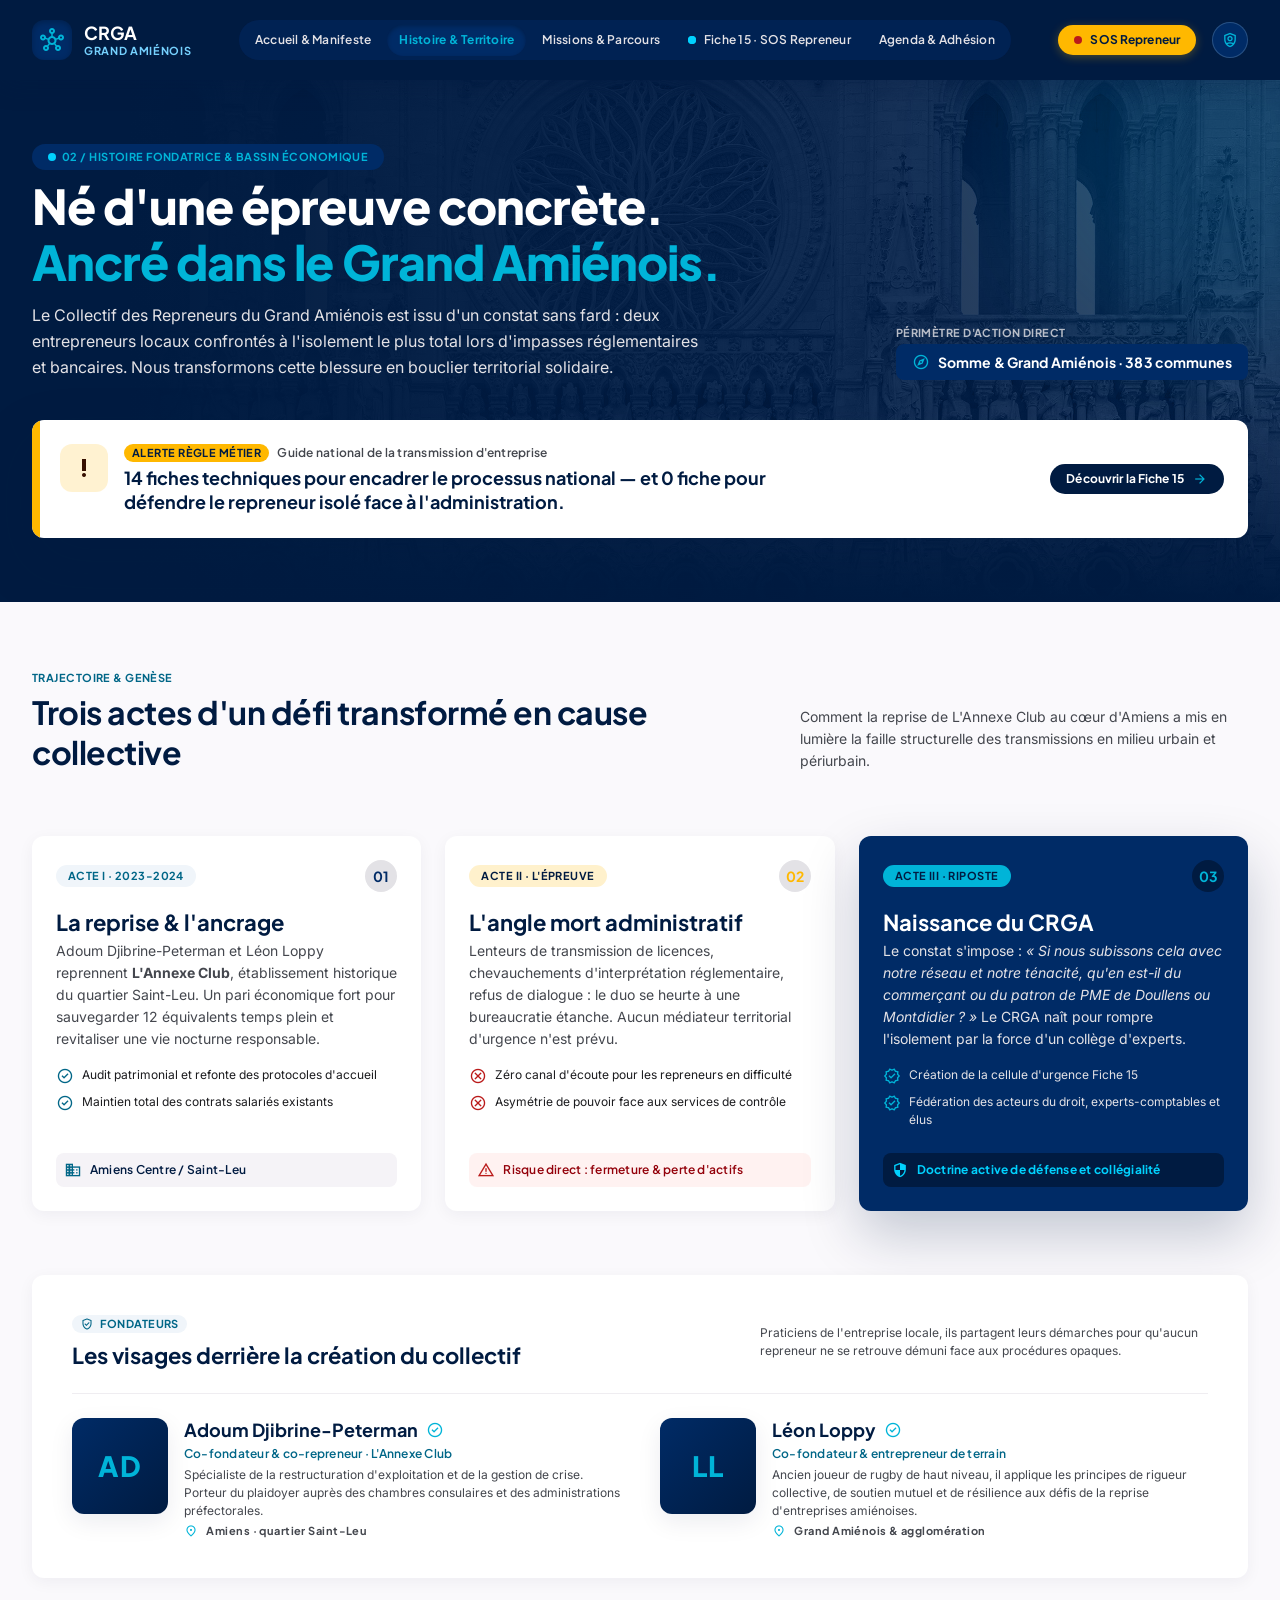
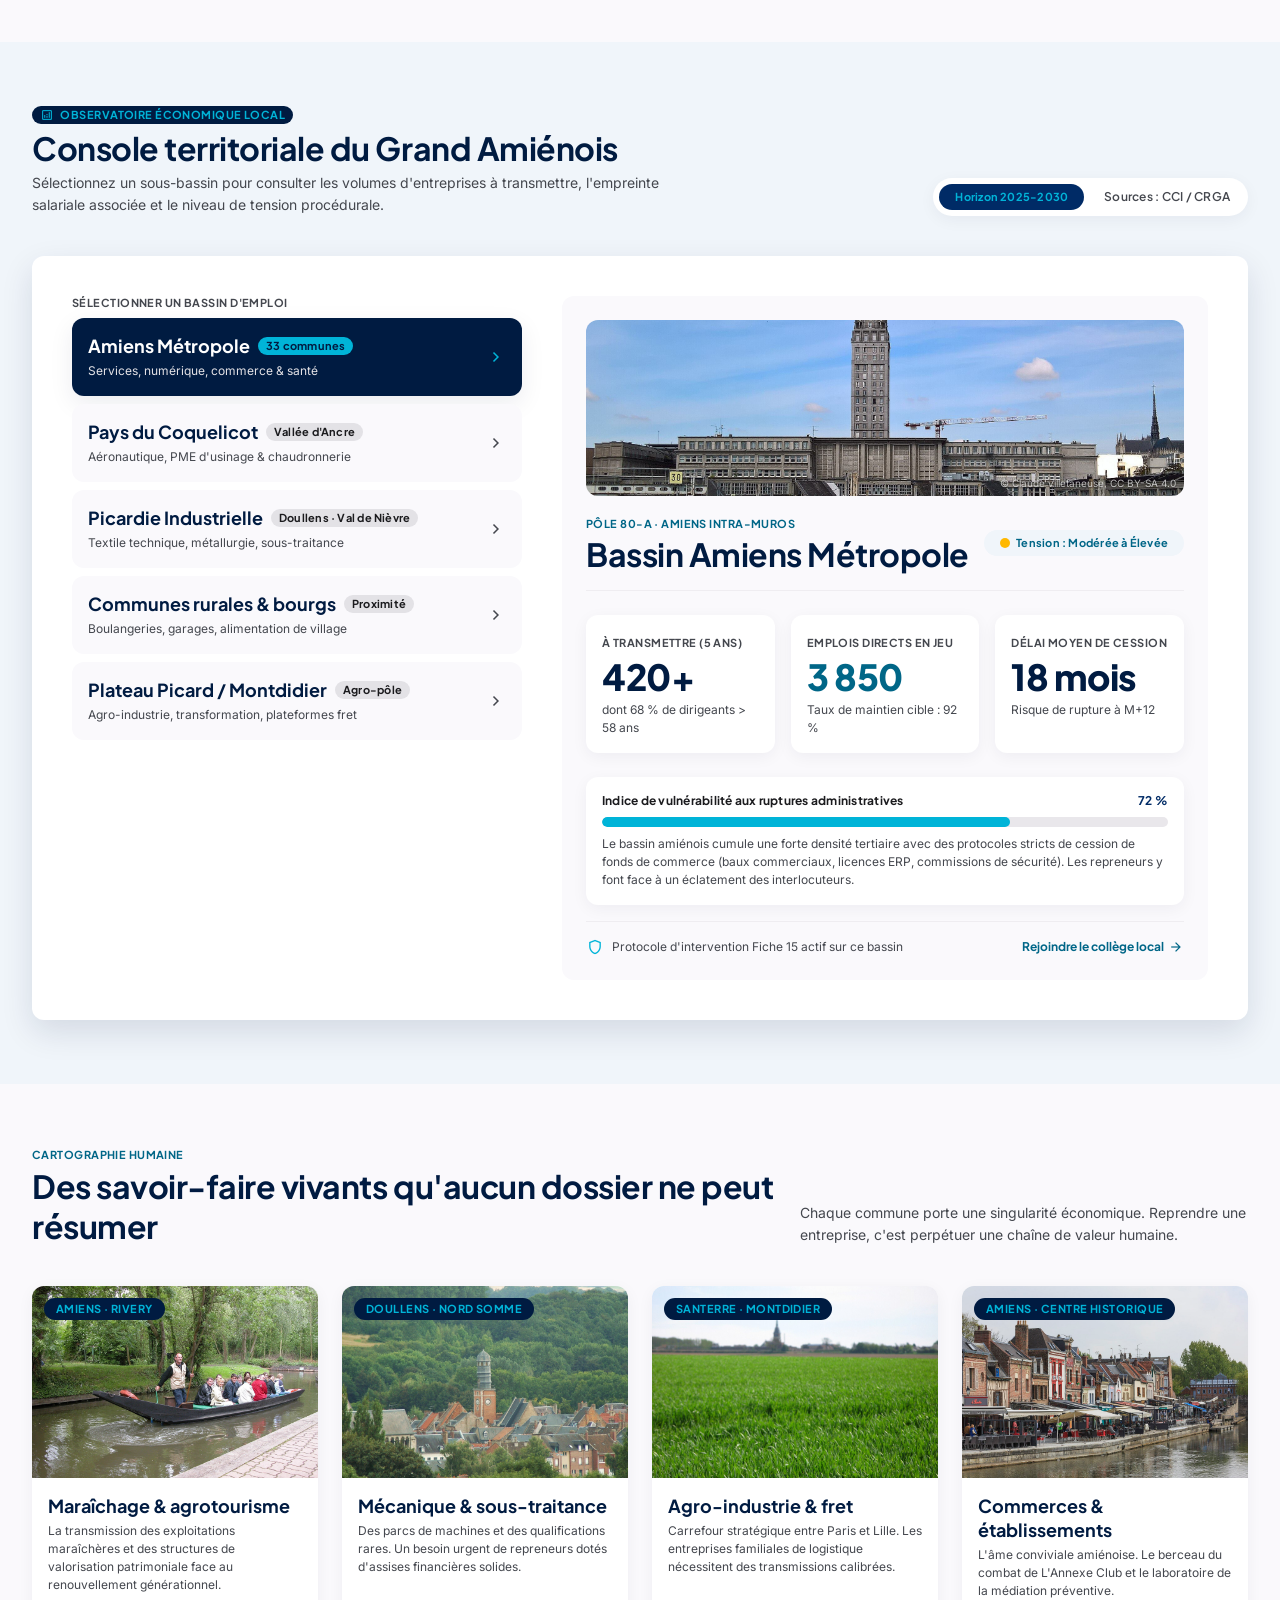
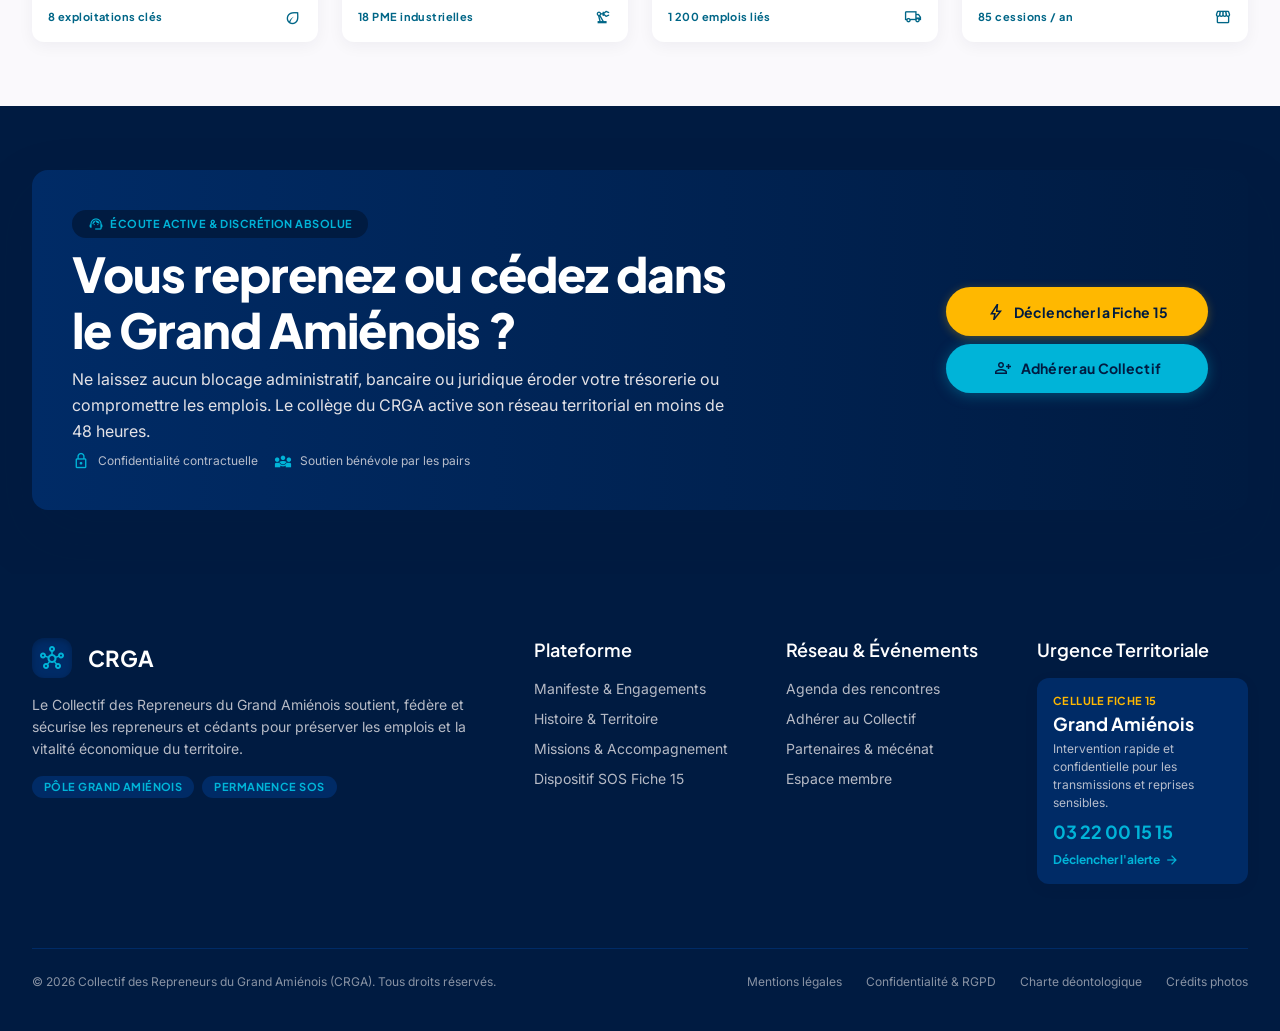
<file: histoire.html>
<!DOCTYPE html>
<html lang="fr">
<head>
  <meta charset="utf-8">
  <meta name="viewport" content="width=device-width, initial-scale=1">
  <title>Histoire &amp; Territoire — CRGA Grand Amiénois</title>
  <meta name="description" content="Né d'une épreuve concrète, ancré dans le Grand Amiénois : l'histoire du Collectif des Repreneurs et la console territoriale des bassins d'emploi de la Somme.">
  <link rel="preconnect" href="https://fonts.googleapis.com">
  <link rel="preconnect" href="https://fonts.gstatic.com" crossorigin>
  <link href="https://fonts.googleapis.com/css2?family=Inter:wght@400;500;600;700&family=Plus+Jakarta+Sans:wght@500;600;700;800&display=swap" rel="stylesheet">
  <link href="https://fonts.googleapis.com/css2?family=Material+Symbols+Outlined:opsz,wght,FILL,GRAD@20..48,100..700,0..1,-50..200&display=block" rel="stylesheet">
  <link rel="stylesheet" href="style.css">
  <script src="main.js" defer></script>
</head>
<body data-page="histoire">
<main class="site-main">

  <!-- HERO NARRATIF -->
  <section class="section section--navy">
    <div class="hero-bg"><img src="cathedrale.jpg" alt="" fetchpriority="high"></div>
    <div class="glow glow--cyan glow--tr"></div>
    <div class="container z1">
      <div class="row row--between row--wrap row--lg mb-xl" style="align-items:flex-end">
        <div class="stack-sm mw-lg">
          <span class="pill pill--navy pill--lg c-vivid" style="align-self:flex-start"><span class="dot dot--vivid pulse"></span>02 / Histoire fondatrice &amp; bassin économique</span>
          <h1 class="t-hero">Né d'une épreuve concrète.<br><span class="c-cyan">Ancré dans le Grand Amiénois.</span></h1>
          <p class="t-lg c-on-navy mw-md mt-xs">
            Le Collectif des Repreneurs du Grand Amiénois est issu d'un constat sans fard : deux entrepreneurs locaux confrontés à l'isolement le plus total lors d'impasses réglementaires et bancaires. Nous transformons cette blessure en bouclier territorial solidaire.
          </p>
        </div>
        <div class="stack-xs">
          <span class="eyebrow c-on-navy-2">Périmètre d'action direct</span>
          <span class="row card--navy-surface label-lg" style="padding:.5rem 1rem;border-radius:var(--r)"><span class="ms ms--18 c-cyan">explore</span>Somme &amp; Grand Amiénois · 383 communes</span>
        </div>
      </div>

      <div class="card card--shadow-xl" style="overflow:hidden">
        <div class="card__side"></div>
        <div class="grid grid-lg-12 grid--md items-center" style="padding-left:.25rem">
          <div class="span-8 row row--md row--top">
            <span class="icon-box icon-box--md icon-box--sq icon-box--amber" style="color:var(--tertiary-c)"><span class="ms ms--24">priority_high</span></span>
            <div>
              <div class="row row--wrap">
                <span class="pill pill--amber pill--sm">Alerte règle métier</span>
                <span class="label-md c-muted">Guide national de la transmission d'entreprise</span>
              </div>
              <p class="t-h3 bold c-navy mt-xs">14 fiches techniques pour encadrer le processus national — et 0 fiche pour défendre le repreneur isolé face à l'administration.</p>
            </div>
          </div>
          <div class="span-4 row" style="justify-content:flex-end">
            <a class="btn btn--navy btn--sm" href="fiche-15.html">Découvrir la Fiche 15<span class="ms ms--16 c-cyan">arrow_forward</span></a>
          </div>
        </div>
      </div>
    </div>
  </section>

  <!-- CHRONOLOGIE EN 3 ACTES -->
  <section class="section section--surface">
    <div class="container stack-2xl">
      <div class="section-head section-head--split" style="margin-bottom:0">
        <div>
          <span class="eyebrow c-secondary">Trajectoire &amp; genèse</span>
          <h2 class="t-h1 c-navy mt-xs">Trois actes d'un défi transformé en cause collective</h2>
        </div>
        <p class="section-head__intro">Comment la reprise de L'Annexe Club au cœur d'Amiens a mis en lumière la faille structurelle des transmissions en milieu urbain et périurbain.</p>
      </div>

      <div class="grid grid-md-3">
        <article class="card card--hover card--fill reveal">
          <div class="stack-md">
            <div class="row row--between">
              <span class="pill pill--ice">Acte I · 2023-2024</span>
              <span class="num-badge num-badge--sm num-badge--grey" style="color:var(--navy-surface)">01</span>
            </div>
            <div class="stack-xs">
              <h3 class="t-h2 c-navy">La reprise &amp; l'ancrage</h3>
              <p class="c-muted">Adoum Djibrine-Peterman et Léon Loppy reprennent <strong>L'Annexe Club</strong>, établissement historique du quartier Saint-Leu. Un pari économique fort pour sauvegarder 12 équivalents temps plein et revitaliser une vie nocturne responsable.</p>
            </div>
            <ul class="checklist checklist--tight t-sm">
              <li><span class="ms">check_circle</span>Audit patrimonial et refonte des protocoles d'accueil</li>
              <li><span class="ms">check_circle</span>Maintien total des contrats salariés existants</li>
            </ul>
          </div>
          <div class="card__tag"><span class="ms ms--18 c-secondary">domain</span><span class="label-md c-navy">Amiens Centre / Saint-Leu</span></div>
        </article>

        <article class="card card--hover card--fill reveal">
          <div class="stack-md">
            <div class="row row--between">
              <span class="pill pill--amber-soft">Acte II · L'épreuve</span>
              <span class="num-badge num-badge--sm num-badge--grey" style="color:var(--amber)">02</span>
            </div>
            <div class="stack-xs">
              <h3 class="t-h2 c-navy">L'angle mort administratif</h3>
              <p class="c-muted">Lenteurs de transmission de licences, chevauchements d'interprétation réglementaire, refus de dialogue : le duo se heurte à une bureaucratie étanche. Aucun médiateur territorial d'urgence n'est prévu.</p>
            </div>
            <ul class="checklist checklist--tight checklist--error t-sm">
              <li><span class="ms">cancel</span>Zéro canal d'écoute pour les repreneurs en difficulté</li>
              <li><span class="ms">cancel</span>Asymétrie de pouvoir face aux services de contrôle</li>
            </ul>
          </div>
          <div class="card__tag card__tag--error"><span class="ms ms--18 c-error">warning</span><span class="label-md" style="color:var(--on-error-c)">Risque direct : fermeture &amp; perte d'actifs</span></div>
        </article>

        <article class="card card--navy-surface card--shadow-xl card--fill reveal">
          <div class="stack-md">
            <div class="row row--between">
              <span class="pill pill--cyan">Acte III · Riposte</span>
              <span class="num-badge num-badge--sm num-badge--deep">03</span>
            </div>
            <div class="stack-xs">
              <h3 class="t-h2">Naissance du CRGA</h3>
              <p class="c-on-navy">Le constat s'impose : <em>« Si nous subissons cela avec notre réseau et notre ténacité, qu'en est-il du commerçant ou du patron de PME de Doullens ou Montdidier ? »</em> Le CRGA naît pour rompre l'isolement par la force d'un collège d'experts.</p>
            </div>
            <ul class="checklist checklist--tight checklist--cyan t-sm c-on-navy">
              <li><span class="ms">verified</span>Création de la cellule d'urgence Fiche 15</li>
              <li><span class="ms">verified</span>Fédération des acteurs du droit, experts-comptables et élus</li>
            </ul>
          </div>
          <div class="card__tag"><span class="ms ms--18 c-vivid">security</span><span class="label-md bold c-vivid">Doctrine active de défense et collégialité</span></div>
        </article>
      </div>

      <!-- Fondateurs -->
      <div class="card card--pad-lg reveal">
        <div class="row row--between row--wrap row--lg" style="padding-bottom:1.5rem;border-bottom:1px solid var(--container)">
          <div>
            <span class="pill pill--ice pill--sm"><span class="ms ms--14">verified_user</span>Fondateurs</span>
            <h3 class="t-h2 c-navy mt-xs">Les visages derrière la création du collectif</h3>
          </div>
          <p class="t-sm c-muted mw-sm">Praticiens de l'entreprise locale, ils partagent leurs démarches pour qu'aucun repreneur ne se retrouve démuni face aux procédures opaques.</p>
        </div>
        <div class="grid grid-md-2 grid--xl" style="padding-top:1.5rem">
          <div class="row row--md row--top">
            <!-- Remplacer par une vraie photo : <img src="adoum.jpg" alt="Adoum Djibrine-Peterman"> -->
            <span class="avatar avatar--xl avatar--sq">AD</span>
            <div class="stack-xs">
              <div class="row"><h4 class="t-h3 bold c-navy">Adoum Djibrine-Peterman</h4><span class="ms ms--18 c-cyan">check_circle</span></div>
              <p class="label-md c-secondary">Co-fondateur &amp; co-repreneur · L'Annexe Club</p>
              <p class="t-sm c-muted">Spécialiste de la restructuration d'exploitation et de la gestion de crise. Porteur du plaidoyer auprès des chambres consulaires et des administrations préfectorales.</p>
              <span class="row eyebrow c-muted" style="text-transform:none"><span class="ms ms--14 c-cyan">location_on</span>Amiens · quartier Saint-Leu</span>
            </div>
          </div>
          <div class="row row--md row--top">
            <!-- Remplacer par une vraie photo : <img src="leon.jpg" alt="Léon Loppy"> -->
            <span class="avatar avatar--xl avatar--sq">LL</span>
            <div class="stack-xs">
              <div class="row"><h4 class="t-h3 bold c-navy">Léon Loppy</h4><span class="ms ms--18 c-cyan">check_circle</span></div>
              <p class="label-md c-secondary">Co-fondateur &amp; entrepreneur de terrain</p>
              <p class="t-sm c-muted">Ancien joueur de rugby de haut niveau, il applique les principes de rigueur collective, de soutien mutuel et de résilience aux défis de la reprise d'entreprises amiénoises.</p>
              <span class="row eyebrow c-muted" style="text-transform:none"><span class="ms ms--14 c-cyan">location_on</span>Grand Amiénois &amp; agglomération</span>
            </div>
          </div>
        </div>
      </div>
    </div>
  </section>

  <!-- CONSOLE TERRITORIALE -->
  <section class="section section--ice" id="console">
    <div class="container stack-xl">
      <div class="section-head section-head--split" style="margin-bottom:0">
        <div class="stack-xs">
          <span class="pill pill--navy-deep pill--sm" style="align-self:flex-start"><span class="ms ms--14">analytics</span>Observatoire économique local</span>
          <h2 class="t-h1 c-navy">Console territoriale du Grand Amiénois</h2>
          <p class="c-muted mw-md">Sélectionnez un sous-bassin pour consulter les volumes d'entreprises à transmettre, l'empreinte salariale associée et le niveau de tension procédurale.</p>
        </div>
        <div class="row card card--pad-md" style="padding:.375rem;border-radius:var(--r-full)">
          <span class="pill pill--navy pill--lg pill--plain label-md">Horizon 2025-2030</span>
          <span class="label-md c-muted" style="padding:0 .75rem">Sources : CCI / CRGA</span>
        </div>
      </div>

      <div class="card card--pad-lg card--shadow-lg">
        <div class="grid grid-lg-12 grid--xl">
          <div class="span-5 stack-sm">
            <span class="eyebrow c-muted">Sélectionner un bassin d'emploi</span>
            <div class="stack-sm">
              <button class="basin-btn is-active" type="button" data-basin="amiens" aria-pressed="true">
                <span class="stack-xs">
                  <span class="row row--wrap"><span class="basin-btn__title">Amiens Métropole</span><span class="pill pill--sm">33 communes</span></span>
                  <span class="basin-btn__desc">Services, numérique, commerce &amp; santé</span>
                </span>
                <span class="ms">chevron_right</span>
              </button>
              <button class="basin-btn" type="button" data-basin="coquelicot" aria-pressed="false">
                <span class="stack-xs">
                  <span class="row row--wrap"><span class="basin-btn__title">Pays du Coquelicot</span><span class="pill pill--sm">Vallée d'Ancre</span></span>
                  <span class="basin-btn__desc">Aéronautique, PME d'usinage &amp; chaudronnerie</span>
                </span>
                <span class="ms">chevron_right</span>
              </button>
              <button class="basin-btn" type="button" data-basin="picardie" aria-pressed="false">
                <span class="stack-xs">
                  <span class="row row--wrap"><span class="basin-btn__title">Picardie Industrielle</span><span class="pill pill--sm">Doullens · Val de Nièvre</span></span>
                  <span class="basin-btn__desc">Textile technique, métallurgie, sous-traitance</span>
                </span>
                <span class="ms">chevron_right</span>
              </button>
              <button class="basin-btn" type="button" data-basin="rurales" aria-pressed="false">
                <span class="stack-xs">
                  <span class="row row--wrap"><span class="basin-btn__title">Communes rurales &amp; bourgs</span><span class="pill pill--sm">Proximité</span></span>
                  <span class="basin-btn__desc">Boulangeries, garages, alimentation de village</span>
                </span>
                <span class="ms">chevron_right</span>
              </button>
              <button class="basin-btn" type="button" data-basin="plateau" aria-pressed="false">
                <span class="stack-xs">
                  <span class="row row--wrap"><span class="basin-btn__title">Plateau Picard / Montdidier</span><span class="pill pill--sm">Agro-pôle</span></span>
                  <span class="basin-btn__desc">Agro-industrie, transformation, plateformes fret</span>
                </span>
                <span class="ms">chevron_right</span>
              </button>
            </div>
          </div>

          <div class="span-7 card card--surface card--fill" aria-live="polite">
            <div>
              <figure class="media media--h40 mb-md" style="margin-top:0;margin-left:0;margin-right:0">
                <img id="basin-img" loading="lazy" src="tour-perret.jpg" alt="La gare d'Amiens et la tour Perret">
                <figcaption class="photo-credit" id="basin-credit">© Claude villetaneuse, CC BY-SA 4.0</figcaption>
              </figure>
              <div class="row row--between row--wrap" style="padding-bottom:1rem;border-bottom:1px solid var(--container)">
                <div>
                  <span class="eyebrow c-secondary" id="basin-code">Pôle 80-A · Amiens intra-muros</span>
                  <h3 class="t-h1 c-navy" id="basin-title">Bassin Amiens Métropole</h3>
                </div>
                <span class="pill pill--ice pill--lg pill--plain label-md c-navy"><span class="dot dot--amber dot--lg"></span><span id="basin-status">Tension : Modérée à Élevée</span></span>
              </div>

              <div class="grid grid-sm-3 grid--md" style="margin:1.5rem 0">
                <div class="card card--pad-md">
                  <span class="eyebrow c-muted">À transmettre (5 ans)</span>
                  <div class="t-price c-navy mt-xs" id="stat-transmissions">420+</div>
                  <p class="t-sm c-muted mt-xs" id="stat-transmissions-sub">dont 68 % de dirigeants &gt; 58 ans</p>
                </div>
                <div class="card card--pad-md">
                  <span class="eyebrow c-muted">Emplois directs en jeu</span>
                  <div class="t-price c-secondary mt-xs" id="stat-jobs">3 850</div>
                  <p class="t-sm c-muted mt-xs" id="stat-jobs-sub">Taux de maintien cible : 92 %</p>
                </div>
                <div class="card card--pad-md">
                  <span class="eyebrow c-muted">Délai moyen de cession</span>
                  <div class="t-price c-navy mt-xs" id="stat-duration">18 mois</div>
                  <p class="t-sm c-muted mt-xs" id="stat-duration-sub">Risque de rupture à M+12</p>
                </div>
              </div>

              <div class="card card--pad-md stack-sm">
                <div class="row row--between">
                  <span class="label-md bold">Indice de vulnérabilité aux ruptures administratives</span>
                  <span class="label-md bold c-navy-surface" id="gauge-percent">72 %</span>
                </div>
                <div class="bar"><div class="bar__fill" id="gauge-bar" style="width:72%"></div></div>
                <p class="t-sm c-muted" id="basin-narrative">Le bassin amiénois cumule une forte densité tertiaire avec des protocoles stricts de cession de fonds de commerce (baux commerciaux, licences ERP, commissions de sécurité). Les repreneurs y font face à un éclatement des interlocuteurs.</p>
              </div>
            </div>

            <div class="row row--between row--wrap" style="padding-top:1rem;margin-top:1rem;border-top:1px solid var(--container)">
              <span class="row t-sm c-muted"><span class="ms ms--18 c-cyan">shield</span>Protocole d'intervention Fiche 15 actif sur ce bassin</span>
              <a class="link" href="adhesion.html">Rejoindre le collège local <span class="ms ms--16">arrow_forward</span></a>
            </div>
          </div>
        </div>
      </div>
    </div>
  </section>

  <!-- CARTOGRAPHIE HUMAINE -->
  <section class="section section--surface">
    <div class="container stack-xl">
      <div class="section-head section-head--split" style="margin-bottom:0">
        <div class="stack-xs">
          <span class="eyebrow c-secondary">Cartographie humaine</span>
          <h2 class="t-h1 c-navy">Des savoir-faire vivants qu'aucun dossier ne peut résumer</h2>
        </div>
        <p class="section-head__intro">Chaque commune porte une singularité économique. Reprendre une entreprise, c'est perpétuer une chaîne de valeur humaine.</p>
      </div>

      <div class="grid grid-md-2 grid-lg-4">
        <article class="card card--pad-0 card--hover card--fill group reveal">
          <div class="media media--h48">
            <img loading="lazy" alt="Barque à cornet dans les Hortillonnages d'Amiens" src="hortillonnages.jpg">
            <span class="media__badge pill pill--navy-deep">Amiens · Rivery</span>
          </div>
          <div class="stack-sm" style="padding:1rem;flex:1;justify-content:space-between">
            <div>
              <h3 class="t-h3 bold c-navy">Maraîchage &amp; agrotourisme</h3>
              <p class="t-sm c-muted mt-xs">La transmission des exploitations maraîchères et des structures de valorisation patrimoniale face au renouvellement générationnel.</p>
            </div>
            <div class="row row--between eyebrow c-secondary" style="text-transform:none"><span>8 exploitations clés</span><span class="ms ms--18">eco</span></div>
          </div>
        </article>

        <article class="card card--pad-0 card--hover card--fill group reveal">
          <div class="media media--h48">
            <img loading="lazy" alt="Doullens et son beffroi au creux de la vallée de l'Authie" src="doullens.jpg">
            <span class="media__badge pill pill--navy-deep">Doullens · Nord Somme</span>
          </div>
          <div class="stack-sm" style="padding:1rem;flex:1;justify-content:space-between">
            <div>
              <h3 class="t-h3 bold c-navy">Mécanique &amp; sous-traitance</h3>
              <p class="t-sm c-muted mt-xs">Des parcs de machines et des qualifications rares. Un besoin urgent de repreneurs dotés d'assises financières solides.</p>
            </div>
            <div class="row row--between eyebrow c-secondary" style="text-transform:none"><span>18 PME industrielles</span><span class="ms ms--18">precision_manufacturing</span></div>
          </div>
        </article>

        <article class="card card--pad-0 card--hover card--fill group reveal">
          <div class="media media--h48">
            <img loading="lazy" alt="Champs du Santerre et clocher de Villers-Bretonneux à l'horizon" src="santerre.jpg">
            <span class="media__badge pill pill--navy-deep">Santerre · Montdidier</span>
          </div>
          <div class="stack-sm" style="padding:1rem;flex:1;justify-content:space-between">
            <div>
              <h3 class="t-h3 bold c-navy">Agro-industrie &amp; fret</h3>
              <p class="t-sm c-muted mt-xs">Carrefour stratégique entre Paris et Lille. Les entreprises familiales de logistique nécessitent des transmissions calibrées.</p>
            </div>
            <div class="row row--between eyebrow c-secondary" style="text-transform:none"><span>1 200 emplois liés</span><span class="ms ms--18">local_shipping</span></div>
          </div>
        </article>

        <article class="card card--pad-0 card--hover card--fill group reveal">
          <div class="media media--h48">
            <img loading="lazy" alt="Terrasses du quai Belu, quartier Saint-Leu à Amiens" src="quai-belu.jpg">
            <span class="media__badge pill pill--navy-deep">Amiens · Centre historique</span>
          </div>
          <div class="stack-sm" style="padding:1rem;flex:1;justify-content:space-between">
            <div>
              <h3 class="t-h3 bold c-navy">Commerces &amp; établissements</h3>
              <p class="t-sm c-muted mt-xs">L'âme conviviale amiénoise. Le berceau du combat de L'Annexe Club et le laboratoire de la médiation préventive.</p>
            </div>
            <div class="row row--between eyebrow c-secondary" style="text-transform:none"><span>85 cessions / an</span><span class="ms ms--18">storefront</span></div>
          </div>
        </article>
      </div>
    </div>
  </section>

  <!-- CTA ÉCOUTE ACTIVE -->
  <section class="section section--navy">
    <div class="container z1">
      <div class="card card--pad-lg card--shadow-xl row row--between row--wrap row--lg" style="background:linear-gradient(90deg,var(--navy-surface),var(--navy-deep));color:#fff;border-radius:var(--r-lg)">
        <div class="stack-sm mw-md">
          <span class="pill pill--navy-deep pill--lg c-amber" style="align-self:flex-start"><span class="ms ms--16">support_agent</span>Écoute active &amp; discrétion absolue</span>
          <h2 class="t-hero">Vous reprenez ou cédez dans le Grand Amiénois ?</h2>
          <p class="t-lg c-on-navy">Ne laissez aucun blocage administratif, bancaire ou juridique éroder votre trésorerie ou compromettre les emplois. Le collège du CRGA active son réseau territorial en moins de 48 heures.</p>
          <div class="row row--wrap row--md t-sm c-on-navy-2">
            <span class="row"><span class="ms ms--18 c-cyan">lock</span>Confidentialité contractuelle</span>
            <span class="row"><span class="ms ms--18 c-cyan">diversity_3</span>Soutien bénévole par les pairs</span>
          </div>
        </div>
        <div class="stack-sm">
          <a class="btn btn--amber btn--lg" href="fiche-15.html#formulaire-sos"><span class="ms">bolt</span>Déclencher la Fiche 15</a>
          <a class="btn btn--cyan btn--lg" href="adhesion.html"><span class="ms">person_add</span>Adhérer au Collectif</a>
        </div>
      </div>
    </div>
  </section>

</main>
</body>
</html>
</file>
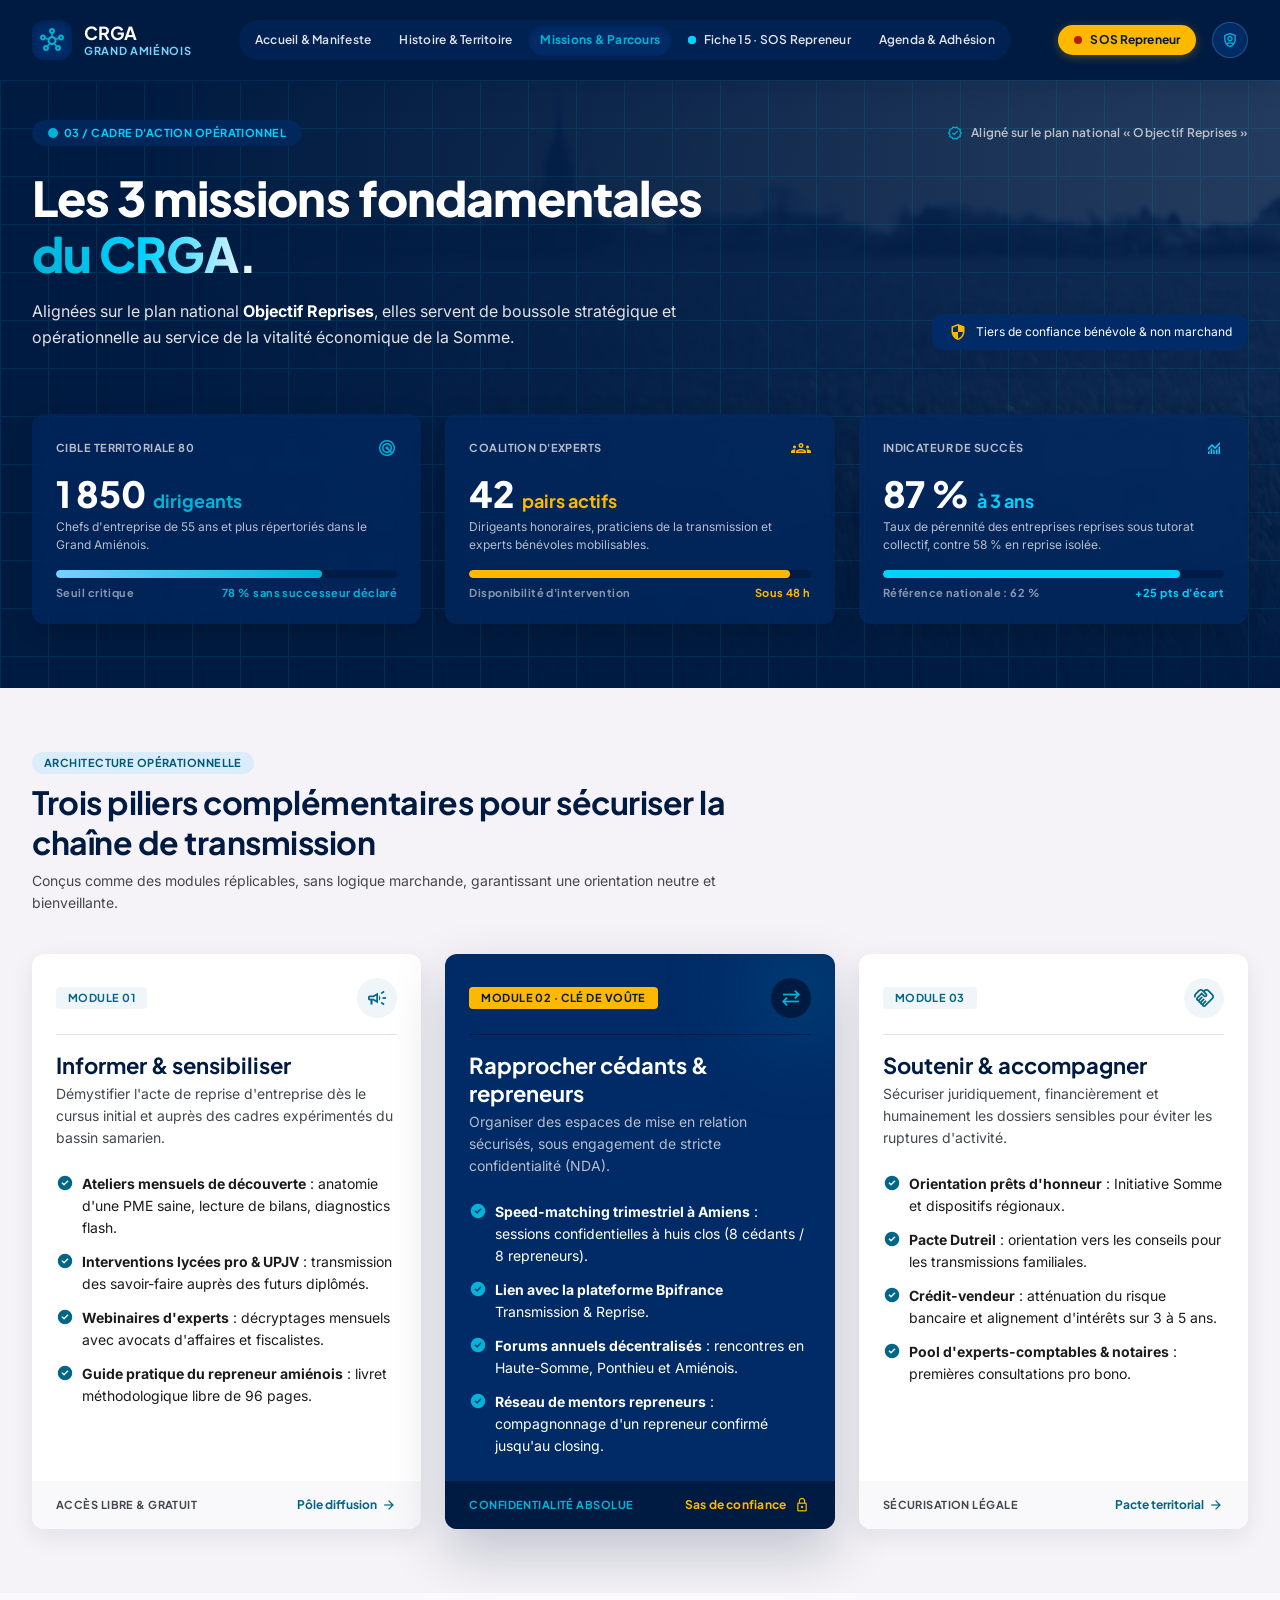
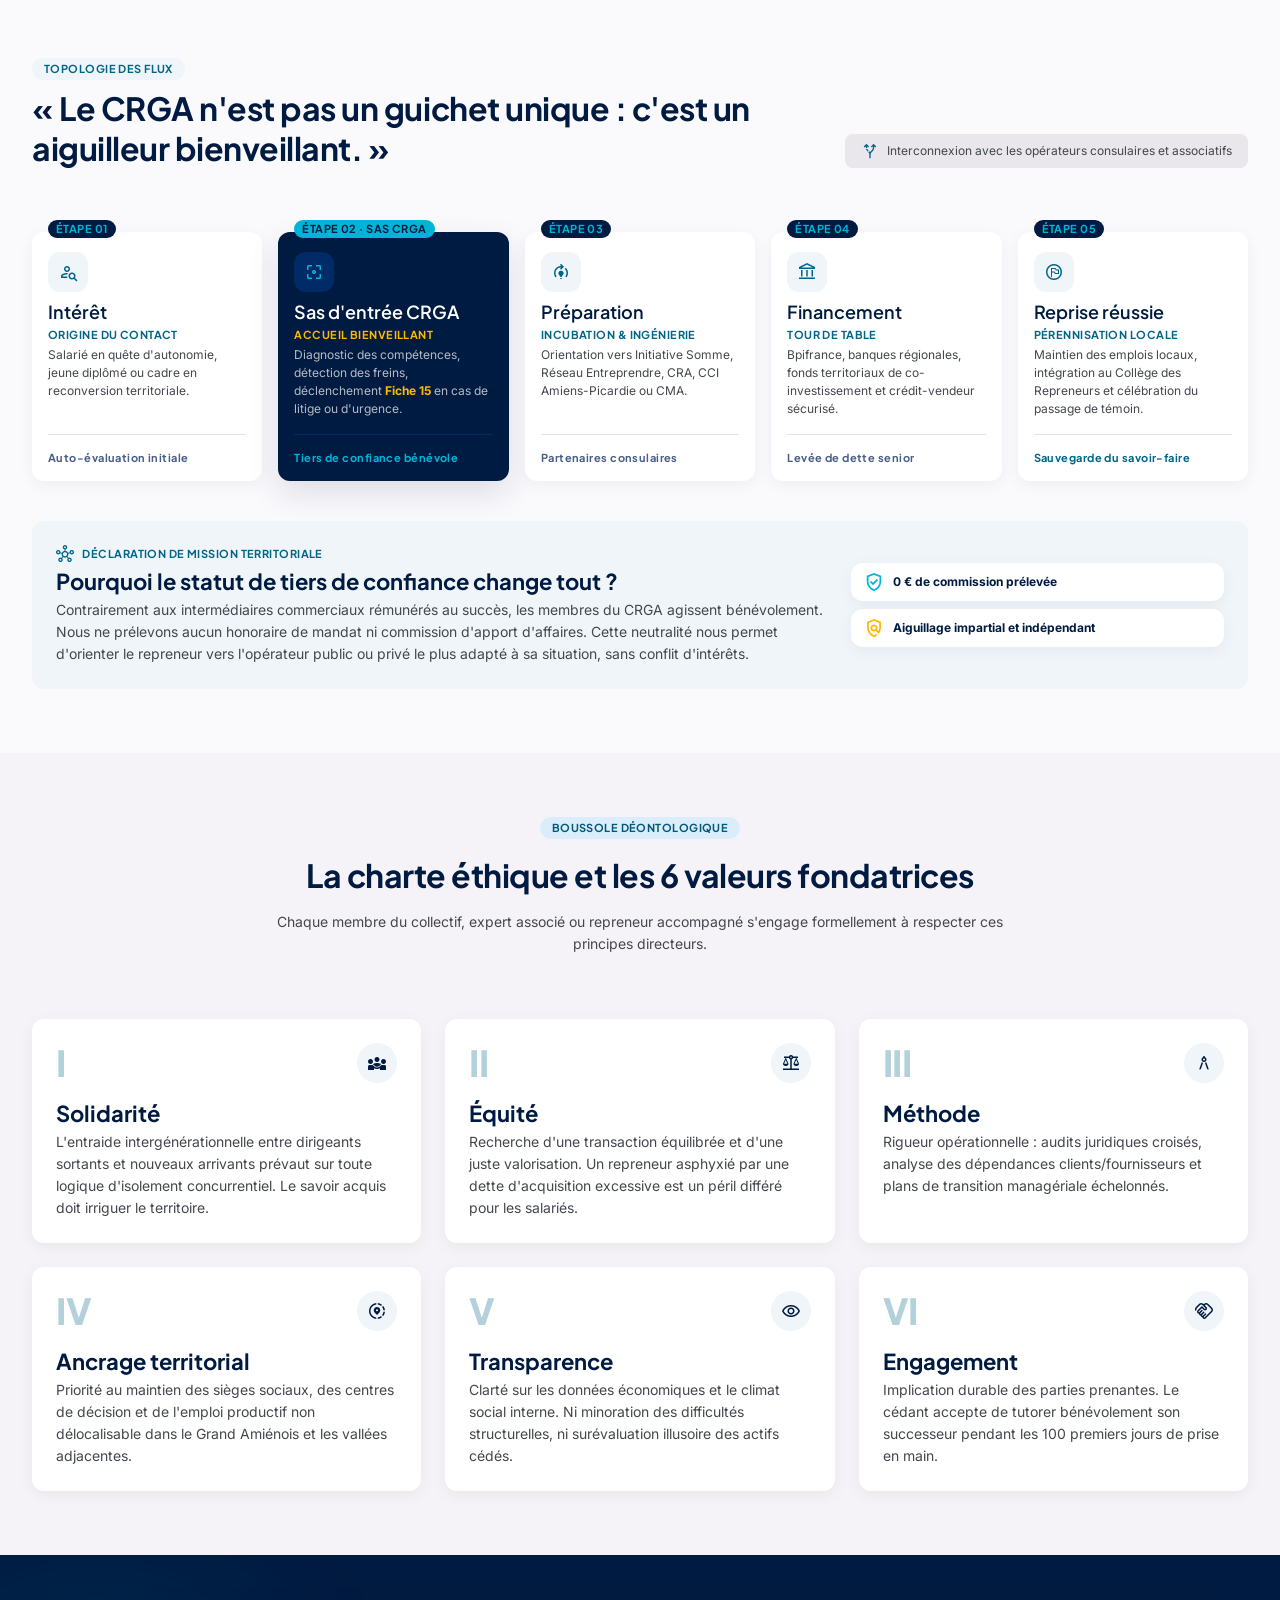
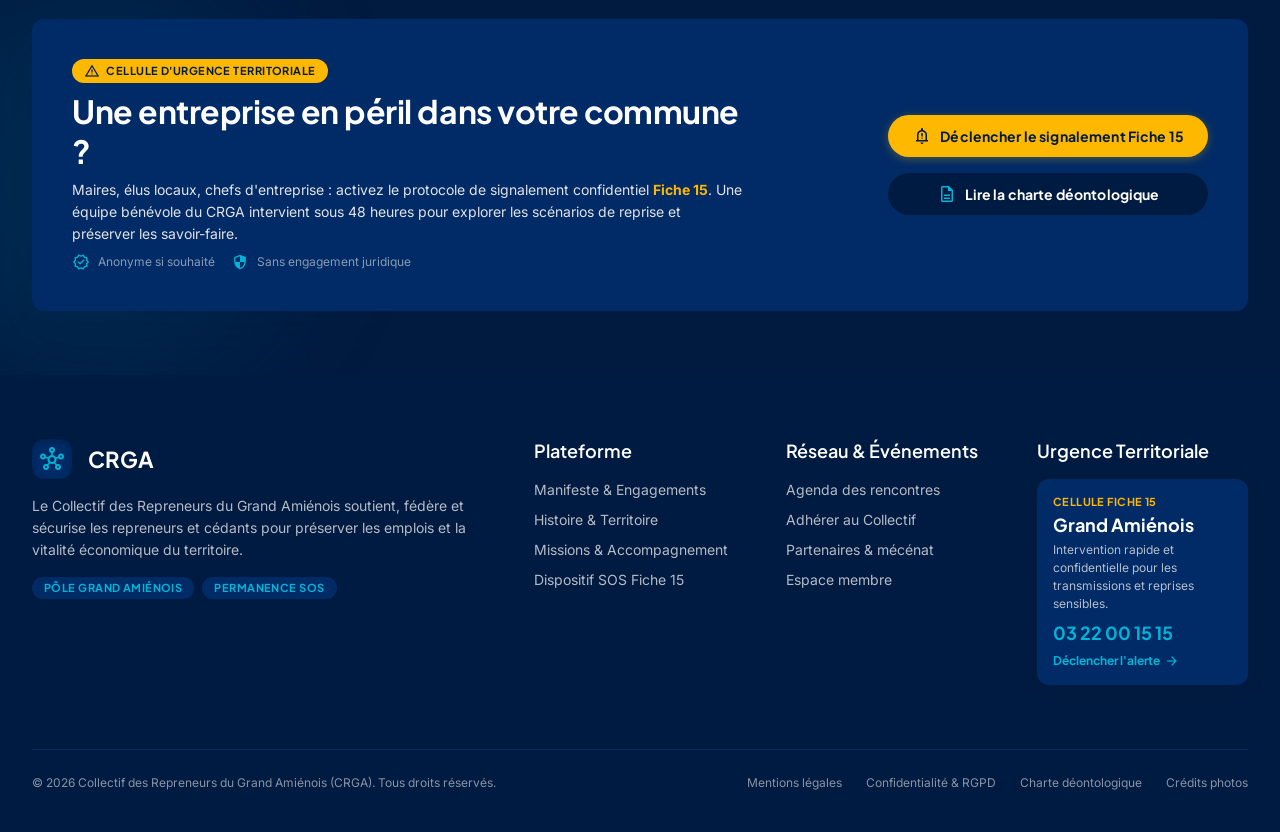
<file: missions.html>
<!DOCTYPE html>
<html lang="fr">
<head>
  <meta charset="utf-8">
  <meta name="viewport" content="width=device-width, initial-scale=1">
  <title>Missions &amp; Parcours — CRGA Grand Amiénois</title>
  <meta name="description" content="Les 3 missions du CRGA : informer, rapprocher cédants et repreneurs, accompagner. Parcours d'orientation et charte éthique en 6 valeurs.">
  <link rel="preconnect" href="https://fonts.googleapis.com">
  <link rel="preconnect" href="https://fonts.gstatic.com" crossorigin>
  <link href="https://fonts.googleapis.com/css2?family=Inter:wght@400;500;600;700&family=Plus+Jakarta+Sans:wght@500;600;700;800&display=swap" rel="stylesheet">
  <link href="https://fonts.googleapis.com/css2?family=Material+Symbols+Outlined:opsz,wght,FILL,GRAD@20..48,100..700,0..1,-50..200&display=block" rel="stylesheet">
  <link rel="stylesheet" href="style.css">
  <script src="main.js" defer></script>
</head>
<body data-page="missions">
<main class="site-main">

  <!-- HERO & JAUGES -->
  <section class="section section--navy" style="padding-top:2.5rem">
    <div class="hero-bg hero-bg--soft"><img src="santerre.jpg" alt="" fetchpriority="high"></div>
    <div class="blueprint"></div>
    <div class="container z1">
      <div class="row row--between row--wrap mb-lg">
        <span class="pill pill--glass pill--lg c-cyan"><span class="dot dot--lg dot--cyan pulse"></span>03 / Cadre d'action opérationnel</span>
        <span class="row label-md c-on-navy-2"><span class="ms ms--16 c-cyan">verified</span>Aligné sur le plan national « Objectif Reprises »</span>
      </div>

      <div class="grid grid-lg-12 grid--xl items-end" style="margin-bottom:4rem">
        <div class="span-8 stack-md">
          <h1 class="t-hero">Les 3 missions fondamentales<br><span class="text-gradient">du CRGA.</span></h1>
          <p class="t-lg c-on-navy mw-md">Alignées sur le plan national <strong class="c-white">Objectif Reprises</strong>, elles servent de boussole stratégique et opérationnelle au service de la vitalité économique de la Somme.</p>
        </div>
        <div class="span-4 row" style="justify-content:flex-end">
          <span class="row t-sm card--navy-surface" style="padding:.5rem 1rem;border-radius:var(--r-md);box-shadow:var(--shadow-md)"><span class="ms c-amber">security</span>Tiers de confiance bénévole &amp; non marchand</span>
        </div>
      </div>

      <div class="grid grid-md-3">
        <div class="card card--glass card--hover reveal">
          <div class="row row--between mb-md"><span class="eyebrow c-on-navy-2">Cible territoriale 80</span><span class="ms c-cyan">radar</span></div>
          <div class="row" style="align-items:baseline"><span class="t-price">1 850</span><span class="t-h3 bold c-cyan">dirigeants</span></div>
          <p class="t-sm c-on-navy-2 mt-xs mb-md">Chefs d'entreprise de 55 ans et plus répertoriés dans le Grand Amiénois.</p>
          <div class="bar bar--sm bar--dark"><div class="bar__fill bar__fill--grad" style="width:78%"></div></div>
          <div class="row row--between eyebrow c-on-navy-3 mt-sm" style="text-transform:none"><span>Seuil critique</span><span class="c-cyan">78 % sans successeur déclaré</span></div>
        </div>
        <div class="card card--glass card--hover reveal">
          <div class="row row--between mb-md"><span class="eyebrow c-on-navy-2">Coalition d'experts</span><span class="ms c-amber">groups</span></div>
          <div class="row" style="align-items:baseline"><span class="t-price">42</span><span class="t-h3 bold c-amber">pairs actifs</span></div>
          <p class="t-sm c-on-navy-2 mt-xs mb-md">Dirigeants honoraires, praticiens de la transmission et experts bénévoles mobilisables.</p>
          <div class="bar bar--sm bar--dark"><div class="bar__fill bar__fill--amber" style="width:94%"></div></div>
          <div class="row row--between eyebrow c-on-navy-3 mt-sm" style="text-transform:none"><span>Disponibilité d'intervention</span><span class="c-amber">Sous 48 h</span></div>
        </div>
        <div class="card card--glass card--hover reveal">
          <div class="row row--between mb-md"><span class="eyebrow c-on-navy-2">Indicateur de succès</span><span class="ms c-vivid">monitoring</span></div>
          <div class="row" style="align-items:baseline"><span class="t-price">87 %</span><span class="t-h3 bold c-vivid">à 3 ans</span></div>
          <p class="t-sm c-on-navy-2 mt-xs mb-md">Taux de pérennité des entreprises reprises sous tutorat collectif, contre 58 % en reprise isolée.</p>
          <div class="bar bar--sm bar--dark"><div class="bar__fill bar__fill--vivid" style="width:87%"></div></div>
          <div class="row row--between eyebrow c-on-navy-3 mt-sm" style="text-transform:none"><span>Référence nationale : 62 %</span><span class="c-vivid">+25 pts d'écart</span></div>
        </div>
      </div>
    </div>
  </section>

  <!-- LES 3 PILIERS -->
  <section class="section section--low">
    <div class="container">
      <div class="mw-lg mb-xl stack-sm">
        <span class="pill pill--secondary" style="align-self:flex-start;background:rgba(193,232,255,.5);color:var(--on-secondary-c)">Architecture opérationnelle</span>
        <h2 class="t-h1 c-navy">Trois piliers complémentaires pour sécuriser la chaîne de transmission</h2>
        <p class="c-muted">Conçus comme des modules réplicables, sans logique marchande, garantissant une orientation neutre et bienveillante.</p>
      </div>

      <div class="grid grid-lg-3">
        <article class="card card--shadow-md card--hover card--fill reveal">
          <div>
            <div class="row row--between sep-b mb-md">
              <span class="pill pill--ice pill--sq">Module 01</span>
              <span class="icon-box"><span class="ms ms--22">campaign</span></span>
            </div>
            <h3 class="t-h2 c-navy mb-md" style="margin-bottom:.25rem">Informer &amp; sensibiliser</h3>
            <p class="c-muted mb-lg">Démystifier l'acte de reprise d'entreprise dès le cursus initial et auprès des cadres expérimentés du bassin samarien.</p>
            <ul class="checklist">
              <li><span class="ms ms--fill">check_circle</span><span><strong>Ateliers mensuels de découverte</strong> : anatomie d'une PME saine, lecture de bilans, diagnostics flash.</span></li>
              <li><span class="ms ms--fill">check_circle</span><span><strong>Interventions lycées pro &amp; UPJV</strong> : transmission des savoir-faire auprès des futurs diplômés.</span></li>
              <li><span class="ms ms--fill">check_circle</span><span><strong>Webinaires d'experts</strong> : décryptages mensuels avec avocats d'affaires et fiscalistes.</span></li>
              <li><span class="ms ms--fill">check_circle</span><span><strong>Guide pratique du repreneur amiénois</strong> : livret méthodologique libre de 96 pages.</span></li>
            </ul>
          </div>
          <div class="card__foot">
            <span class="eyebrow c-muted">Accès libre &amp; gratuit</span>
            <a class="link" href="agenda.html#agenda">Pôle diffusion <span class="ms ms--16">arrow_forward</span></a>
          </div>
        </article>

        <article class="card card--navy-surface card--shadow-xl card--hover card--fill reveal">
          <div class="glow glow--cyan" style="width:8rem;height:8rem;top:-2rem;right:-2rem;filter:blur(40px)"></div>
          <div class="z1">
            <div class="row row--between sep-b mb-md">
              <span class="pill pill--amber pill--sq">Module 02 · Clé de voûte</span>
              <span class="icon-box icon-box--navy"><span class="ms ms--22">sync_alt</span></span>
            </div>
            <h3 class="t-h2" style="margin-bottom:.25rem">Rapprocher cédants &amp; repreneurs</h3>
            <p class="c-on-navy-2 mb-lg">Organiser des espaces de mise en relation sécurisés, sous engagement de stricte confidentialité (NDA).</p>
            <ul class="checklist checklist--cyan">
              <li><span class="ms ms--fill">check_circle</span><span><strong>Speed-matching trimestriel à Amiens</strong> : sessions confidentielles à huis clos (8 cédants / 8 repreneurs).</span></li>
              <li><span class="ms ms--fill">check_circle</span><span><strong>Lien avec la plateforme Bpifrance</strong> Transmission &amp; Reprise.</span></li>
              <li><span class="ms ms--fill">check_circle</span><span><strong>Forums annuels décentralisés</strong> : rencontres en Haute-Somme, Ponthieu et Amiénois.</span></li>
              <li><span class="ms ms--fill">check_circle</span><span><strong>Réseau de mentors repreneurs</strong> : compagnonnage d'un repreneur confirmé jusqu'au closing.</span></li>
            </ul>
          </div>
          <div class="card__foot z1">
            <span class="eyebrow c-cyan">Confidentialité absolue</span>
            <span class="row label-md bold c-amber">Sas de confiance <span class="ms ms--16">lock</span></span>
          </div>
        </article>

        <article class="card card--shadow-md card--hover card--fill reveal">
          <div>
            <div class="row row--between sep-b mb-md">
              <span class="pill pill--ice pill--sq">Module 03</span>
              <span class="icon-box"><span class="ms ms--22">handshake</span></span>
            </div>
            <h3 class="t-h2 c-navy" style="margin-bottom:.25rem">Soutenir &amp; accompagner</h3>
            <p class="c-muted mb-lg">Sécuriser juridiquement, financièrement et humainement les dossiers sensibles pour éviter les ruptures d'activité.</p>
            <ul class="checklist">
              <li><span class="ms ms--fill">check_circle</span><span><strong>Orientation prêts d'honneur</strong> : Initiative Somme et dispositifs régionaux.</span></li>
              <li><span class="ms ms--fill">check_circle</span><span><strong>Pacte Dutreil</strong> : orientation vers les conseils pour les transmissions familiales.</span></li>
              <li><span class="ms ms--fill">check_circle</span><span><strong>Crédit-vendeur</strong> : atténuation du risque bancaire et alignement d'intérêts sur 3 à 5 ans.</span></li>
              <li><span class="ms ms--fill">check_circle</span><span><strong>Pool d'experts-comptables &amp; notaires</strong> : premières consultations pro bono.</span></li>
            </ul>
          </div>
          <div class="card__foot">
            <span class="eyebrow c-muted">Sécurisation légale</span>
            <a class="link" href="fiche-15.html">Pacte territorial <span class="ms ms--16">arrow_forward</span></a>
          </div>
        </article>
      </div>
    </div>
  </section>

  <!-- PARCOURS D'ORIENTATION -->
  <section class="section section--surface" id="parcours">
    <div class="container">
      <div class="section-head section-head--split" style="margin-bottom:4rem">
        <div>
          <span class="pill pill--ice">Topologie des flux</span>
          <h2 class="t-h1 c-navy mt-sm">« Le CRGA n'est pas un guichet unique : c'est un aiguilleur bienveillant. »</h2>
        </div>
        <span class="row t-sm c-muted shrink-0" style="background:var(--high);padding:.5rem 1rem;border-radius:var(--r)"><span class="ms ms--18 c-secondary">alt_route</span>Interconnexion avec les opérateurs consulaires et associatifs</span>
      </div>

      <ol class="grid grid-md-5 grid--md mb-xl" style="list-style:none;padding:0;margin-top:0">
        <li class="card card--pad-md card--hover card--fill reveal">
          <span class="step-flag pill pill--navy-deep pill--sm c-white">Étape 01</span>
          <div class="mt-xs">
            <span class="icon-box icon-box--sq mb-md" style="margin-bottom:.5rem"><span class="ms">person_search</span></span>
            <h3 class="t-h3 c-navy">Intérêt</h3>
            <span class="eyebrow c-secondary" style="display:block;margin:.25rem 0">Origine du contact</span>
            <p class="t-sm c-muted">Salarié en quête d'autonomie, jeune diplômé ou cadre en reconversion territoriale.</p>
          </div>
          <span class="eyebrow mt-md" style="padding-top:1rem;border-top:1px solid var(--highest);color:#495e88;text-transform:none">Auto-évaluation initiale</span>
        </li>
        <li class="card card--navy card--pad-md card--shadow-lg card--fill reveal" style="overflow:visible">
          <span class="step-flag pill pill--cyan pill--sm">Étape 02 · Sas CRGA</span>
          <div class="mt-xs">
            <span class="icon-box icon-box--sq icon-box--navy-surface" style="margin-bottom:.5rem"><span class="ms">filter_center_focus</span></span>
            <h3 class="t-h3">Sas d'entrée CRGA</h3>
            <span class="eyebrow c-amber" style="display:block;margin:.25rem 0">Accueil bienveillant</span>
            <p class="t-sm c-on-navy-2">Diagnostic des compétences, détection des freins, déclenchement <strong class="c-amber">Fiche 15</strong> en cas de litige ou d'urgence.</p>
          </div>
          <span class="eyebrow mt-md c-cyan" style="padding-top:1rem;border-top:1px solid var(--navy-surface);text-transform:none">Tiers de confiance bénévole</span>
        </li>
        <li class="card card--pad-md card--hover card--fill reveal">
          <span class="step-flag pill pill--navy-deep pill--sm c-white">Étape 03</span>
          <div class="mt-xs">
            <span class="icon-box icon-box--sq" style="margin-bottom:.5rem"><span class="ms">model_training</span></span>
            <h3 class="t-h3 c-navy">Préparation</h3>
            <span class="eyebrow c-secondary" style="display:block;margin:.25rem 0">Incubation &amp; ingénierie</span>
            <p class="t-sm c-muted">Orientation vers Initiative Somme, Réseau Entreprendre, CRA, CCI Amiens-Picardie ou CMA.</p>
          </div>
          <span class="eyebrow mt-md" style="padding-top:1rem;border-top:1px solid var(--highest);color:#495e88;text-transform:none">Partenaires consulaires</span>
        </li>
        <li class="card card--pad-md card--hover card--fill reveal">
          <span class="step-flag pill pill--navy-deep pill--sm c-white">Étape 04</span>
          <div class="mt-xs">
            <span class="icon-box icon-box--sq" style="margin-bottom:.5rem"><span class="ms">account_balance</span></span>
            <h3 class="t-h3 c-navy">Financement</h3>
            <span class="eyebrow c-secondary" style="display:block;margin:.25rem 0">Tour de table</span>
            <p class="t-sm c-muted">Bpifrance, banques régionales, fonds territoriaux de co-investissement et crédit-vendeur sécurisé.</p>
          </div>
          <span class="eyebrow mt-md" style="padding-top:1rem;border-top:1px solid var(--highest);color:#495e88;text-transform:none">Levée de dette senior</span>
        </li>
        <li class="card card--pad-md card--hover card--fill reveal">
          <span class="step-flag pill pill--navy-deep pill--sm c-white">Étape 05</span>
          <div class="mt-xs">
            <span class="icon-box icon-box--sq" style="margin-bottom:.5rem"><span class="ms">flag_circle</span></span>
            <h3 class="t-h3 c-navy">Reprise réussie</h3>
            <span class="eyebrow c-secondary" style="display:block;margin:.25rem 0">Pérennisation locale</span>
            <p class="t-sm c-muted">Maintien des emplois locaux, intégration au Collège des Repreneurs et célébration du passage de témoin.</p>
          </div>
          <span class="eyebrow mt-md c-secondary" style="padding-top:1rem;border-top:1px solid var(--highest);text-transform:none">Sauvegarde du savoir-faire</span>
        </li>
      </ol>

      <div class="card card--ice reveal">
        <div class="grid grid-lg-12 grid--lg items-center">
          <div class="span-8 stack-xs">
            <span class="row eyebrow c-secondary"><span class="ms ms--18">hub</span>Déclaration de mission territoriale</span>
            <h3 class="t-h2 c-navy">Pourquoi le statut de tiers de confiance change tout ?</h3>
            <p class="c-muted">Contrairement aux intermédiaires commerciaux rémunérés au succès, les membres du CRGA agissent bénévolement. Nous ne prélevons aucun honoraire de mandat ni commission d'apport d'affaires. Cette neutralité nous permet d'orienter le repreneur vers l'opérateur public ou privé le plus adapté à sa situation, sans conflit d'intérêts.</p>
          </div>
          <div class="span-4 stack-sm">
            <span class="row card card--pad-md" style="padding:.5rem .75rem"><span class="ms ms--22 c-cyan">verified_user</span><span class="t-sm bold c-navy">0 € de commission prélevée</span></span>
            <span class="row card card--pad-md" style="padding:.5rem .75rem"><span class="ms ms--22 c-amber">policy</span><span class="t-sm bold c-navy">Aiguillage impartial et indépendant</span></span>
          </div>
        </div>
      </div>
    </div>
  </section>

  <!-- CHARTE ÉTHIQUE -->
  <section class="section section--low" id="charte">
    <div class="container">
      <div class="section-head section-head--center" style="margin-bottom:4rem">
        <span class="pill" style="background:rgba(193,232,255,.5);color:var(--on-secondary-c)">Boussole déontologique</span>
        <h2 class="t-h1 c-navy">La charte éthique et les 6 valeurs fondatrices</h2>
        <p class="c-muted">Chaque membre du collectif, expert associé ou repreneur accompagné s'engage formellement à respecter ces principes directeurs.</p>
      </div>

      <div class="grid grid-md-2 grid-lg-3">
        <article class="card card--hover value-card reveal">
          <div class="row row--between mb-md"><span class="t-price roman">I</span><span class="icon-box"><span class="ms">diversity_3</span></span></div>
          <h3 class="t-h2 c-navy" style="margin-bottom:.25rem">Solidarité</h3>
          <p class="c-muted">L'entraide intergénérationnelle entre dirigeants sortants et nouveaux arrivants prévaut sur toute logique d'isolement concurrentiel. Le savoir acquis doit irriguer le territoire.</p>
        </article>
        <article class="card card--hover value-card reveal">
          <div class="row row--between mb-md"><span class="t-price roman">II</span><span class="icon-box"><span class="ms">balance</span></span></div>
          <h3 class="t-h2 c-navy" style="margin-bottom:.25rem">Équité</h3>
          <p class="c-muted">Recherche d'une transaction équilibrée et d'une juste valorisation. Un repreneur asphyxié par une dette d'acquisition excessive est un péril différé pour les salariés.</p>
        </article>
        <article class="card card--hover value-card reveal">
          <div class="row row--between mb-md"><span class="t-price roman">III</span><span class="icon-box"><span class="ms">architecture</span></span></div>
          <h3 class="t-h2 c-navy" style="margin-bottom:.25rem">Méthode</h3>
          <p class="c-muted">Rigueur opérationnelle : audits juridiques croisés, analyse des dépendances clients/fournisseurs et plans de transition managériale échelonnés.</p>
        </article>
        <article class="card card--hover value-card reveal">
          <div class="row row--between mb-md"><span class="t-price roman">IV</span><span class="icon-box"><span class="ms">share_location</span></span></div>
          <h3 class="t-h2 c-navy" style="margin-bottom:.25rem">Ancrage territorial</h3>
          <p class="c-muted">Priorité au maintien des sièges sociaux, des centres de décision et de l'emploi productif non délocalisable dans le Grand Amiénois et les vallées adjacentes.</p>
        </article>
        <article class="card card--hover value-card reveal">
          <div class="row row--between mb-md"><span class="t-price roman">V</span><span class="icon-box"><span class="ms">visibility</span></span></div>
          <h3 class="t-h2 c-navy" style="margin-bottom:.25rem">Transparence</h3>
          <p class="c-muted">Clarté sur les données économiques et le climat social interne. Ni minoration des difficultés structurelles, ni surévaluation illusoire des actifs cédés.</p>
        </article>
        <article class="card card--hover value-card reveal">
          <div class="row row--between mb-md"><span class="t-price roman">VI</span><span class="icon-box"><span class="ms">handshake</span></span></div>
          <h3 class="t-h2 c-navy" style="margin-bottom:.25rem">Engagement</h3>
          <p class="c-muted">Implication durable des parties prenantes. Le cédant accepte de tutorer bénévolement son successeur pendant les 100 premiers jours de prise en main.</p>
        </article>
      </div>
    </div>
  </section>

  <!-- CTA SIGNALEMENT -->
  <section class="section section--navy">
    <div class="glow glow--teal" style="width:24rem;height:24rem;left:-6rem;bottom:0"></div>
    <div class="container z1">
      <div class="card card--navy-surface card--pad-lg card--shadow-xl row row--between row--wrap row--lg">
        <div class="stack-sm mw-md">
          <span class="pill pill--amber" style="align-self:flex-start"><span class="ms ms--16">warning</span>Cellule d'urgence territoriale</span>
          <h2 class="t-h1">Une entreprise en péril dans votre commune ?</h2>
          <p class="c-on-navy">Maires, élus locaux, chefs d'entreprise : activez le protocole de signalement confidentiel <strong class="c-amber">Fiche 15</strong>. Une équipe bénévole du CRGA intervient sous 48 heures pour explorer les scénarios de reprise et préserver les savoir-faire.</p>
          <div class="row row--wrap row--md t-sm c-on-navy-3">
            <span class="row"><span class="ms ms--18 c-cyan">verified</span>Anonyme si souhaité</span>
            <span class="row"><span class="ms ms--18 c-cyan">security</span>Sans engagement juridique</span>
          </div>
        </div>
        <div class="stack-md">
          <a class="btn btn--amber" href="fiche-15.html#formulaire-sos"><span class="ms">notification_important</span>Déclencher le signalement Fiche 15</a>
          <a class="btn btn--navy" href="#charte"><span class="ms c-cyan">description</span>Lire la charte déontologique</a>
        </div>
      </div>
    </div>
  </section>

</main>
</body>
</html>
</file>
<file: style.css>
/* ==========================================================================
   CRGA — Collectif des Repreneurs du Grand Amiénois
   Design system "Reliant Cloud" (navy profond, cyan électrique, plans blancs)
   ========================================================================== */

:root {
  /* Marque */
  --navy-deep: #001B41;
  --navy-surface: #002B66;
  --cyan: #00B4D8;
  --cyan-vivid: #00D2FF;
  --ice: #F0F5FA;
  --amber: #FFB800;
  --amber-hover: #fbbf24;
  --magenta: #E480F8;

  /* Surfaces */
  --surface: #faf9fc;
  --white: #ffffff;
  --low: #f5f3f7;
  --container: #efedf1;
  --high: #e9e7eb;
  --highest: #e3e2e6;
  --seam: #D9E4EF;

  /* Texte */
  --text: #1b1b1e;
  --text-2: #44474e;
  --outline: #74777f;
  --outline-v: #c4c6cf;
  --on-navy: #e3e2e6;
  --on-navy-2: rgba(227, 226, 230, .8);
  --on-navy-3: rgba(227, 226, 230, .6);

  /* Fonctionnels */
  --secondary: #006687;
  --secondary-fixed: #c1e8ff;
  --secondary-dim: #75d1fe;
  --on-secondary-c: #005977;
  --primary-fixed-dim: #b1c7f6;
  --tertiary-c: #371000;
  --error: #ba1a1a;
  --error-c: #ffdad6;
  --on-error-c: #93000a;
  --success: #059669;
  --success-c: #d1fae5;
  --on-success-c: #065f46;
  --warn-c: #fef3c7;
  --on-warn-c: #92400e;

  /* Typo */
  --font-head: 'Plus Jakarta Sans', system-ui, sans-serif;
  --font-body: 'Inter', system-ui, sans-serif;

  /* Rayons */
  --r-sm: .25rem;
  --r: .5rem;
  --r-md: .75rem;
  --r-lg: 1rem;
  --r-xl: 1.5rem;
  --r-full: 9999px;

  /* Ombres */
  --shadow-sm: 0 4px 16px rgba(0, 27, 65, .05);
  --shadow-md: 0 8px 24px rgba(0, 27, 65, .08);
  --shadow-lg: 0 12px 32px rgba(0, 27, 65, .12);
  --shadow-xl: 0 24px 56px rgba(0, 27, 65, .22);
  --shadow-cyan: 0 2px 14px rgba(0, 180, 216, .35);
  --shadow-amber: 0 2px 10px rgba(255, 184, 0, .3);

  --header-h: 80px;
  --gutter: 2rem;
}

@media (max-width: 767px) {
  :root { --gutter: 1rem; }
}

/* ---------- Reset ---------- */
*, *::before, *::after { box-sizing: border-box; }
html { scroll-behavior: smooth; scroll-padding-top: calc(var(--header-h) + 16px); -webkit-text-size-adjust: 100%; }
body {
  margin: 0;
  font-family: var(--font-body);
  font-size: 14px;
  line-height: 22px;
  color: var(--text);
  background: var(--surface);
  -webkit-font-smoothing: antialiased;
  overflow-x: hidden;
}
img { max-width: 100%; display: block; }
a { color: inherit; text-decoration: none; }
button, input, select, textarea { font: inherit; color: inherit; }
button { cursor: pointer; background: none; border: 0; padding: 0; }
h1, h2, h3, h4, p, ul { margin: 0; }
ul { padding: 0; list-style: none; }
:focus-visible { outline: 3px solid rgba(0, 180, 216, .55); outline-offset: 2px; }

/* Icônes Material Symbols */
.ms {
  font-family: 'Material Symbols Outlined';
  font-weight: normal;
  font-style: normal;
  font-size: 20px;
  line-height: 1;
  display: inline-block;
  white-space: nowrap;
  direction: ltr;
  -webkit-font-feature-settings: 'liga';
  font-feature-settings: 'liga';
  user-select: none;
  flex-shrink: 0;
}
.ms--fill { font-variation-settings: 'FILL' 1; }
.ms--14 { font-size: 14px; } .ms--16 { font-size: 16px; } .ms--18 { font-size: 18px; }
.ms--22 { font-size: 22px; } .ms--24 { font-size: 24px; } .ms--28 { font-size: 28px; } .ms--32 { font-size: 32px; }

.sr-only { position: absolute; width: 1px; height: 1px; overflow: hidden; clip: rect(0 0 0 0); white-space: nowrap; }

/* ---------- Typographie ---------- */
.t-hero { font: 800 48px/56px var(--font-head); letter-spacing: -.02em; }
.t-h1 { font: 700 32px/40px var(--font-head); letter-spacing: -.015em; }
.t-h2 { font: 700 22px/28px var(--font-head); }
.t-h3 { font: 600 18px/24px var(--font-head); }
.t-price { font: 800 36px/40px var(--font-head); letter-spacing: -.01em; }
.t-lg { font-size: 16px; line-height: 26px; }
.t-md { font-size: 14px; line-height: 22px; }
.t-sm { font-size: 12px; line-height: 18px; }
.label-lg { font: 700 14px/20px var(--font-head); letter-spacing: .01em; }
.label-md { font: 600 12px/16px var(--font-head); letter-spacing: .02em; }
.eyebrow { font: 700 11px/14px var(--font-head); letter-spacing: .04em; text-transform: uppercase; }
.italic { font-style: italic; }
.bold { font-weight: 700; }
.upper { text-transform: uppercase; }

@media (max-width: 767px) {
  .t-hero { font-size: 32px; line-height: 40px; letter-spacing: -.015em; }
  .t-h1 { font-size: 24px; line-height: 32px; letter-spacing: -.01em; }
  .t-price { font-size: 30px; line-height: 36px; }
}

.c-navy { color: var(--navy-deep); }
.c-navy-surface { color: var(--navy-surface); }
.c-white { color: var(--white); }
.c-cyan { color: var(--cyan); }
.c-vivid { color: var(--cyan-vivid); }
.c-amber { color: var(--amber); }
.c-secondary { color: var(--secondary); }
.c-muted { color: var(--text-2); }
.c-outline { color: var(--outline); }
.c-error { color: var(--error); }
.c-success { color: var(--success); }
.c-on-navy { color: var(--on-navy); }
.c-on-navy-2 { color: var(--on-navy-2); }
.c-on-navy-3 { color: var(--on-navy-3); }
.c-sec-dim { color: var(--secondary-dim); }
.text-gradient {
  background: linear-gradient(90deg, var(--cyan), var(--cyan-vivid), var(--surface));
  -webkit-background-clip: text; background-clip: text; color: transparent;
}

/* ---------- Mise en page ---------- */
.container { width: 100%; max-width: 1280px; margin: 0 auto; padding: 0 var(--gutter); }
.container--narrow { max-width: 896px; }
.container--md { max-width: 1152px; }

.section { padding: 4rem 0; position: relative; }
.section--sm { padding: 2.5rem 0; }
.section--navy { background: var(--navy-deep); color: var(--white); overflow: hidden; }
.section--navy-surface { background: var(--navy-surface); color: var(--white); }
.section--ice { background: var(--ice); }
.section--low { background: var(--low); }
.section--surface { background: var(--surface); }

.site-main { padding-top: var(--header-h); }

.section-head { display: flex; flex-direction: column; gap: 1rem; margin-bottom: 2.5rem; }
.section-head__intro { max-width: 28rem; color: var(--text-2); }
.section-head--center { text-align: center; align-items: center; max-width: 48rem; margin-left: auto; margin-right: auto; }
@media (min-width: 768px) {
  .section-head--split { flex-direction: row; align-items: flex-end; justify-content: space-between; }
}

.stack-xs { display: flex; flex-direction: column; gap: .25rem; }
.stack-sm { display: flex; flex-direction: column; gap: .5rem; }
.stack-md { display: flex; flex-direction: column; gap: 1rem; }
.stack-lg { display: flex; flex-direction: column; gap: 1.5rem; }
.stack-xl { display: flex; flex-direction: column; gap: 2.5rem; }
.stack-2xl { display: flex; flex-direction: column; gap: 4rem; }

.row { display: flex; align-items: center; gap: .5rem; }
.row--top { align-items: flex-start; }
.row--md { gap: 1rem; }
.row--lg { gap: 1.5rem; }
.row--wrap { flex-wrap: wrap; }
.row--between { justify-content: space-between; }
.row--end { justify-content: flex-end; }
.grow { flex: 1 1 auto; min-width: 0; }
.shrink-0 { flex-shrink: 0; }
.relative { position: relative; }
.z1 { position: relative; z-index: 1; }
.center { text-align: center; }
.mx-auto { margin-left: auto; margin-right: auto; }
.mw-sm { max-width: 28rem; } .mw-md { max-width: 42rem; } .mw-lg { max-width: 48rem; }
.mt-xs { margin-top: .25rem; } .mt-sm { margin-top: .5rem; } .mt-md { margin-top: 1rem; } .mt-lg { margin-top: 1.5rem; } .mt-xl { margin-top: 2.5rem; }
.mb-md { margin-bottom: 1rem; } .mb-lg { margin-bottom: 1.5rem; } .mb-xl { margin-bottom: 2.5rem; }
.mt-auto { margin-top: auto; }
.hidden { display: none !important; }

.grid { display: grid; gap: 1.5rem; grid-template-columns: minmax(0, 1fr); }
.grid--md { gap: 1rem; }
.grid--sm { gap: .5rem; }
.grid--xl { gap: 2.5rem; }
@media (min-width: 640px) {
  .grid-sm-2 { grid-template-columns: repeat(2, minmax(0, 1fr)); }
  .grid-sm-3 { grid-template-columns: repeat(3, minmax(0, 1fr)); }
}
@media (min-width: 768px) {
  .grid-md-2 { grid-template-columns: repeat(2, minmax(0, 1fr)); }
  .grid-md-3 { grid-template-columns: repeat(3, minmax(0, 1fr)); }
  .grid-md-5 { grid-template-columns: repeat(5, minmax(0, 1fr)); }
}
@media (min-width: 1024px) {
  .grid-lg-2 { grid-template-columns: repeat(2, minmax(0, 1fr)); }
  .grid-lg-3 { grid-template-columns: repeat(3, minmax(0, 1fr)); }
  .grid-lg-4 { grid-template-columns: repeat(4, minmax(0, 1fr)); }
  .grid-lg-12 { grid-template-columns: repeat(12, minmax(0, 1fr)); }
  .span-4 { grid-column: span 4; } .span-5 { grid-column: span 5; } .span-7 { grid-column: span 7; } .span-8 { grid-column: span 8; } .span-12 { grid-column: span 12; }
}
@media (min-width: 1280px) {
  .grid-xl-12 { grid-template-columns: repeat(12, minmax(0, 1fr)); }
  .xl-span-4 { grid-column: span 4; } .xl-span-8 { grid-column: span 8; }
}
.items-center { align-items: center; }
.items-end { align-items: end; }
.items-start { align-items: start; }

/* Décors lumineux */
.glow { position: absolute; border-radius: 50%; pointer-events: none; filter: blur(64px); }
.glow--cyan { background: rgba(0, 180, 216, .12); }
.glow--navy { background: rgba(0, 43, 102, .8); filter: blur(40px); }
.glow--teal { background: rgba(0, 102, 135, .22); }
.glow--tr { width: 24rem; height: 24rem; top: -8rem; right: -8rem; }
.glow--bl { width: 20rem; height: 20rem; bottom: -6rem; left: -6rem; }
.blueprint {
  position: absolute; inset: 0; opacity: .1; pointer-events: none;
  background-image:
    linear-gradient(to right, var(--cyan-vivid) .8px, transparent .8px),
    linear-gradient(to bottom, var(--cyan-vivid) .8px, transparent .8px);
  background-size: 48px 48px;
}

/* Photo de fond des sections sombres : désaturée et teintée navy pour rester dans la charte */
.hero-bg { position: absolute; inset: 0; pointer-events: none; overflow: hidden; }
.hero-bg img { width: 100%; height: 100%; object-fit: cover; opacity: .4; mix-blend-mode: luminosity; }
.hero-bg::after {
  content: ''; position: absolute; inset: 0;
  background: linear-gradient(90deg, var(--navy-deep) 10%, rgba(0, 27, 65, .78) 50%, rgba(0, 27, 65, .45) 100%),
              linear-gradient(0deg, var(--navy-deep) 0%, transparent 35%);
}
.hero-bg--soft img { opacity: .28; }
@media (max-width: 767px) {
  .hero-bg::after { background: rgba(0, 27, 65, .82); }
}

/* Crédit photo discret */
.photo-credit {
  position: absolute; right: .5rem; bottom: .375rem; z-index: 2;
  font-size: 10px; line-height: 14px; color: rgba(255, 255, 255, .7);
  text-shadow: 0 1px 2px rgba(0, 0, 0, .6);
}
.photo-credit a { text-decoration: underline; }

/* ---------- Boutons ---------- */
.btn {
  display: inline-flex; align-items: center; justify-content: center; gap: .5rem;
  padding: .7rem 1.5rem; border-radius: var(--r-full);
  font: 700 14px/20px var(--font-head); letter-spacing: .01em;
  transition: background-color .2s, color .2s, transform .2s, box-shadow .2s;
  white-space: nowrap; text-align: center;
}
.btn:hover { transform: translateY(-2px); }
.btn:active { transform: translateY(0) scale(.99); }
.btn--cyan { background: var(--cyan); color: var(--navy-deep); box-shadow: var(--shadow-cyan); }
.btn--cyan:hover { background: var(--cyan-vivid); }
.btn--amber { background: var(--amber); color: var(--navy-deep); box-shadow: var(--shadow-amber); }
.btn--amber:hover { background: var(--amber-hover); }
.btn--navy { background: var(--navy-deep); color: var(--white); }
.btn--navy:hover { background: var(--navy-surface); }
.btn--navy-surface { background: var(--navy-surface); color: var(--white); }
.btn--navy-surface:hover { background: rgba(0, 43, 102, .8); }
.btn--light { background: var(--white); color: var(--navy-deep); }
.btn--light:hover { background: var(--ice); }
.btn--soft { background: var(--container); color: var(--navy-deep); }
.btn--soft:hover { background: var(--high); }
.btn--ghost { background: transparent; color: var(--secondary); border: 1.5px solid var(--secondary); }
.btn--error { background: var(--error); color: var(--white); }
.btn--error:hover { background: #a11414; }
.btn--success { background: var(--success); color: var(--white); }
.btn--sm { padding: .45rem 1rem; font-size: 12px; line-height: 16px; }
.btn--lg { padding: .9rem 2.5rem; }
.btn--block { width: 100%; }
.btn .ms { font-size: 20px; }
.btn--sm .ms { font-size: 16px; }

.link {
  display: inline-flex; align-items: center; gap: .25rem;
  font: 700 12px/16px var(--font-head); color: var(--secondary); transition: color .2s;
}
.link:hover { color: var(--cyan); }
.link--lg { font-size: 14px; line-height: 20px; }
.link--cyan { color: var(--cyan); }
.link--cyan:hover { color: var(--cyan-vivid); }

/* ---------- Pastilles / badges ---------- */
.pill {
  display: inline-flex; align-items: center; gap: .375rem;
  padding: .25rem .75rem; border-radius: var(--r-full);
  font: 700 11px/14px var(--font-head); letter-spacing: .04em; text-transform: uppercase;
  white-space: nowrap;
}
.pill--lg { padding: .375rem 1rem; }
.pill--sm { padding: .125rem .5rem; }
.pill--sq { border-radius: var(--r-sm); }
.pill--navy { background: var(--navy-surface); color: var(--cyan); }
.pill--navy-deep { background: var(--navy-deep); color: var(--cyan); }
.pill--glass { background: rgba(0, 43, 102, .7); color: var(--cyan-vivid); backdrop-filter: blur(8px); }
.pill--white-glass { background: rgba(255, 255, 255, .1); color: var(--cyan-vivid); backdrop-filter: blur(8px); }
.pill--cyan-soft { background: rgba(0, 180, 216, .15); color: var(--cyan-vivid); }
.pill--cyan-soft-dark { background: rgba(0, 180, 216, .15); color: var(--navy-surface); }
.pill--cyan { background: var(--cyan); color: var(--navy-deep); }
.pill--amber { background: var(--amber); color: var(--navy-deep); }
.pill--amber-soft { background: rgba(255, 184, 0, .2); color: var(--navy-deep); }
.pill--ice { background: var(--ice); color: var(--secondary); }
.pill--grey { background: var(--container); color: var(--text-2); }
.pill--secondary { background: var(--secondary-fixed); color: var(--navy-deep); }
.pill--error { background: var(--error-c); color: var(--on-error-c); }
.pill--success { background: var(--success-c); color: var(--on-success-c); }
.pill--warn { background: var(--warn-c); color: var(--on-warn-c); }
.pill--plain { text-transform: none; letter-spacing: .02em; }

.dot { width: .5rem; height: .5rem; border-radius: 50%; display: inline-block; flex-shrink: 0; }
.dot--cyan { background: var(--cyan); }
.dot--vivid { background: var(--cyan-vivid); }
.dot--amber { background: var(--amber); }
.dot--success { background: #10b981; }
.dot--error { background: var(--error); }
.dot--lg { width: .625rem; height: .625rem; }
.pulse { animation: pulse 2s cubic-bezier(.4, 0, .6, 1) infinite; }
@keyframes pulse { 50% { opacity: .45; } }
.ping { position: relative; }
.ping::after {
  content: ''; position: absolute; inset: 0; border-radius: 50%; background: inherit;
  animation: ping 1.4s cubic-bezier(0, 0, .2, 1) infinite;
}
@keyframes ping { 75%, 100% { transform: scale(2.2); opacity: 0; } }

/* ---------- Cartes ---------- */
.card {
  background: var(--white); color: var(--text); border-radius: var(--r-md); padding: 1.5rem;
  box-shadow: var(--shadow-sm); position: relative;
}
.card--flat { box-shadow: none; }
.card--pad-lg { padding: 2.5rem; }
.card--pad-md { padding: 1rem; }
.card--pad-0 { padding: 0; overflow: hidden; }
.card--shadow-md { box-shadow: var(--shadow-md); }
.card--shadow-lg { box-shadow: var(--shadow-lg); }
.card--shadow-xl { box-shadow: var(--shadow-xl); }
.card--navy { background: var(--navy-deep); color: var(--white); overflow: hidden; }
.card--navy-surface { background: var(--navy-surface); color: var(--white); overflow: hidden; }
.card--glass { background: rgba(0, 43, 102, .6); color: var(--white); backdrop-filter: blur(12px); box-shadow: 0 10px 30px rgba(0, 0, 0, .2); }
.card--ice { background: var(--ice); box-shadow: none; }
.card--low { background: var(--low); box-shadow: none; }
.card--surface { background: var(--surface); box-shadow: none; }
.card--hover { transition: transform .2s, box-shadow .2s; }
.card--hover:hover { transform: translateY(-4px); box-shadow: var(--shadow-lg); }
.card--fill { display: flex; flex-direction: column; justify-content: space-between; height: 100%; }
.card--rounded-lg { border-radius: var(--r-lg); }
@media (max-width: 767px) { .card--pad-lg { padding: 1.5rem; } }

.card__bar { position: absolute; top: 0; left: 0; right: 0; height: 6px; background: linear-gradient(90deg, var(--amber), var(--cyan), var(--navy-surface)); }
.card__side { position: absolute; top: 0; bottom: 0; left: 0; width: 8px; background: var(--amber); }
.card__foot {
  margin: 1.5rem -1.5rem -1.5rem; padding: 1rem 1.5rem;
  background: rgba(245, 243, 247, .6); border-radius: 0 0 var(--r-md) var(--r-md);
  display: flex; align-items: center; justify-content: space-between; gap: .5rem;
}
.card--navy .card__foot, .card--navy-surface .card__foot { background: var(--navy-deep); }
.card--navy .card__foot { background: rgba(0, 43, 102, .9); }
.card__tag {
  margin-top: 1.5rem; padding: .5rem; border-radius: var(--r);
  background: var(--low); display: flex; align-items: center; gap: .5rem;
}
.card--navy .card__tag { background: var(--navy-surface); }
.card--navy-surface .card__tag { background: var(--navy-deep); }
.card__tag--error { background: rgba(255, 218, 214, .35); }

.divider { height: 1px; background: var(--container); border: 0; margin: 0; }
.divider--navy { background: rgba(255, 255, 255, .1); }
.sep-b { padding-bottom: 1rem; border-bottom: 1px solid var(--highest); }
.card--navy .sep-b, .card--navy-surface .sep-b { border-color: rgba(0, 27, 65, .9); }

/* Boîte d'icône */
.icon-box {
  width: 2.5rem; height: 2.5rem; border-radius: 50%;
  display: grid; place-items: center; flex-shrink: 0;
  background: var(--ice); color: var(--secondary);
}
.icon-box--sq { border-radius: var(--r-md); }
.icon-box--sm { width: 2rem; height: 2rem; }
.icon-box--md { width: 3rem; height: 3rem; }
.icon-box--lg { width: 3.5rem; height: 3.5rem; }
.icon-box--xl { width: 4rem; height: 4rem; }
.icon-box--navy { background: var(--navy-deep); color: var(--cyan); }
.icon-box--navy-surface { background: var(--navy-surface); color: var(--cyan); }
.icon-box--white { background: var(--white); color: var(--secondary); box-shadow: var(--shadow-sm); }
.icon-box--amber { background: rgba(255, 184, 0, .18); color: var(--amber); }
.icon-box--cyan { background: rgba(0, 180, 216, .2); color: var(--cyan); }
.icon-box--grey { background: var(--container); color: var(--navy-surface); }

.num-badge {
  width: 2.5rem; height: 2.5rem; border-radius: 50%; display: grid; place-items: center;
  font: 700 18px/1 var(--font-head); background: var(--ice); color: var(--secondary); flex-shrink: 0;
}
.num-badge--sm { width: 2rem; height: 2rem; font-size: 14px; }
.num-badge--xs { width: 1.75rem; height: 1.75rem; font-size: 12px; }
.num-badge--navy { background: var(--navy-surface); color: var(--cyan-vivid); }
.num-badge--deep { background: var(--navy-deep); color: var(--cyan); }
.num-badge--cyan { background: var(--cyan); color: var(--navy-deep); }
.num-badge--grey { background: var(--highest); color: var(--text-2); }

/* Listes à coches */
.checklist { display: flex; flex-direction: column; gap: .75rem; }
.checklist--tight { gap: .5rem; }
.checklist li { display: flex; align-items: flex-start; gap: .5rem; }
.checklist li > .ms { margin-top: 1px; color: var(--secondary); font-size: 18px; }
.checklist--cyan li > .ms { color: var(--cyan); }
.checklist--error li > .ms { color: var(--error); }

/* Citation */
.quote-box {
  padding: .75rem; border-radius: var(--r); background: var(--low);
  font-style: italic; color: var(--text-2);
}

/* Avatar à initiales */
.avatar {
  width: 3rem; height: 3rem; border-radius: 50%; flex-shrink: 0;
  display: grid; place-items: center;
  background: linear-gradient(135deg, var(--navy-surface), var(--navy-deep));
  color: var(--cyan); font: 800 16px/1 var(--font-head); letter-spacing: .02em;
}
.avatar--sq { border-radius: var(--r-md); }
.avatar--lg { width: 4rem; height: 4rem; font-size: 20px; }
.avatar--xl { width: 6rem; height: 6rem; font-size: 28px; box-shadow: var(--shadow-md); }
.avatar--light { background: var(--ice); color: var(--navy-deep); }
.avatar img { width: 100%; height: 100%; object-fit: cover; border-radius: inherit; }

/* Média (image avec repli si l'image ne charge pas) */
.media {
  position: relative; overflow: hidden;
  background: linear-gradient(135deg, var(--navy-surface), var(--navy-deep));
}
.media img { width: 100%; height: 100%; object-fit: cover; transition: transform .5s; }
.media--h48 { height: 12rem; }
.media--h36 { height: 9rem; border-radius: var(--r); }
.media--h40 { height: 11rem; border-radius: var(--r-md); }
.media--h64 { height: 16rem; border-radius: var(--r-md); }
.media img { transition: transform .5s, opacity .3s; }
.media img.is-swapping { opacity: 0; }
.media__badge { position: absolute; top: .75rem; left: .75rem; }
.media__overlay {
  position: absolute; inset: 0; display: flex; align-items: flex-end; padding: 1rem;
  background: linear-gradient(to top, var(--navy-deep), rgba(0, 27, 65, .6), transparent);
}
.group:hover .media img { transform: scale(1.05); }
.img-mono img { opacity: .8; mix-blend-mode: luminosity; }

/* ---------- En-tête ---------- */
.site-header {
  position: fixed; top: 0; left: 0; right: 0; z-index: 50;
  background: var(--navy-deep); box-shadow: 0 4px 24px rgba(0, 27, 65, .32);
}
.site-header__inner { height: var(--header-h); display: flex; align-items: center; justify-content: space-between; gap: 1rem; }
.brand { display: flex; align-items: center; gap: .75rem; color: var(--white); flex-shrink: 0; }
.brand__mark {
  width: 2.5rem; height: 2.5rem; border-radius: var(--r-md);
  background: var(--navy-surface); color: var(--cyan);
  display: grid; place-items: center; box-shadow: inset 0 2px 6px rgba(0, 0, 0, .25);
}
.brand__text { display: flex; flex-direction: column; }
.brand__name { font: 700 18px/22px var(--font-head); letter-spacing: -.01em; }
.brand__sub { font: 700 11px/14px var(--font-head); letter-spacing: .06em; text-transform: uppercase; color: var(--secondary-dim); }

.main-nav {
  display: none; align-items: center; gap: .25rem; padding: .25rem;
  border-radius: var(--r-full); background: rgba(0, 43, 102, .5); backdrop-filter: blur(12px);
}
.main-nav a {
  padding: .5rem 1rem; border-radius: var(--r-full);
  font: 600 12px/16px var(--font-head); letter-spacing: .02em;
  color: var(--on-navy); transition: background-color .2s, color .2s;
  display: inline-flex; align-items: center; gap: .5rem; white-space: nowrap;
}
.main-nav a:hover { color: var(--white); background: rgba(0, 43, 102, .7); }
.main-nav a.is-active { background: var(--navy-surface); color: var(--cyan); font-weight: 700; box-shadow: inset 0 2px 4px rgba(0, 0, 0, .25); }

.header-actions { display: flex; align-items: center; gap: .5rem; }
.header-actions .btn--cyan { display: none; }
.avatar-btn {
  width: 2.25rem; height: 2.25rem; border-radius: 50%;
  background: var(--navy-surface); border: 1px solid rgba(193, 232, 255, .2);
  color: var(--cyan); display: grid; place-items: center; transition: background-color .2s;
}
.avatar-btn:hover { background: #003a85; }
.burger {
  width: 2.5rem; height: 2.5rem; border-radius: var(--r-md); color: var(--white);
  display: grid; place-items: center; background: rgba(0, 43, 102, .7);
}
.mobile-nav {
  position: fixed; top: var(--header-h); left: 0; right: 0; z-index: 49;
  background: var(--navy-deep); border-top: 1px solid var(--navy-surface);
  padding: 1rem var(--gutter) 1.5rem; display: none; flex-direction: column; gap: .25rem;
  box-shadow: 0 16px 32px rgba(0, 27, 65, .4); max-height: calc(100vh - var(--header-h)); overflow-y: auto;
}
.mobile-nav.is-open { display: flex; }
.mobile-nav a:not(.btn) {
  padding: .875rem 1rem; border-radius: var(--r-md);
  font: 600 15px/20px var(--font-head); color: var(--on-navy);
  display: flex; align-items: center; justify-content: space-between;
}
.mobile-nav a:not(.btn):hover, .mobile-nav a.is-active { background: var(--navy-surface); color: var(--cyan); }
.mobile-nav .btn { margin-top: .75rem; }

@media (min-width: 640px) {
  .header-actions { gap: 1rem; }
}
@media (min-width: 768px) {
  .header-actions .btn--cyan { display: inline-flex; }
}
.site-header .container { max-width: 1440px; }
@media (min-width: 1280px) {
  .main-nav { display: flex; }
  .burger, .mobile-nav { display: none !important; }
  .main-nav a { padding: .5rem .75rem; }
}
/* Entre 1280 et 1439 px, faute de place à côté de la nav complète, le bouton cyan de l'en-tête est masqué */
@media (min-width: 1280px) and (max-width: 1439px) {
  .header-actions .btn--cyan { display: none; }
}
@media (max-width: 479px) {
  .brand__sub { display: none; }
  .header-actions .btn--amber { padding: .45rem .75rem; }
}

/* ---------- Pied de page ---------- */
.site-footer { background: var(--navy-deep); color: var(--on-navy); padding: 4rem 0 2.5rem; }
.site-footer__grid {
  display: grid; gap: 2.5rem; grid-template-columns: minmax(0, 1fr);
  padding-bottom: 4rem; border-bottom: 1px solid var(--navy-surface);
}
@media (min-width: 768px) { .site-footer__grid { grid-template-columns: repeat(2, minmax(0, 1fr)); } }
@media (min-width: 1024px) {
  .site-footer__grid { grid-template-columns: repeat(5, minmax(0, 1fr)); }
  .site-footer__about { grid-column: span 2; }
}
.site-footer h4 { font: 600 18px/24px var(--font-head); color: var(--white); margin-bottom: 1rem; }
.site-footer__links { display: flex; flex-direction: column; gap: .5rem; color: var(--on-navy-2); }
.site-footer__links a:hover { color: var(--cyan); }
.site-footer__bottom {
  padding-top: 1.5rem; display: flex; flex-direction: column; align-items: center; gap: 1rem;
  font-size: 12px; line-height: 18px; color: var(--on-navy-3); text-align: center;
}
.site-footer__bottom nav { display: flex; flex-wrap: wrap; justify-content: center; gap: .5rem 1.5rem; }
.site-footer__bottom a:hover { color: var(--cyan); }
@media (min-width: 768px) { .site-footer__bottom { flex-direction: row; justify-content: space-between; } }

/* ---------- Formulaires ---------- */
.form { display: flex; flex-direction: column; gap: 1.5rem; }
.field { display: flex; flex-direction: column; gap: .25rem; }
.field__label { font: 600 12px/16px var(--font-head); letter-spacing: .02em; color: var(--navy-deep); }
.field__label--lg { font: 700 14px/20px var(--font-head); }
.field__label-row { display: flex; align-items: center; justify-content: space-between; gap: .5rem; }
.field__hint { font-size: 12px; line-height: 18px; color: var(--outline); }
.input, .select, .textarea {
  width: 100%; min-height: 44px; padding: .75rem 1rem; border-radius: var(--r);
  background: var(--low); border: 1px solid transparent; color: var(--text);
  font-size: 14px; line-height: 22px; transition: background-color .2s, border-color .2s, box-shadow .2s;
  appearance: none; -webkit-appearance: none;
}
.input::placeholder, .textarea::placeholder { color: var(--outline); }
.input:focus, .select:focus, .textarea:focus {
  outline: none; background: var(--white); border-color: var(--secondary);
  box-shadow: 0 0 0 3px rgba(0, 180, 216, .25);
}
.input.is-invalid, .select.is-invalid, .textarea.is-invalid { border-color: var(--error); background: #fff7f6; }
.select {
  padding-right: 2.5rem; cursor: pointer;
  background-image: url("data:image/svg+xml,%3Csvg xmlns='http://www.w3.org/2000/svg' width='20' height='20' viewBox='0 0 24 24' fill='none' stroke='%23001B41' stroke-width='2' stroke-linecap='round' stroke-linejoin='round'%3E%3Cpolyline points='6 9 12 15 18 9'/%3E%3C/svg%3E");
  background-repeat: no-repeat; background-position: right .75rem center;
}
.textarea { resize: vertical; min-height: 110px; }
.input-wrap { position: relative; display: flex; align-items: center; }
.input-wrap > .ms { position: absolute; left: .875rem; color: var(--outline); pointer-events: none; font-size: 18px; }
.input-wrap .input { padding-left: 2.5rem; }
.input-wrap__btn { position: absolute; right: .625rem; color: var(--outline); padding: .25rem; transition: color .2s; }
.input-wrap__btn:hover { color: var(--navy-deep); }
.input-wrap--btn .input { padding-right: 3rem; }
.input-wrap__icon-right { position: absolute; right: .875rem; color: var(--secondary); pointer-events: none; }

.check { display: flex; align-items: flex-start; gap: .75rem; cursor: pointer; }
.check input { width: 1.125rem; height: 1.125rem; margin-top: 2px; accent-color: var(--cyan); cursor: pointer; flex-shrink: 0; }
.check-box { padding: 1rem; border-radius: var(--r); background: var(--ice); }

.radio-tile {
  display: flex; align-items: center; gap: .75rem; padding: 1rem; border-radius: var(--r);
  background: var(--low); cursor: pointer; border: 1.5px solid transparent; transition: background-color .2s, border-color .2s;
}
.radio-tile:hover { background: var(--ice); }
.radio-tile input { accent-color: var(--secondary); width: 1rem; height: 1rem; flex-shrink: 0; }
.radio-tile:has(input:checked) { border-color: var(--cyan); background: var(--ice); }
.radio-tile--sm { padding: .625rem .75rem; background: var(--ice); }
.radio-tile--danger { background: rgba(255, 218, 214, .3); }
.radio-tile--danger:hover { background: rgba(255, 218, 214, .5); }
.radio-tile--danger input { accent-color: var(--error); }
.radio-tile--danger:has(input:checked) { border-color: var(--error); background: rgba(255, 218, 214, .5); }

.form-success {
  display: none; align-items: center; gap: 1rem; padding: 1rem; border-radius: var(--r);
  background: var(--secondary-fixed); color: var(--navy-deep);
}
.form-success.is-visible { display: flex; animation: fadeUp .35s ease; }
.form-success--dark { background: var(--navy-deep); color: var(--white); border-radius: var(--r-md); box-shadow: var(--shadow-xl); }
@keyframes fadeUp { from { opacity: 0; transform: translateY(8px); } }

/* Onglets segmentés */
.segmented { display: flex; gap: .25rem; padding: .25rem; border-radius: var(--r-full); background: var(--container); max-width: 28rem; }
.segmented button {
  flex: 1; padding: .5rem 1rem; border-radius: var(--r-full);
  font: 500 12px/16px var(--font-head); letter-spacing: .02em; color: var(--text-2); transition: all .2s;
}
.segmented button:hover { color: var(--navy-deep); }
.segmented button.is-active { background: var(--white); color: var(--navy-deep); font-weight: 700; box-shadow: var(--shadow-sm); }

.or-sep { position: relative; display: flex; align-items: center; justify-content: center; margin: 1.5rem 0; }
.or-sep::before { content: ''; position: absolute; left: 0; right: 0; height: 1px; background: var(--high); }
.or-sep span { position: relative; background: var(--white); padding: 0 1rem; font: 600 12px/16px var(--font-head); letter-spacing: .06em; text-transform: uppercase; color: var(--outline); }

/* Jauge de mot de passe */
.strength { display: flex; gap: .25rem; padding: 2px; border-radius: var(--r-full); background: var(--high); height: 10px; }
.strength span { flex: 1; border-radius: var(--r-full); background: var(--outline-v); transition: background-color .3s; }

/* ---------- Jauges / barres de progression ---------- */
.bar { width: 100%; height: 10px; border-radius: var(--r-full); background: var(--high); overflow: hidden; }
.bar--sm { height: 8px; }
.bar--dark { background: rgba(0, 27, 65, .8); }
.bar__fill { height: 100%; border-radius: inherit; background: var(--cyan); transition: width .5s ease; }
.bar__fill--grad { background: linear-gradient(90deg, var(--secondary-dim), var(--cyan)); }
.bar__fill--amber { background: var(--amber); }
.bar__fill--vivid { background: var(--cyan-vivid); }

/* ---------- Accordéon FAQ ---------- */
.accordion { display: flex; flex-direction: column; gap: .5rem; }
.acc-item { background: var(--white); border-radius: var(--r-md); box-shadow: var(--shadow-sm); overflow: hidden; }
.acc-item__btn {
  width: 100%; text-align: left; padding: 1rem; display: flex; align-items: center; justify-content: space-between; gap: 1rem;
  font: 700 18px/24px var(--font-head); color: var(--navy-deep); transition: background-color .2s;
}
.acc-item__btn:hover { background: var(--low); }
.acc-item__btn .ms { color: var(--secondary); transition: transform .2s; }
.acc-item.is-open .acc-item__btn .ms { transform: rotate(180deg); }
.acc-item__panel { display: none; padding: 0 1rem 1rem; color: var(--text-2); }
.acc-item.is-open .acc-item__panel { display: block; }
@media (max-width: 767px) { .acc-item__btn { font-size: 16px; line-height: 22px; } }

/* ---------- Tableau ---------- */
.table-wrap { width: 100%; overflow-x: auto; }
.table { width: 100%; border-collapse: collapse; text-align: left; font-size: 12px; line-height: 18px; min-width: 760px; }
.table th {
  background: var(--container); color: var(--text-2); padding: .5rem 1rem;
  font: 600 12px/16px var(--font-head); letter-spacing: .04em; text-transform: uppercase;
}
.table td { padding: 1rem; border-top: 1px solid var(--container); vertical-align: middle; }
.table tbody tr { transition: background-color .2s; }
.table tbody tr:hover { background: rgba(240, 245, 250, .6); }
.table .ta-right { text-align: right; }

/* Chips de filtre */
.chip {
  display: inline-flex; align-items: center; gap: .25rem; padding: .25rem .75rem; border-radius: var(--r-full);
  background: var(--ice); color: var(--on-secondary-c); font: 600 12px/16px var(--font-head); transition: background-color .2s, color .2s;
}
.chip:hover { background: var(--secondary-fixed); }
.chip.is-active { background: var(--navy-surface); color: var(--white); }

/* ---------- Modale ---------- */
.modal {
  position: fixed; inset: 0; z-index: 100; display: none; align-items: center; justify-content: center;
  padding: 1rem; background: rgba(0, 27, 65, .8); backdrop-filter: blur(4px);
}
.modal.is-open { display: flex; animation: fadeIn .2s ease; }
.modal__dialog { background: var(--white); border-radius: var(--r-md); max-width: 32rem; width: 100%; padding: 1.5rem; box-shadow: var(--shadow-xl); max-height: calc(100vh - 2rem); overflow-y: auto; }
@keyframes fadeIn { from { opacity: 0; } }

/* ---------- Toast ---------- */
.toast {
  position: fixed; left: 50%; bottom: 1.5rem; z-index: 120; transform: translate(-50%, 20px);
  background: var(--navy-deep); color: var(--white); padding: .875rem 1.25rem; border-radius: var(--r-md);
  box-shadow: var(--shadow-xl); display: flex; align-items: center; gap: .75rem; max-width: calc(100vw - 2rem);
  opacity: 0; pointer-events: none; transition: opacity .25s, transform .25s;
}
.toast.is-visible { opacity: 1; transform: translate(-50%, 0); }
.toast .ms { color: var(--cyan); }

/* ==========================================================================
   Composants spécifiques
   ========================================================================== */

/* Barre d'alerte en pilule (Fiche 15) */
.alert-pill {
  display: flex; flex-direction: column; align-items: center; justify-content: space-between; gap: 1rem;
  padding: .5rem; border-radius: var(--r-xl); background: rgba(0, 43, 102, .7); backdrop-filter: blur(12px);
  box-shadow: var(--shadow-lg); margin-bottom: 2.5rem;
}
.alert-pill__left { display: flex; align-items: center; gap: .5rem; padding-left: .5rem; flex-wrap: wrap; justify-content: center; }
.alert-pill__right { display: flex; align-items: center; gap: .5rem; flex-wrap: wrap; justify-content: center; }
.bang { width: 1.5rem; height: 1.5rem; border-radius: 50%; background: var(--amber); color: var(--navy-deep); display: grid; place-items: center; font: 800 12px/1 var(--font-head); }
@media (min-width: 768px) {
  .alert-pill { flex-direction: row; border-radius: var(--r-full); }
  .alert-pill__left { padding-left: 1rem; justify-content: flex-start; }
}

/* Encadré permanence téléphonique */
.hotline {
  padding: 1rem; border-radius: var(--r); background: var(--navy-deep); color: var(--white);
  display: flex; align-items: center; justify-content: space-between; gap: 1rem; flex-wrap: wrap;
}

/* KPI */
.kpi { display: flex; align-items: flex-start; gap: 1rem; }

/* Console territoriale */
.basin-btn {
  width: 100%; text-align: left; padding: 1rem; border-radius: var(--r-md);
  display: flex; align-items: center; justify-content: space-between; gap: .75rem;
  background: var(--surface); color: var(--text); transition: background-color .2s, box-shadow .2s;
}
.basin-btn:hover { background: var(--container); }
.basin-btn__title { font: 700 18px/24px var(--font-head); color: var(--navy-deep); }
.basin-btn__desc { font-size: 12px; line-height: 18px; color: var(--text-2); }
.basin-btn .pill { background: var(--highest); color: var(--text); text-transform: none; letter-spacing: .02em; }
.basin-btn > .ms { color: var(--text-2); }
.basin-btn.is-active { background: var(--navy-deep); box-shadow: var(--shadow-md); }
.basin-btn.is-active .basin-btn__title { color: var(--white); }
.basin-btn.is-active .basin-btn__desc { color: var(--on-navy); }
.basin-btn.is-active .pill { background: var(--cyan); color: var(--navy-deep); }
.basin-btn.is-active > .ms { color: var(--cyan); }

/* Évènement d'agenda (ligne) */
.event { display: flex; flex-direction: column; gap: 1.5rem; }
.event__main { display: flex; flex-direction: column; gap: 1rem; }
.event__date {
  min-width: 120px; padding: .5rem 1rem; border-radius: var(--r); text-align: center;
  background: var(--ice); color: var(--navy-deep); box-shadow: inset 0 2px 4px rgba(0, 27, 65, .06);
  display: flex; flex-direction: column; align-self: flex-start;
}
.event__date--navy { background: var(--navy-deep); color: var(--cyan); box-shadow: none; }
.event__date--navy-surface { background: var(--navy-surface); color: var(--cyan); box-shadow: none; }
.event__date .eyebrow { color: var(--text-2); }
.event__date--navy .eyebrow, .event__date--navy-surface .eyebrow { color: var(--on-navy); }
@media (min-width: 640px) {
  .event__main { flex-direction: row; align-items: center; }
  .event__date { align-self: center; }
}
@media (min-width: 1024px) {
  .event { flex-direction: row; align-items: center; justify-content: space-between; }
}

/* Mini-date (tableau de bord) */
.mini-date {
  width: 3rem; height: 3rem; border-radius: var(--r); flex-shrink: 0;
  display: flex; flex-direction: column; align-items: center; justify-content: center;
  background: var(--high); color: var(--navy-deep);
}
.mini-date small { font: 700 11px/12px var(--font-head); text-transform: uppercase; }
.mini-date strong { font: 700 18px/20px var(--font-head); }
.mini-date--navy { background: var(--navy-deep); color: var(--cyan); }

/* Offres partenaires */
.tier__price { padding: .75rem 1rem; border-radius: var(--r); background: var(--ice); }
.card--navy .tier__price { background: var(--navy-surface); }
.tier__ribbon { position: absolute; top: -.75rem; left: 50%; transform: translateX(-50%); box-shadow: var(--shadow-md); }
.card--hover-2:hover { transform: translateY(-8px); }

/* Étapes du parcours */
.step-flag { position: absolute; top: -.75rem; left: 1rem; }

/* Valeurs (chiffres romains) */
.value-card .roman { color: rgba(0, 102, 135, .3); transition: color .2s; }
.value-card .icon-box { color: var(--navy-deep); transition: background-color .2s, color .2s; }
.value-card:hover .roman { color: var(--cyan); }
.value-card:hover .icon-box { background: var(--navy-deep); color: var(--cyan); }

/* Stepper d'inscription */
.stepper { display: flex; flex-direction: column; gap: 1.5rem; }
.stepper__item { display: flex; align-items: center; gap: 1rem; flex: 1; }
.stepper__item.is-pending { opacity: .7; }
.stepper__line { display: none; width: 3rem; height: 2px; background: rgba(196, 198, 207, .4); }
@media (min-width: 768px) {
  .stepper { flex-direction: row; align-items: center; justify-content: space-between; }
  .stepper__line { display: block; }
}

/* Cartes de profil sélectionnables */
.profile-card { cursor: pointer; padding-bottom: 0; outline: 2px solid transparent; outline-offset: -2px; transition: transform .2s, box-shadow .2s, outline-color .2s; }
.profile-card:hover { transform: translateY(-4px); }
.profile-card.is-selected { outline-color: var(--cyan); box-shadow: var(--shadow-md); }
.profile-card__radio {
  width: 1.5rem; height: 1.5rem; border-radius: 50%; display: grid; place-items: center;
  background: var(--high); color: transparent; transition: all .2s;
}
.profile-card.is-selected .profile-card__radio { background: var(--cyan); color: var(--navy-deep); }
.profile-card__ribbon { position: absolute; top: -.875rem; left: 1.5rem; }
.profile-card__foot { margin: 1.5rem -1.5rem 0; padding: 1rem 1.5rem 1.5rem; background: rgba(240, 245, 250, .7); border-radius: 0 0 var(--r-md) var(--r-md); }

/* Panneau d'en-tête de carte formulaire */
.card-head { margin: -2.5rem -2.5rem 2rem; padding: 2.5rem; background: var(--low); border-radius: var(--r-lg) var(--r-lg) 0 0; }
@media (max-width: 767px) { .card-head { margin: -1.5rem -1.5rem 1.5rem; padding: 1.5rem; } }

/* Liens de téléchargement */
.dl-item { display: flex; align-items: center; justify-content: space-between; gap: .75rem; padding: .5rem; border-radius: var(--r); transition: background-color .2s; }
.dl-item:hover { background: var(--ice); }
.dl-item:hover .dl-item__title, .dl-item:hover > .ms { color: var(--cyan); }
.dl-item > .ms { color: var(--text-2); }
.dl-item__title { font: 600 14px/20px var(--font-head); color: var(--navy-deep); transition: color .2s; }
.file-ico { width: 2rem; height: 2rem; border-radius: var(--r-sm); display: grid; place-items: center; font: 700 11px/1 var(--font-head); flex-shrink: 0; }
.file-ico--pdf { background: #fee2e2; color: #dc2626; }
.file-ico--xls { background: var(--success-c); color: #047857; }
.file-ico--doc { background: #dbeafe; color: var(--navy-deep); }

/* Sparkline */
.sparkline { width: 100%; height: 2rem; color: var(--cyan); }

/* Page connexion / inscription sans en-tête */
.blank-page { background: var(--ice); }
.blank-main { min-height: 100vh; display: flex; align-items: center; justify-content: center; padding: 1.5rem; }
.back-home { display: inline-flex; align-items: center; gap: .375rem; margin-bottom: 1rem; color: var(--secondary); font: 700 12px/16px var(--font-head); }
.back-home:hover { color: var(--navy-deep); }

/* Animation d'apparition au défilement */
.reveal { opacity: 0; transform: translateY(16px); transition: opacity .6s ease, transform .6s ease; }
.reveal.is-visible { opacity: 1; transform: none; }
@media (prefers-reduced-motion: reduce) {
  *, *::before, *::after { animation: none !important; transition: none !important; }
  .reveal { opacity: 1; transform: none; }
  html { scroll-behavior: auto; }
}
</file>
